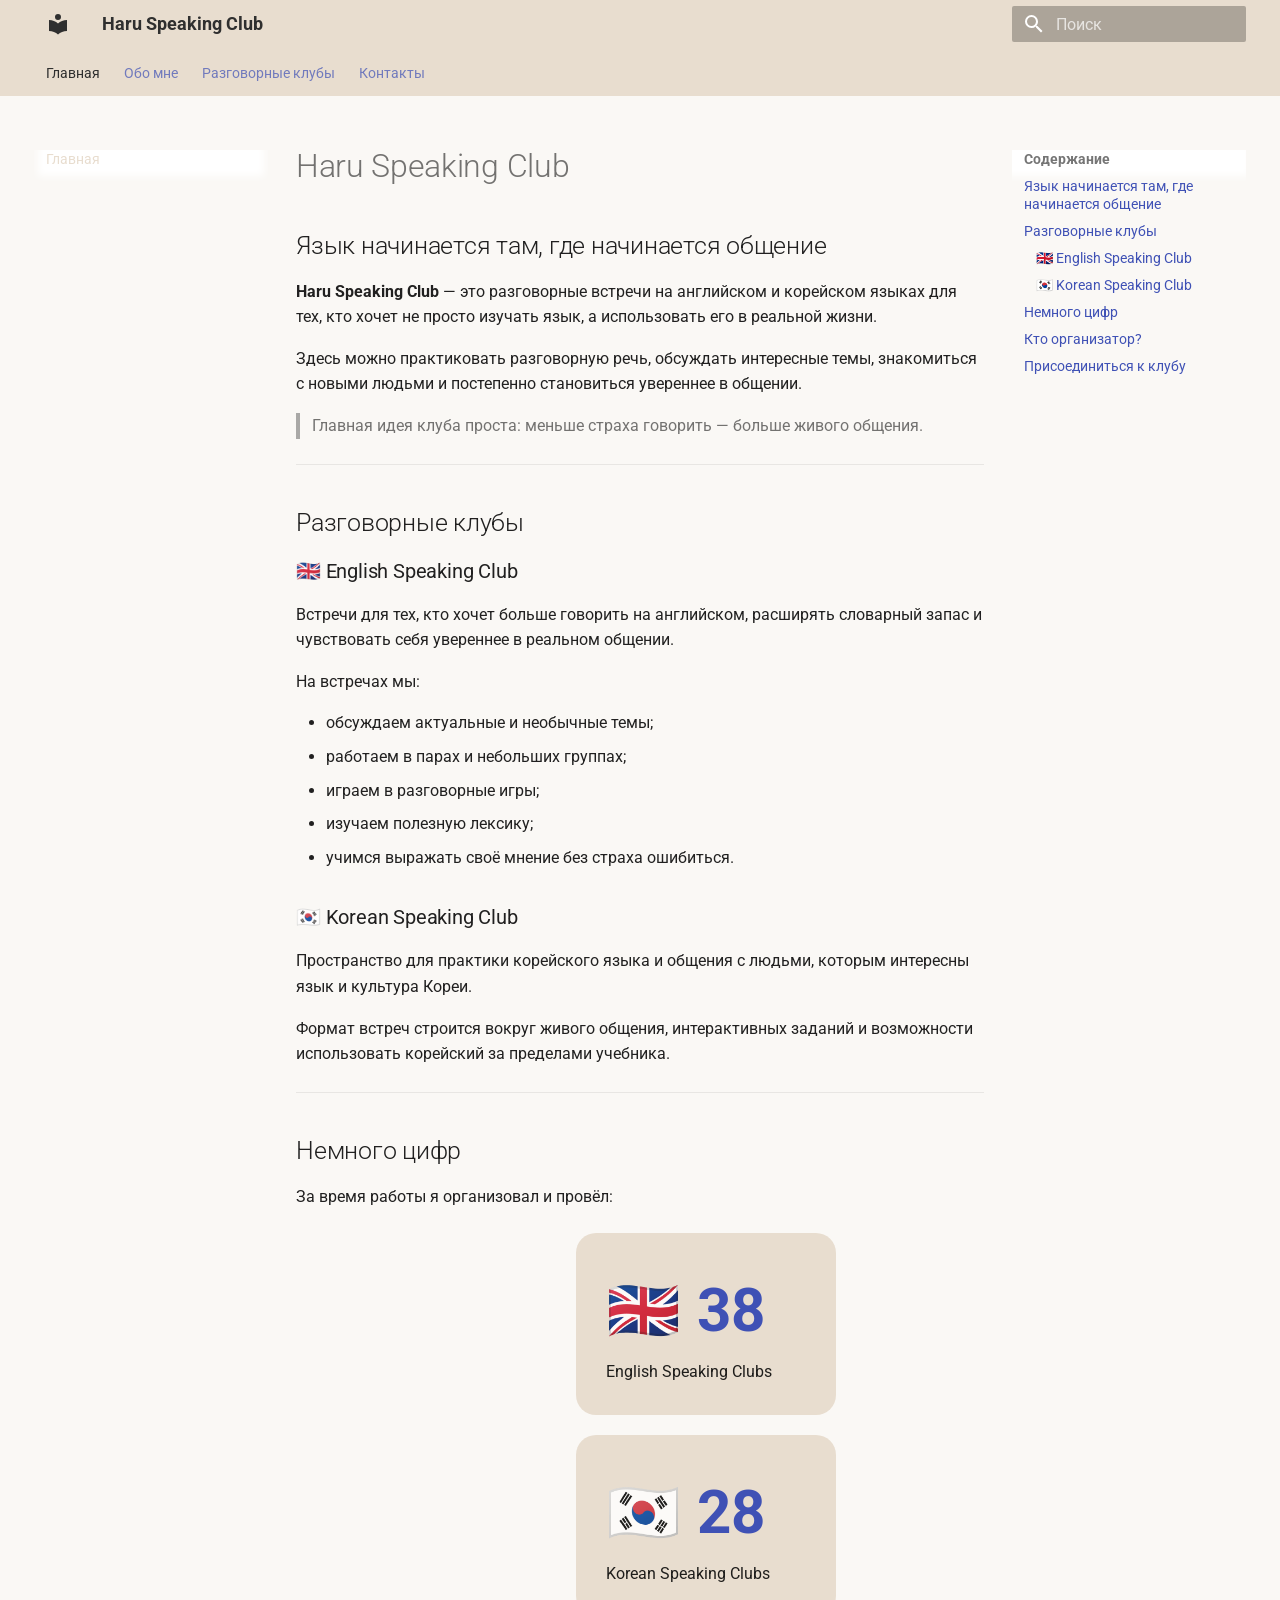
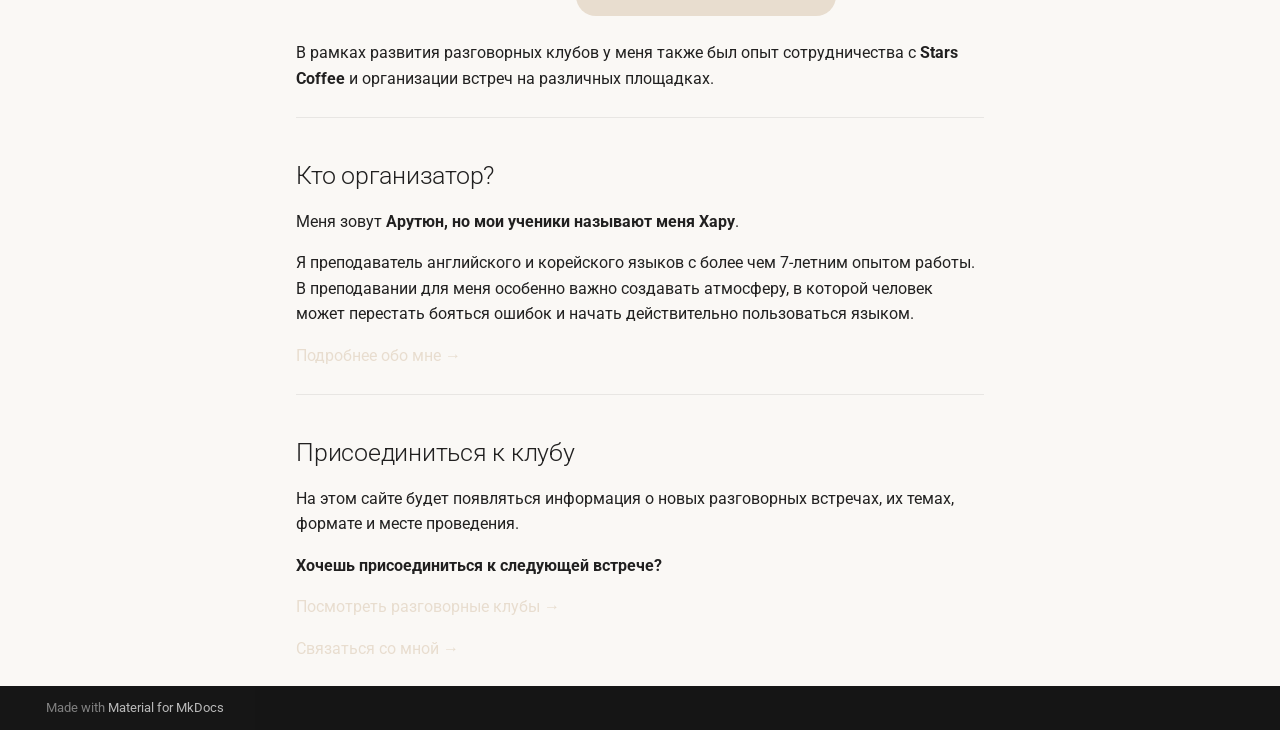
<file: index.html>
<!doctype html>
<html lang="ru" class="no-js">
  <head>
    
      <meta charset="utf-8">
      <meta name="viewport" content="width=device-width,initial-scale=1">
      
        <meta name="description" content="Разговорные клубы английского и корейского языков">
      
      
        <meta name="author" content="Arutyun Surudzhyan">
      
      
      
      
        <link rel="next" href="about/">
      
      
        
      
      
      <link rel="icon" href="assets/images/favicon.png">
      <meta name="generator" content="mkdocs-1.6.1, mkdocs-material-9.7.7">
    
    
      
        <title>Haru Speaking Club</title>
      
    
    
      <link rel="stylesheet" href="assets/stylesheets/main.ec1eaa64.min.css">
      
      


    
    
      
    
    
      
        
        
        <link rel="preconnect" href="https://fonts.gstatic.com" crossorigin>
        <link rel="stylesheet" href="https://fonts.googleapis.com/css?family=Roboto:300,300i,400,400i,700,700i%7CRoboto+Mono:400,400i,700,700i&display=fallback">
        <style>:root{--md-text-font:"Roboto";--md-code-font:"Roboto Mono"}</style>
      
    
    
      <link rel="stylesheet" href="stylesheets/extra.css">
    
    <script>__md_scope=new URL(".",location),__md_hash=e=>[...e].reduce(((e,_)=>(e<<5)-e+_.charCodeAt(0)),0),__md_get=(e,_=localStorage,t=__md_scope)=>JSON.parse(_.getItem(t.pathname+"."+e)),__md_set=(e,_,t=localStorage,a=__md_scope)=>{try{t.setItem(a.pathname+"."+e,JSON.stringify(_))}catch(e){}}</script>
    
      

    
    
  </head>
  
  
    <body dir="ltr">
  
    
    <input class="md-toggle" data-md-toggle="drawer" type="checkbox" id="__drawer" autocomplete="off">
    <input class="md-toggle" data-md-toggle="search" type="checkbox" id="__search" autocomplete="off">
    <label class="md-overlay" for="__drawer"></label>
    <div data-md-component="skip">
      
        
        <a href="#haru-speaking-club" class="md-skip">
          Перейти к содержанию
        </a>
      
    </div>
    <div data-md-component="announce">
      
    </div>
    
    
      

<header class="md-header" data-md-component="header">
  <nav class="md-header__inner md-grid" aria-label="Верхний колонтитул">
    <a href="." title="Haru Speaking Club" class="md-header__button md-logo" aria-label="Haru Speaking Club" data-md-component="logo">
      
  
  <svg xmlns="http://www.w3.org/2000/svg" viewBox="0 0 24 24"><path d="M12 8a3 3 0 0 0 3-3 3 3 0 0 0-3-3 3 3 0 0 0-3 3 3 3 0 0 0 3 3m0 3.54C9.64 9.35 6.5 8 3 8v11c3.5 0 6.64 1.35 9 3.54 2.36-2.19 5.5-3.54 9-3.54V8c-3.5 0-6.64 1.35-9 3.54"/></svg>

    </a>
    <label class="md-header__button md-icon" for="__drawer">
      
      <svg xmlns="http://www.w3.org/2000/svg" viewBox="0 0 24 24"><path d="M3 6h18v2H3zm0 5h18v2H3zm0 5h18v2H3z"/></svg>
    </label>
    <div class="md-header__title" data-md-component="header-title">
      <div class="md-header__ellipsis">
        <div class="md-header__topic">
          <span class="md-ellipsis">
            Haru Speaking Club
          </span>
        </div>
        <div class="md-header__topic" data-md-component="header-topic">
          <span class="md-ellipsis">
            
              Главная
            
          </span>
        </div>
      </div>
    </div>
    
    
      <script>var palette=__md_get("__palette");if(palette&&palette.color){if("(prefers-color-scheme)"===palette.color.media){var media=matchMedia("(prefers-color-scheme: light)"),input=document.querySelector(media.matches?"[data-md-color-media='(prefers-color-scheme: light)']":"[data-md-color-media='(prefers-color-scheme: dark)']");palette.color.media=input.getAttribute("data-md-color-media"),palette.color.scheme=input.getAttribute("data-md-color-scheme"),palette.color.primary=input.getAttribute("data-md-color-primary"),palette.color.accent=input.getAttribute("data-md-color-accent")}for(var[key,value]of Object.entries(palette.color))document.body.setAttribute("data-md-color-"+key,value)}</script>
    
    
    
      
      
        <label class="md-header__button md-icon" for="__search">
          
          <svg xmlns="http://www.w3.org/2000/svg" viewBox="0 0 24 24"><path d="M9.5 3A6.5 6.5 0 0 1 16 9.5c0 1.61-.59 3.09-1.56 4.23l.27.27h.79l5 5-1.5 1.5-5-5v-.79l-.27-.27A6.52 6.52 0 0 1 9.5 16 6.5 6.5 0 0 1 3 9.5 6.5 6.5 0 0 1 9.5 3m0 2C7 5 5 7 5 9.5S7 14 9.5 14 14 12 14 9.5 12 5 9.5 5"/></svg>
        </label>
        <div class="md-search" data-md-component="search" role="dialog">
  <label class="md-search__overlay" for="__search"></label>
  <div class="md-search__inner" role="search">
    <form class="md-search__form" name="search">
      <input type="text" class="md-search__input" name="query" aria-label="Поиск" placeholder="Поиск" autocapitalize="off" autocorrect="off" autocomplete="off" spellcheck="false" data-md-component="search-query" required>
      <label class="md-search__icon md-icon" for="__search">
        
        <svg xmlns="http://www.w3.org/2000/svg" viewBox="0 0 24 24"><path d="M9.5 3A6.5 6.5 0 0 1 16 9.5c0 1.61-.59 3.09-1.56 4.23l.27.27h.79l5 5-1.5 1.5-5-5v-.79l-.27-.27A6.52 6.52 0 0 1 9.5 16 6.5 6.5 0 0 1 3 9.5 6.5 6.5 0 0 1 9.5 3m0 2C7 5 5 7 5 9.5S7 14 9.5 14 14 12 14 9.5 12 5 9.5 5"/></svg>
        
        <svg xmlns="http://www.w3.org/2000/svg" viewBox="0 0 24 24"><path d="M20 11v2H8l5.5 5.5-1.42 1.42L4.16 12l7.92-7.92L13.5 5.5 8 11z"/></svg>
      </label>
      <nav class="md-search__options" aria-label="Поиск">
        
          <a href="javascript:void(0)" class="md-search__icon md-icon" title="Поделиться" aria-label="Поделиться" data-clipboard data-clipboard-text="" data-md-component="search-share" tabindex="-1">
            
            <svg xmlns="http://www.w3.org/2000/svg" viewBox="0 0 24 24"><path d="M18 16.08c-.76 0-1.44.3-1.96.77L8.91 12.7c.05-.23.09-.46.09-.7s-.04-.47-.09-.7l7.05-4.11c.54.5 1.25.81 2.04.81a3 3 0 0 0 3-3 3 3 0 0 0-3-3 3 3 0 0 0-3 3c0 .24.04.47.09.7L8.04 9.81C7.5 9.31 6.79 9 6 9a3 3 0 0 0-3 3 3 3 0 0 0 3 3c.79 0 1.5-.31 2.04-.81l7.12 4.15c-.05.21-.08.43-.08.66 0 1.61 1.31 2.91 2.92 2.91s2.92-1.3 2.92-2.91A2.92 2.92 0 0 0 18 16.08"/></svg>
          </a>
        
        <button type="reset" class="md-search__icon md-icon" title="Очистить" aria-label="Очистить" tabindex="-1">
          
          <svg xmlns="http://www.w3.org/2000/svg" viewBox="0 0 24 24"><path d="M19 6.41 17.59 5 12 10.59 6.41 5 5 6.41 10.59 12 5 17.59 6.41 19 12 13.41 17.59 19 19 17.59 13.41 12z"/></svg>
        </button>
      </nav>
      
    </form>
    <div class="md-search__output">
      <div class="md-search__scrollwrap" tabindex="0" data-md-scrollfix>
        <div class="md-search-result" data-md-component="search-result">
          <div class="md-search-result__meta">
            Инициализация поиска
          </div>
          <ol class="md-search-result__list" role="presentation"></ol>
        </div>
      </div>
    </div>
  </div>
</div>
      
    
    
  </nav>
  
</header>
    
    <div class="md-container" data-md-component="container">
      
      
        
          
            
<nav class="md-tabs" aria-label="Вкладки" data-md-component="tabs">
  <div class="md-grid">
    <ul class="md-tabs__list">
      
        
  
  
  
    
  
  
    <li class="md-tabs__item md-tabs__item--active">
      <a href="." class="md-tabs__link">
        
  
  
    
  
  Главная

      </a>
    </li>
  

      
        
  
  
  
  
    <li class="md-tabs__item">
      <a href="about/" class="md-tabs__link">
        
  
  
    
  
  Обо мне

      </a>
    </li>
  

      
        
  
  
  
  
    <li class="md-tabs__item">
      <a href="clubs/" class="md-tabs__link">
        
  
  
    
  
  Разговорные клубы

      </a>
    </li>
  

      
        
  
  
  
  
    <li class="md-tabs__item">
      <a href="contacts/" class="md-tabs__link">
        
  
  
    
  
  Контакты

      </a>
    </li>
  

      
    </ul>
  </div>
</nav>
          
        
      
      <main class="md-main" data-md-component="main">
        <div class="md-main__inner md-grid">
          
            
              
              <div class="md-sidebar md-sidebar--primary" data-md-component="sidebar" data-md-type="navigation" >
                <div class="md-sidebar__scrollwrap">
                  <div class="md-sidebar__inner">
                    


  


<nav class="md-nav md-nav--primary md-nav--lifted" aria-label="Навигация" data-md-level="0">
  <label class="md-nav__title" for="__drawer">
    <a href="." title="Haru Speaking Club" class="md-nav__button md-logo" aria-label="Haru Speaking Club" data-md-component="logo">
      
  
  <svg xmlns="http://www.w3.org/2000/svg" viewBox="0 0 24 24"><path d="M12 8a3 3 0 0 0 3-3 3 3 0 0 0-3-3 3 3 0 0 0-3 3 3 3 0 0 0 3 3m0 3.54C9.64 9.35 6.5 8 3 8v11c3.5 0 6.64 1.35 9 3.54 2.36-2.19 5.5-3.54 9-3.54V8c-3.5 0-6.64 1.35-9 3.54"/></svg>

    </a>
    Haru Speaking Club
  </label>
  
  <ul class="md-nav__list" data-md-scrollfix>
    
      
      
  
  
    
  
  
  
    <li class="md-nav__item md-nav__item--active">
      
      <input class="md-nav__toggle md-toggle" type="checkbox" id="__toc">
      
      
        
      
      
        <label class="md-nav__link md-nav__link--active" for="__toc">
          
  
  
  <span class="md-ellipsis">
    
  
    Главная
  

    
  </span>
  
  

          <span class="md-nav__icon md-icon"></span>
        </label>
      
      <a href="." class="md-nav__link md-nav__link--active">
        
  
  
  <span class="md-ellipsis">
    
  
    Главная
  

    
  </span>
  
  

      </a>
      
        

<nav class="md-nav md-nav--secondary" aria-label="Содержание">
  
  
  
    
  
  
    <label class="md-nav__title" for="__toc">
      <span class="md-nav__icon md-icon"></span>
      Содержание
    </label>
    <ul class="md-nav__list" data-md-component="toc" data-md-scrollfix>
      
        <li class="md-nav__item">
  <a href="#_1" class="md-nav__link">
    <span class="md-ellipsis">
      
        Язык начинается там, где начинается общение
      
    </span>
  </a>
  
</li>
      
        <li class="md-nav__item">
  <a href="#_2" class="md-nav__link">
    <span class="md-ellipsis">
      
        Разговорные клубы
      
    </span>
  </a>
  
    <nav class="md-nav" aria-label="Разговорные клубы">
      <ul class="md-nav__list">
        
          <li class="md-nav__item">
  <a href="#english-speaking-club" class="md-nav__link">
    <span class="md-ellipsis">
      
        🇬🇧 English Speaking Club
      
    </span>
  </a>
  
</li>
        
          <li class="md-nav__item">
  <a href="#korean-speaking-club" class="md-nav__link">
    <span class="md-ellipsis">
      
        🇰🇷 Korean Speaking Club
      
    </span>
  </a>
  
</li>
        
      </ul>
    </nav>
  
</li>
      
        <li class="md-nav__item">
  <a href="#_3" class="md-nav__link">
    <span class="md-ellipsis">
      
        Немного цифр
      
    </span>
  </a>
  
</li>
      
        <li class="md-nav__item">
  <a href="#_4" class="md-nav__link">
    <span class="md-ellipsis">
      
        Кто организатор?
      
    </span>
  </a>
  
</li>
      
        <li class="md-nav__item">
  <a href="#_5" class="md-nav__link">
    <span class="md-ellipsis">
      
        Присоединиться к клубу
      
    </span>
  </a>
  
</li>
      
    </ul>
  
</nav>
      
    </li>
  

    
      
      
  
  
  
  
    <li class="md-nav__item">
      <a href="about/" class="md-nav__link">
        
  
  
  <span class="md-ellipsis">
    
  
    Обо мне
  

    
  </span>
  
  

      </a>
    </li>
  

    
      
      
  
  
  
  
    <li class="md-nav__item">
      <a href="clubs/" class="md-nav__link">
        
  
  
  <span class="md-ellipsis">
    
  
    Разговорные клубы
  

    
  </span>
  
  

      </a>
    </li>
  

    
      
      
  
  
  
  
    <li class="md-nav__item">
      <a href="contacts/" class="md-nav__link">
        
  
  
  <span class="md-ellipsis">
    
  
    Контакты
  

    
  </span>
  
  

      </a>
    </li>
  

    
  </ul>
</nav>
                  </div>
                </div>
              </div>
            
            
              
              <div class="md-sidebar md-sidebar--secondary" data-md-component="sidebar" data-md-type="toc" >
                <div class="md-sidebar__scrollwrap">
                  <div class="md-sidebar__inner">
                    

<nav class="md-nav md-nav--secondary" aria-label="Содержание">
  
  
  
    
  
  
    <label class="md-nav__title" for="__toc">
      <span class="md-nav__icon md-icon"></span>
      Содержание
    </label>
    <ul class="md-nav__list" data-md-component="toc" data-md-scrollfix>
      
        <li class="md-nav__item">
  <a href="#_1" class="md-nav__link">
    <span class="md-ellipsis">
      
        Язык начинается там, где начинается общение
      
    </span>
  </a>
  
</li>
      
        <li class="md-nav__item">
  <a href="#_2" class="md-nav__link">
    <span class="md-ellipsis">
      
        Разговорные клубы
      
    </span>
  </a>
  
    <nav class="md-nav" aria-label="Разговорные клубы">
      <ul class="md-nav__list">
        
          <li class="md-nav__item">
  <a href="#english-speaking-club" class="md-nav__link">
    <span class="md-ellipsis">
      
        🇬🇧 English Speaking Club
      
    </span>
  </a>
  
</li>
        
          <li class="md-nav__item">
  <a href="#korean-speaking-club" class="md-nav__link">
    <span class="md-ellipsis">
      
        🇰🇷 Korean Speaking Club
      
    </span>
  </a>
  
</li>
        
      </ul>
    </nav>
  
</li>
      
        <li class="md-nav__item">
  <a href="#_3" class="md-nav__link">
    <span class="md-ellipsis">
      
        Немного цифр
      
    </span>
  </a>
  
</li>
      
        <li class="md-nav__item">
  <a href="#_4" class="md-nav__link">
    <span class="md-ellipsis">
      
        Кто организатор?
      
    </span>
  </a>
  
</li>
      
        <li class="md-nav__item">
  <a href="#_5" class="md-nav__link">
    <span class="md-ellipsis">
      
        Присоединиться к клубу
      
    </span>
  </a>
  
</li>
      
    </ul>
  
</nav>
                  </div>
                </div>
              </div>
            
          
          
            <div class="md-content" data-md-component="content">
              
              <article class="md-content__inner md-typeset">
                
                  



<h1 id="haru-speaking-club">Haru Speaking Club</h1>
<h2 id="_1">Язык начинается там, где начинается общение</h2>
<p><strong>Haru Speaking Club</strong> — это разговорные встречи на английском и корейском языках для тех, кто хочет не просто изучать язык, а использовать его в реальной жизни.</p>
<p>Здесь можно практиковать разговорную речь, обсуждать интересные темы, знакомиться с новыми людьми и постепенно становиться увереннее в общении.</p>
<blockquote>
<p>Главная идея клуба проста: меньше страха говорить — больше живого общения.</p>
</blockquote>
<hr />
<h2 id="_2">Разговорные клубы</h2>
<h3 id="english-speaking-club">🇬🇧 English Speaking Club</h3>
<p>Встречи для тех, кто хочет больше говорить на английском, расширять словарный запас и чувствовать себя увереннее в реальном общении.</p>
<p>На встречах мы:</p>
<ul>
<li>обсуждаем актуальные и необычные темы;</li>
<li>работаем в парах и небольших группах;</li>
<li>играем в разговорные игры;</li>
<li>изучаем полезную лексику;</li>
<li>учимся выражать своё мнение без страха ошибиться.</li>
</ul>
<h3 id="korean-speaking-club">🇰🇷 Korean Speaking Club</h3>
<p>Пространство для практики корейского языка и общения с людьми, которым интересны язык и культура Кореи.</p>
<p>Формат встреч строится вокруг живого общения, интерактивных заданий и возможности использовать корейский за пределами учебника.</p>
<hr />
<h2 id="_3">Немного цифр</h2>
<p>За время работы я организовал и провёл:<div class="haru-stats">
<br />
<div class="haru-stat">
   <span class="haru-flag">🇬🇧</span> <span class="haru-number">38</span>
English Speaking Clubs
  </div>
</p>
<div class="haru-stat">
<span class="haru-flag">🇰🇷</span> <span class="haru-number">28</span>

Korean Speaking Clubs
  </div>
</div>
<p>В рамках развития разговорных клубов у меня также был опыт сотрудничества с <strong>Stars Coffee</strong> и организации встреч на различных площадках.</p>
<hr />
<h2 id="_4">Кто организатор?</h2>
<p>Меня зовут <strong>Арутюн, но мои ученики называют меня Хару</strong>.</p>
<p>Я преподаватель английского и корейского языков с более чем 7-летним опытом работы. В преподавании для меня особенно важно создавать атмосферу, в которой человек может перестать бояться ошибок и начать действительно пользоваться языком.</p>
<p><a href="about/">Подробнее обо мне →</a></p>
<hr />
<h2 id="_5">Присоединиться к клубу</h2>
<p>На этом сайте будет появляться информация о новых разговорных встречах, их темах, формате и месте проведения.</p>
<p><strong>Хочешь присоединиться к следующей встрече?</strong></p>
<p><a href="clubs/">Посмотреть разговорные клубы →</a></p>
<p><a href="contacts/">Связаться со мной →</a></p>












                
              </article>
            </div>
          
          
<script>var target=document.getElementById(location.hash.slice(1));target&&target.name&&(target.checked=target.name.startsWith("__tabbed_"))</script>
        </div>
        
          <button type="button" class="md-top md-icon" data-md-component="top" hidden>
  
  <svg xmlns="http://www.w3.org/2000/svg" viewBox="0 0 24 24"><path d="M13 20h-2V8l-5.5 5.5-1.42-1.42L12 4.16l7.92 7.92-1.42 1.42L13 8z"/></svg>
  К началу
</button>
        
      </main>
      
        <footer class="md-footer">
  
  <div class="md-footer-meta md-typeset">
    <div class="md-footer-meta__inner md-grid">
      <div class="md-copyright">
  
  
    Made with
    <a href="https://squidfunk.github.io/mkdocs-material/" target="_blank" rel="noopener">
      Material for MkDocs
    </a>
  
</div>
      
    </div>
  </div>
</footer>
      
    </div>
    <div class="md-dialog" data-md-component="dialog">
      <div class="md-dialog__inner md-typeset"></div>
    </div>
    
    
    
      
      
      <script id="__config" type="application/json">{"annotate": null, "base": ".", "features": ["navigation.tabs", "navigation.sections", "navigation.top", "search.highlight", "search.share"], "search": "assets/javascripts/workers/search.2c215733.min.js", "tags": null, "translations": {"clipboard.copied": "\u0421\u043a\u043e\u043f\u0438\u0440\u043e\u0432\u0430\u043d\u043e \u0432 \u0431\u0443\u0444\u0435\u0440", "clipboard.copy": "\u041a\u043e\u043f\u0438\u0440\u043e\u0432\u0430\u0442\u044c \u0432 \u0431\u0443\u0444\u0435\u0440", "search.result.more.one": "\u0415\u0449\u0451 1 \u043d\u0430 \u044d\u0442\u043e\u0439 \u0441\u0442\u0440\u0430\u043d\u0438\u0446\u0435", "search.result.more.other": "\u0415\u0449\u0451 # \u043d\u0430 \u044d\u0442\u043e\u0439 \u0441\u0442\u0440\u0430\u043d\u0438\u0446\u0435", "search.result.none": "\u0421\u043e\u0432\u043f\u0430\u0434\u0435\u043d\u0438\u0439 \u043d\u0435 \u043d\u0430\u0439\u0434\u0435\u043d\u043e", "search.result.one": "\u041d\u0430\u0439\u0434\u0435\u043d\u043e 1 \u0441\u043e\u0432\u043f\u0430\u0434\u0435\u043d\u0438\u0435", "search.result.other": "\u041d\u0430\u0439\u0434\u0435\u043d\u043e \u0441\u043e\u0432\u043f\u0430\u0434\u0435\u043d\u0438\u0439: #", "search.result.placeholder": "\u041d\u0430\u0447\u043d\u0438\u0442\u0435 \u043f\u0435\u0447\u0430\u0442\u0430\u0442\u044c \u0434\u043b\u044f \u043f\u043e\u0438\u0441\u043a\u0430", "search.result.term.missing": "\u041e\u0442\u0441\u0443\u0442\u0441\u0442\u0432\u0443\u0435\u0442", "select.version": "\u0412\u044b\u0431\u0435\u0440\u0438\u0442\u0435 \u0432\u0435\u0440\u0441\u0438\u044e"}, "version": null}</script>
    
    
      <script src="assets/javascripts/bundle.d7400e89.min.js"></script>
      
    
  </body>
</html>
</file>
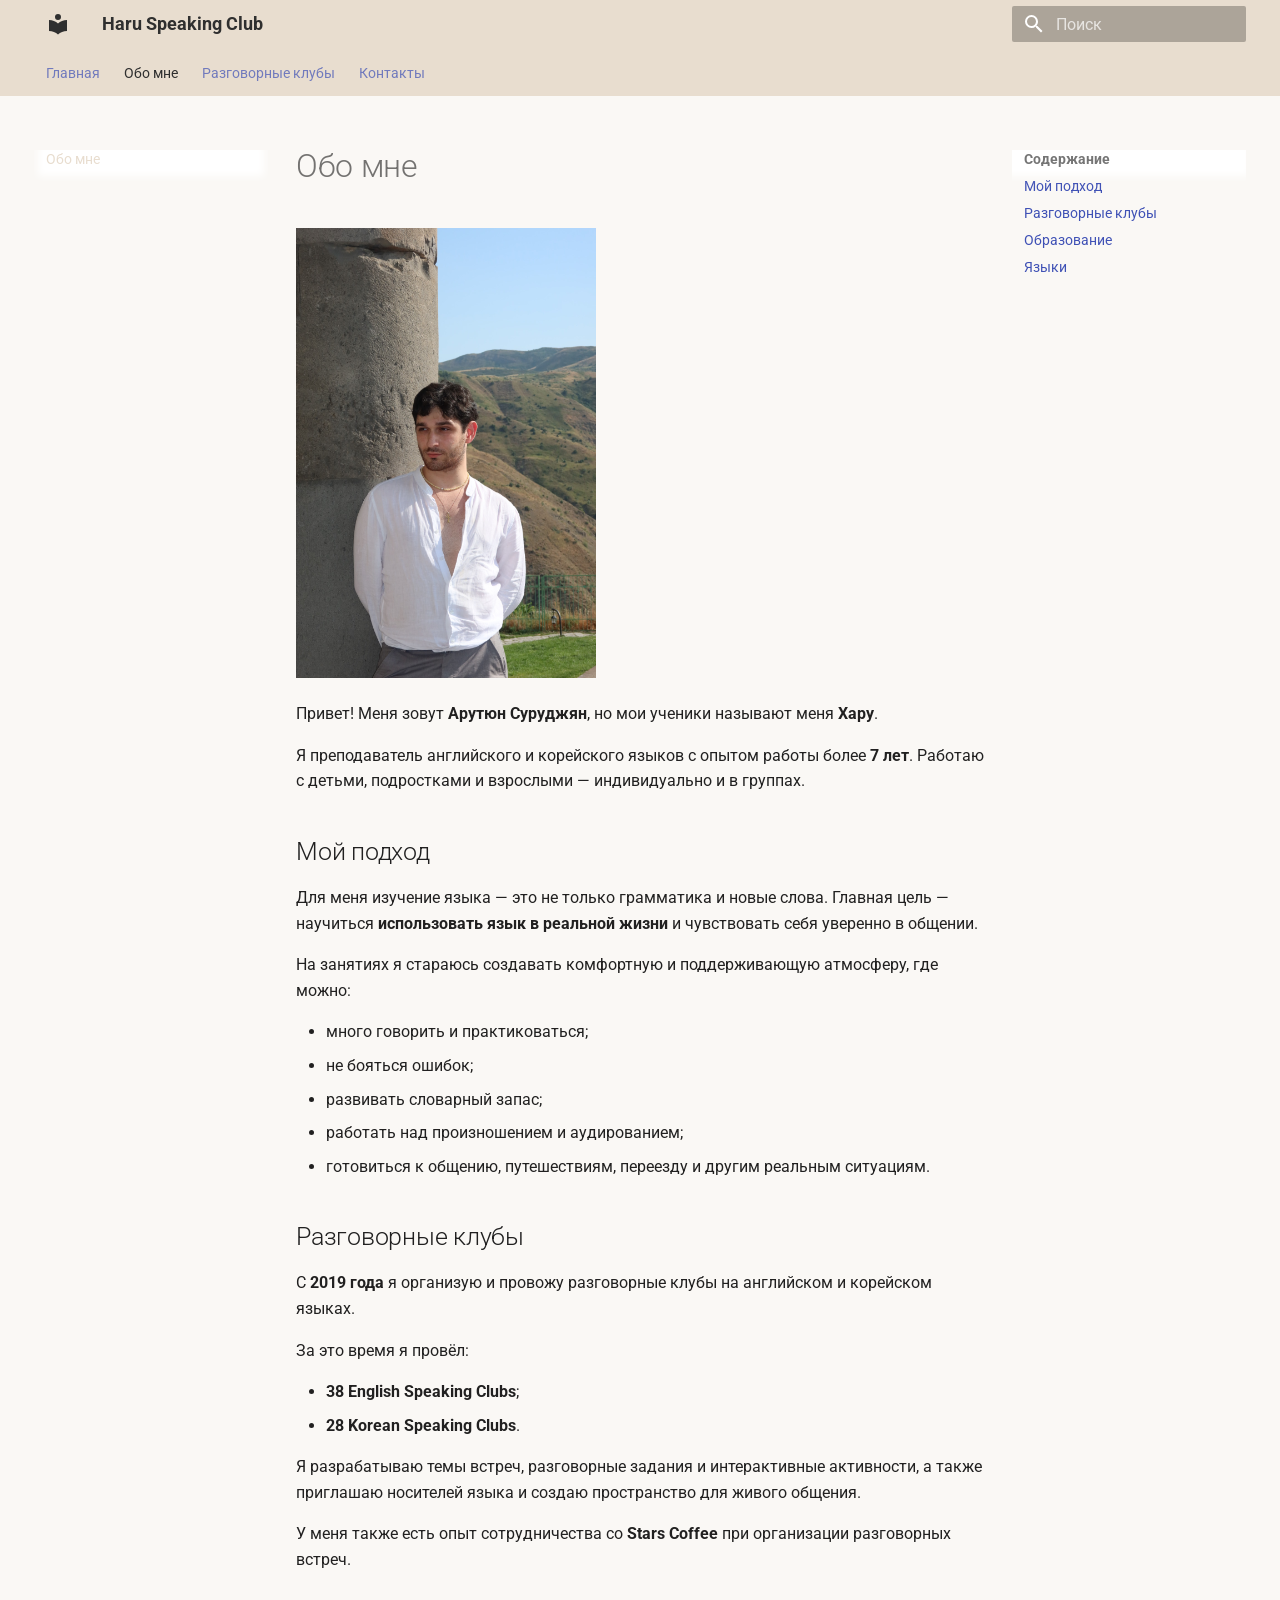
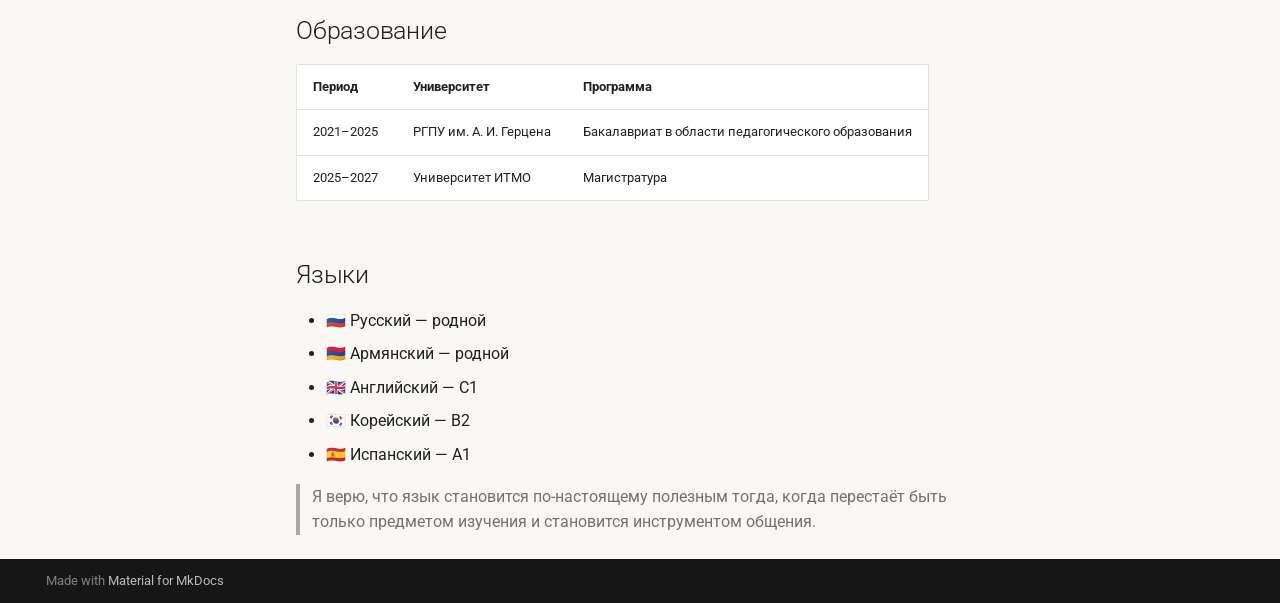
<file: about/index.html>
<!doctype html>
<html lang="ru" class="no-js">
  <head>
    
      <meta charset="utf-8">
      <meta name="viewport" content="width=device-width,initial-scale=1">
      
        <meta name="description" content="Разговорные клубы английского и корейского языков">
      
      
        <meta name="author" content="Arutyun Surudzhyan">
      
      
      
        <link rel="prev" href="..">
      
      
        <link rel="next" href="../clubs/">
      
      
        
      
      
      <link rel="icon" href="../assets/images/favicon.png">
      <meta name="generator" content="mkdocs-1.6.1, mkdocs-material-9.7.7">
    
    
      
        <title>Обо мне - Haru Speaking Club</title>
      
    
    
      <link rel="stylesheet" href="../assets/stylesheets/main.ec1eaa64.min.css">
      
      


    
    
      
    
    
      
        
        
        <link rel="preconnect" href="https://fonts.gstatic.com" crossorigin>
        <link rel="stylesheet" href="https://fonts.googleapis.com/css?family=Roboto:300,300i,400,400i,700,700i%7CRoboto+Mono:400,400i,700,700i&display=fallback">
        <style>:root{--md-text-font:"Roboto";--md-code-font:"Roboto Mono"}</style>
      
    
    
      <link rel="stylesheet" href="../stylesheets/extra.css">
    
    <script>__md_scope=new URL("..",location),__md_hash=e=>[...e].reduce(((e,_)=>(e<<5)-e+_.charCodeAt(0)),0),__md_get=(e,_=localStorage,t=__md_scope)=>JSON.parse(_.getItem(t.pathname+"."+e)),__md_set=(e,_,t=localStorage,a=__md_scope)=>{try{t.setItem(a.pathname+"."+e,JSON.stringify(_))}catch(e){}}</script>
    
      

    
    
  </head>
  
  
    <body dir="ltr">
  
    
    <input class="md-toggle" data-md-toggle="drawer" type="checkbox" id="__drawer" autocomplete="off">
    <input class="md-toggle" data-md-toggle="search" type="checkbox" id="__search" autocomplete="off">
    <label class="md-overlay" for="__drawer"></label>
    <div data-md-component="skip">
      
        
        <a href="#_1" class="md-skip">
          Перейти к содержанию
        </a>
      
    </div>
    <div data-md-component="announce">
      
    </div>
    
    
      

<header class="md-header" data-md-component="header">
  <nav class="md-header__inner md-grid" aria-label="Верхний колонтитул">
    <a href=".." title="Haru Speaking Club" class="md-header__button md-logo" aria-label="Haru Speaking Club" data-md-component="logo">
      
  
  <svg xmlns="http://www.w3.org/2000/svg" viewBox="0 0 24 24"><path d="M12 8a3 3 0 0 0 3-3 3 3 0 0 0-3-3 3 3 0 0 0-3 3 3 3 0 0 0 3 3m0 3.54C9.64 9.35 6.5 8 3 8v11c3.5 0 6.64 1.35 9 3.54 2.36-2.19 5.5-3.54 9-3.54V8c-3.5 0-6.64 1.35-9 3.54"/></svg>

    </a>
    <label class="md-header__button md-icon" for="__drawer">
      
      <svg xmlns="http://www.w3.org/2000/svg" viewBox="0 0 24 24"><path d="M3 6h18v2H3zm0 5h18v2H3zm0 5h18v2H3z"/></svg>
    </label>
    <div class="md-header__title" data-md-component="header-title">
      <div class="md-header__ellipsis">
        <div class="md-header__topic">
          <span class="md-ellipsis">
            Haru Speaking Club
          </span>
        </div>
        <div class="md-header__topic" data-md-component="header-topic">
          <span class="md-ellipsis">
            
              Обо мне
            
          </span>
        </div>
      </div>
    </div>
    
    
      <script>var palette=__md_get("__palette");if(palette&&palette.color){if("(prefers-color-scheme)"===palette.color.media){var media=matchMedia("(prefers-color-scheme: light)"),input=document.querySelector(media.matches?"[data-md-color-media='(prefers-color-scheme: light)']":"[data-md-color-media='(prefers-color-scheme: dark)']");palette.color.media=input.getAttribute("data-md-color-media"),palette.color.scheme=input.getAttribute("data-md-color-scheme"),palette.color.primary=input.getAttribute("data-md-color-primary"),palette.color.accent=input.getAttribute("data-md-color-accent")}for(var[key,value]of Object.entries(palette.color))document.body.setAttribute("data-md-color-"+key,value)}</script>
    
    
    
      
      
        <label class="md-header__button md-icon" for="__search">
          
          <svg xmlns="http://www.w3.org/2000/svg" viewBox="0 0 24 24"><path d="M9.5 3A6.5 6.5 0 0 1 16 9.5c0 1.61-.59 3.09-1.56 4.23l.27.27h.79l5 5-1.5 1.5-5-5v-.79l-.27-.27A6.52 6.52 0 0 1 9.5 16 6.5 6.5 0 0 1 3 9.5 6.5 6.5 0 0 1 9.5 3m0 2C7 5 5 7 5 9.5S7 14 9.5 14 14 12 14 9.5 12 5 9.5 5"/></svg>
        </label>
        <div class="md-search" data-md-component="search" role="dialog">
  <label class="md-search__overlay" for="__search"></label>
  <div class="md-search__inner" role="search">
    <form class="md-search__form" name="search">
      <input type="text" class="md-search__input" name="query" aria-label="Поиск" placeholder="Поиск" autocapitalize="off" autocorrect="off" autocomplete="off" spellcheck="false" data-md-component="search-query" required>
      <label class="md-search__icon md-icon" for="__search">
        
        <svg xmlns="http://www.w3.org/2000/svg" viewBox="0 0 24 24"><path d="M9.5 3A6.5 6.5 0 0 1 16 9.5c0 1.61-.59 3.09-1.56 4.23l.27.27h.79l5 5-1.5 1.5-5-5v-.79l-.27-.27A6.52 6.52 0 0 1 9.5 16 6.5 6.5 0 0 1 3 9.5 6.5 6.5 0 0 1 9.5 3m0 2C7 5 5 7 5 9.5S7 14 9.5 14 14 12 14 9.5 12 5 9.5 5"/></svg>
        
        <svg xmlns="http://www.w3.org/2000/svg" viewBox="0 0 24 24"><path d="M20 11v2H8l5.5 5.5-1.42 1.42L4.16 12l7.92-7.92L13.5 5.5 8 11z"/></svg>
      </label>
      <nav class="md-search__options" aria-label="Поиск">
        
          <a href="javascript:void(0)" class="md-search__icon md-icon" title="Поделиться" aria-label="Поделиться" data-clipboard data-clipboard-text="" data-md-component="search-share" tabindex="-1">
            
            <svg xmlns="http://www.w3.org/2000/svg" viewBox="0 0 24 24"><path d="M18 16.08c-.76 0-1.44.3-1.96.77L8.91 12.7c.05-.23.09-.46.09-.7s-.04-.47-.09-.7l7.05-4.11c.54.5 1.25.81 2.04.81a3 3 0 0 0 3-3 3 3 0 0 0-3-3 3 3 0 0 0-3 3c0 .24.04.47.09.7L8.04 9.81C7.5 9.31 6.79 9 6 9a3 3 0 0 0-3 3 3 3 0 0 0 3 3c.79 0 1.5-.31 2.04-.81l7.12 4.15c-.05.21-.08.43-.08.66 0 1.61 1.31 2.91 2.92 2.91s2.92-1.3 2.92-2.91A2.92 2.92 0 0 0 18 16.08"/></svg>
          </a>
        
        <button type="reset" class="md-search__icon md-icon" title="Очистить" aria-label="Очистить" tabindex="-1">
          
          <svg xmlns="http://www.w3.org/2000/svg" viewBox="0 0 24 24"><path d="M19 6.41 17.59 5 12 10.59 6.41 5 5 6.41 10.59 12 5 17.59 6.41 19 12 13.41 17.59 19 19 17.59 13.41 12z"/></svg>
        </button>
      </nav>
      
    </form>
    <div class="md-search__output">
      <div class="md-search__scrollwrap" tabindex="0" data-md-scrollfix>
        <div class="md-search-result" data-md-component="search-result">
          <div class="md-search-result__meta">
            Инициализация поиска
          </div>
          <ol class="md-search-result__list" role="presentation"></ol>
        </div>
      </div>
    </div>
  </div>
</div>
      
    
    
  </nav>
  
</header>
    
    <div class="md-container" data-md-component="container">
      
      
        
          
            
<nav class="md-tabs" aria-label="Вкладки" data-md-component="tabs">
  <div class="md-grid">
    <ul class="md-tabs__list">
      
        
  
  
  
  
    <li class="md-tabs__item">
      <a href=".." class="md-tabs__link">
        
  
  
    
  
  Главная

      </a>
    </li>
  

      
        
  
  
  
    
  
  
    <li class="md-tabs__item md-tabs__item--active">
      <a href="./" class="md-tabs__link">
        
  
  
    
  
  Обо мне

      </a>
    </li>
  

      
        
  
  
  
  
    <li class="md-tabs__item">
      <a href="../clubs/" class="md-tabs__link">
        
  
  
    
  
  Разговорные клубы

      </a>
    </li>
  

      
        
  
  
  
  
    <li class="md-tabs__item">
      <a href="../contacts/" class="md-tabs__link">
        
  
  
    
  
  Контакты

      </a>
    </li>
  

      
    </ul>
  </div>
</nav>
          
        
      
      <main class="md-main" data-md-component="main">
        <div class="md-main__inner md-grid">
          
            
              
              <div class="md-sidebar md-sidebar--primary" data-md-component="sidebar" data-md-type="navigation" >
                <div class="md-sidebar__scrollwrap">
                  <div class="md-sidebar__inner">
                    


  


<nav class="md-nav md-nav--primary md-nav--lifted" aria-label="Навигация" data-md-level="0">
  <label class="md-nav__title" for="__drawer">
    <a href=".." title="Haru Speaking Club" class="md-nav__button md-logo" aria-label="Haru Speaking Club" data-md-component="logo">
      
  
  <svg xmlns="http://www.w3.org/2000/svg" viewBox="0 0 24 24"><path d="M12 8a3 3 0 0 0 3-3 3 3 0 0 0-3-3 3 3 0 0 0-3 3 3 3 0 0 0 3 3m0 3.54C9.64 9.35 6.5 8 3 8v11c3.5 0 6.64 1.35 9 3.54 2.36-2.19 5.5-3.54 9-3.54V8c-3.5 0-6.64 1.35-9 3.54"/></svg>

    </a>
    Haru Speaking Club
  </label>
  
  <ul class="md-nav__list" data-md-scrollfix>
    
      
      
  
  
  
  
    <li class="md-nav__item">
      <a href=".." class="md-nav__link">
        
  
  
  <span class="md-ellipsis">
    
  
    Главная
  

    
  </span>
  
  

      </a>
    </li>
  

    
      
      
  
  
    
  
  
  
    <li class="md-nav__item md-nav__item--active">
      
      <input class="md-nav__toggle md-toggle" type="checkbox" id="__toc">
      
      
        
      
      
        <label class="md-nav__link md-nav__link--active" for="__toc">
          
  
  
  <span class="md-ellipsis">
    
  
    Обо мне
  

    
  </span>
  
  

          <span class="md-nav__icon md-icon"></span>
        </label>
      
      <a href="./" class="md-nav__link md-nav__link--active">
        
  
  
  <span class="md-ellipsis">
    
  
    Обо мне
  

    
  </span>
  
  

      </a>
      
        

<nav class="md-nav md-nav--secondary" aria-label="Содержание">
  
  
  
    
  
  
    <label class="md-nav__title" for="__toc">
      <span class="md-nav__icon md-icon"></span>
      Содержание
    </label>
    <ul class="md-nav__list" data-md-component="toc" data-md-scrollfix>
      
        <li class="md-nav__item">
  <a href="#_2" class="md-nav__link">
    <span class="md-ellipsis">
      
        Мой подход
      
    </span>
  </a>
  
</li>
      
        <li class="md-nav__item">
  <a href="#_3" class="md-nav__link">
    <span class="md-ellipsis">
      
        Разговорные клубы
      
    </span>
  </a>
  
</li>
      
        <li class="md-nav__item">
  <a href="#_4" class="md-nav__link">
    <span class="md-ellipsis">
      
        Образование
      
    </span>
  </a>
  
</li>
      
        <li class="md-nav__item">
  <a href="#_5" class="md-nav__link">
    <span class="md-ellipsis">
      
        Языки
      
    </span>
  </a>
  
</li>
      
    </ul>
  
</nav>
      
    </li>
  

    
      
      
  
  
  
  
    <li class="md-nav__item">
      <a href="../clubs/" class="md-nav__link">
        
  
  
  <span class="md-ellipsis">
    
  
    Разговорные клубы
  

    
  </span>
  
  

      </a>
    </li>
  

    
      
      
  
  
  
  
    <li class="md-nav__item">
      <a href="../contacts/" class="md-nav__link">
        
  
  
  <span class="md-ellipsis">
    
  
    Контакты
  

    
  </span>
  
  

      </a>
    </li>
  

    
  </ul>
</nav>
                  </div>
                </div>
              </div>
            
            
              
              <div class="md-sidebar md-sidebar--secondary" data-md-component="sidebar" data-md-type="toc" >
                <div class="md-sidebar__scrollwrap">
                  <div class="md-sidebar__inner">
                    

<nav class="md-nav md-nav--secondary" aria-label="Содержание">
  
  
  
    
  
  
    <label class="md-nav__title" for="__toc">
      <span class="md-nav__icon md-icon"></span>
      Содержание
    </label>
    <ul class="md-nav__list" data-md-component="toc" data-md-scrollfix>
      
        <li class="md-nav__item">
  <a href="#_2" class="md-nav__link">
    <span class="md-ellipsis">
      
        Мой подход
      
    </span>
  </a>
  
</li>
      
        <li class="md-nav__item">
  <a href="#_3" class="md-nav__link">
    <span class="md-ellipsis">
      
        Разговорные клубы
      
    </span>
  </a>
  
</li>
      
        <li class="md-nav__item">
  <a href="#_4" class="md-nav__link">
    <span class="md-ellipsis">
      
        Образование
      
    </span>
  </a>
  
</li>
      
        <li class="md-nav__item">
  <a href="#_5" class="md-nav__link">
    <span class="md-ellipsis">
      
        Языки
      
    </span>
  </a>
  
</li>
      
    </ul>
  
</nav>
                  </div>
                </div>
              </div>
            
          
          
            <div class="md-content" data-md-component="content">
              
              <article class="md-content__inner md-typeset">
                
                  



<h1 id="_1">Обо мне</h1>
<p><img src="../images/IMG_1567.JPG" alt="Арутюн — организатор Haru Speaking Club" width="300"></p>
<p>Привет! Меня зовут <strong>Арутюн Суруджян</strong>, но мои ученики называют меня <strong>Хару</strong>.</p>
<p>Я преподаватель английского и корейского языков с опытом работы более <strong>7 лет</strong>. Работаю с детьми, подростками и взрослыми — индивидуально и в группах.</p>
<h2 id="_2">Мой подход</h2>
<p>Для меня изучение языка — это не только грамматика и новые слова. Главная цель — научиться <strong>использовать язык в реальной жизни</strong> и чувствовать себя уверенно в общении.</p>
<p>На занятиях я стараюсь создавать комфортную и поддерживающую атмосферу, где можно:</p>
<ul>
<li>много говорить и практиковаться;</li>
<li>не бояться ошибок;</li>
<li>развивать словарный запас;</li>
<li>работать над произношением и аудированием;</li>
<li>готовиться к общению, путешествиям, переезду и другим реальным ситуациям.</li>
</ul>
<h2 id="_3">Разговорные клубы</h2>
<p>С <strong>2019 года</strong> я организую и провожу разговорные клубы на английском и корейском языках.</p>
<p>За это время я провёл:</p>
<ul>
<li><strong>38 English Speaking Clubs</strong>;</li>
<li><strong>28 Korean Speaking Clubs</strong>.</li>
</ul>
<p>Я разрабатываю темы встреч, разговорные задания и интерактивные активности, а также приглашаю носителей языка и создаю пространство для живого общения.</p>
<p>У меня также есть опыт сотрудничества со <strong>Stars Coffee</strong> при организации разговорных встреч.</p>
<h2 id="_4">Образование</h2>
<table>
<thead>
<tr>
<th>Период</th>
<th>Университет</th>
<th>Программа</th>
</tr>
</thead>
<tbody>
<tr>
<td>2021–2025</td>
<td>РГПУ им. А. И. Герцена</td>
<td>Бакалавриат в области педагогического образования</td>
</tr>
<tr>
<td>2025–2027</td>
<td>Университет ИТМО</td>
<td>Магистратура</td>
</tr>
</tbody>
</table>
<h2 id="_5">Языки</h2>
<ul>
<li>🇷🇺 Русский — родной</li>
<li>🇦🇲 Армянский — родной</li>
<li>🇬🇧 Английский — C1</li>
<li>🇰🇷 Корейский — B2</li>
<li>🇪🇸 Испанский — A1</li>
</ul>
<blockquote>
<p>Я верю, что язык становится по-настоящему полезным тогда, когда перестаёт быть только предметом изучения и становится инструментом общения.</p>
</blockquote>












                
              </article>
            </div>
          
          
<script>var target=document.getElementById(location.hash.slice(1));target&&target.name&&(target.checked=target.name.startsWith("__tabbed_"))</script>
        </div>
        
          <button type="button" class="md-top md-icon" data-md-component="top" hidden>
  
  <svg xmlns="http://www.w3.org/2000/svg" viewBox="0 0 24 24"><path d="M13 20h-2V8l-5.5 5.5-1.42-1.42L12 4.16l7.92 7.92-1.42 1.42L13 8z"/></svg>
  К началу
</button>
        
      </main>
      
        <footer class="md-footer">
  
  <div class="md-footer-meta md-typeset">
    <div class="md-footer-meta__inner md-grid">
      <div class="md-copyright">
  
  
    Made with
    <a href="https://squidfunk.github.io/mkdocs-material/" target="_blank" rel="noopener">
      Material for MkDocs
    </a>
  
</div>
      
    </div>
  </div>
</footer>
      
    </div>
    <div class="md-dialog" data-md-component="dialog">
      <div class="md-dialog__inner md-typeset"></div>
    </div>
    
    
    
      
      
      <script id="__config" type="application/json">{"annotate": null, "base": "..", "features": ["navigation.tabs", "navigation.sections", "navigation.top", "search.highlight", "search.share"], "search": "../assets/javascripts/workers/search.2c215733.min.js", "tags": null, "translations": {"clipboard.copied": "\u0421\u043a\u043e\u043f\u0438\u0440\u043e\u0432\u0430\u043d\u043e \u0432 \u0431\u0443\u0444\u0435\u0440", "clipboard.copy": "\u041a\u043e\u043f\u0438\u0440\u043e\u0432\u0430\u0442\u044c \u0432 \u0431\u0443\u0444\u0435\u0440", "search.result.more.one": "\u0415\u0449\u0451 1 \u043d\u0430 \u044d\u0442\u043e\u0439 \u0441\u0442\u0440\u0430\u043d\u0438\u0446\u0435", "search.result.more.other": "\u0415\u0449\u0451 # \u043d\u0430 \u044d\u0442\u043e\u0439 \u0441\u0442\u0440\u0430\u043d\u0438\u0446\u0435", "search.result.none": "\u0421\u043e\u0432\u043f\u0430\u0434\u0435\u043d\u0438\u0439 \u043d\u0435 \u043d\u0430\u0439\u0434\u0435\u043d\u043e", "search.result.one": "\u041d\u0430\u0439\u0434\u0435\u043d\u043e 1 \u0441\u043e\u0432\u043f\u0430\u0434\u0435\u043d\u0438\u0435", "search.result.other": "\u041d\u0430\u0439\u0434\u0435\u043d\u043e \u0441\u043e\u0432\u043f\u0430\u0434\u0435\u043d\u0438\u0439: #", "search.result.placeholder": "\u041d\u0430\u0447\u043d\u0438\u0442\u0435 \u043f\u0435\u0447\u0430\u0442\u0430\u0442\u044c \u0434\u043b\u044f \u043f\u043e\u0438\u0441\u043a\u0430", "search.result.term.missing": "\u041e\u0442\u0441\u0443\u0442\u0441\u0442\u0432\u0443\u0435\u0442", "select.version": "\u0412\u044b\u0431\u0435\u0440\u0438\u0442\u0435 \u0432\u0435\u0440\u0441\u0438\u044e"}, "version": null}</script>
    
    
      <script src="../assets/javascripts/bundle.d7400e89.min.js"></script>
      
    
  </body>
</html>
</file>
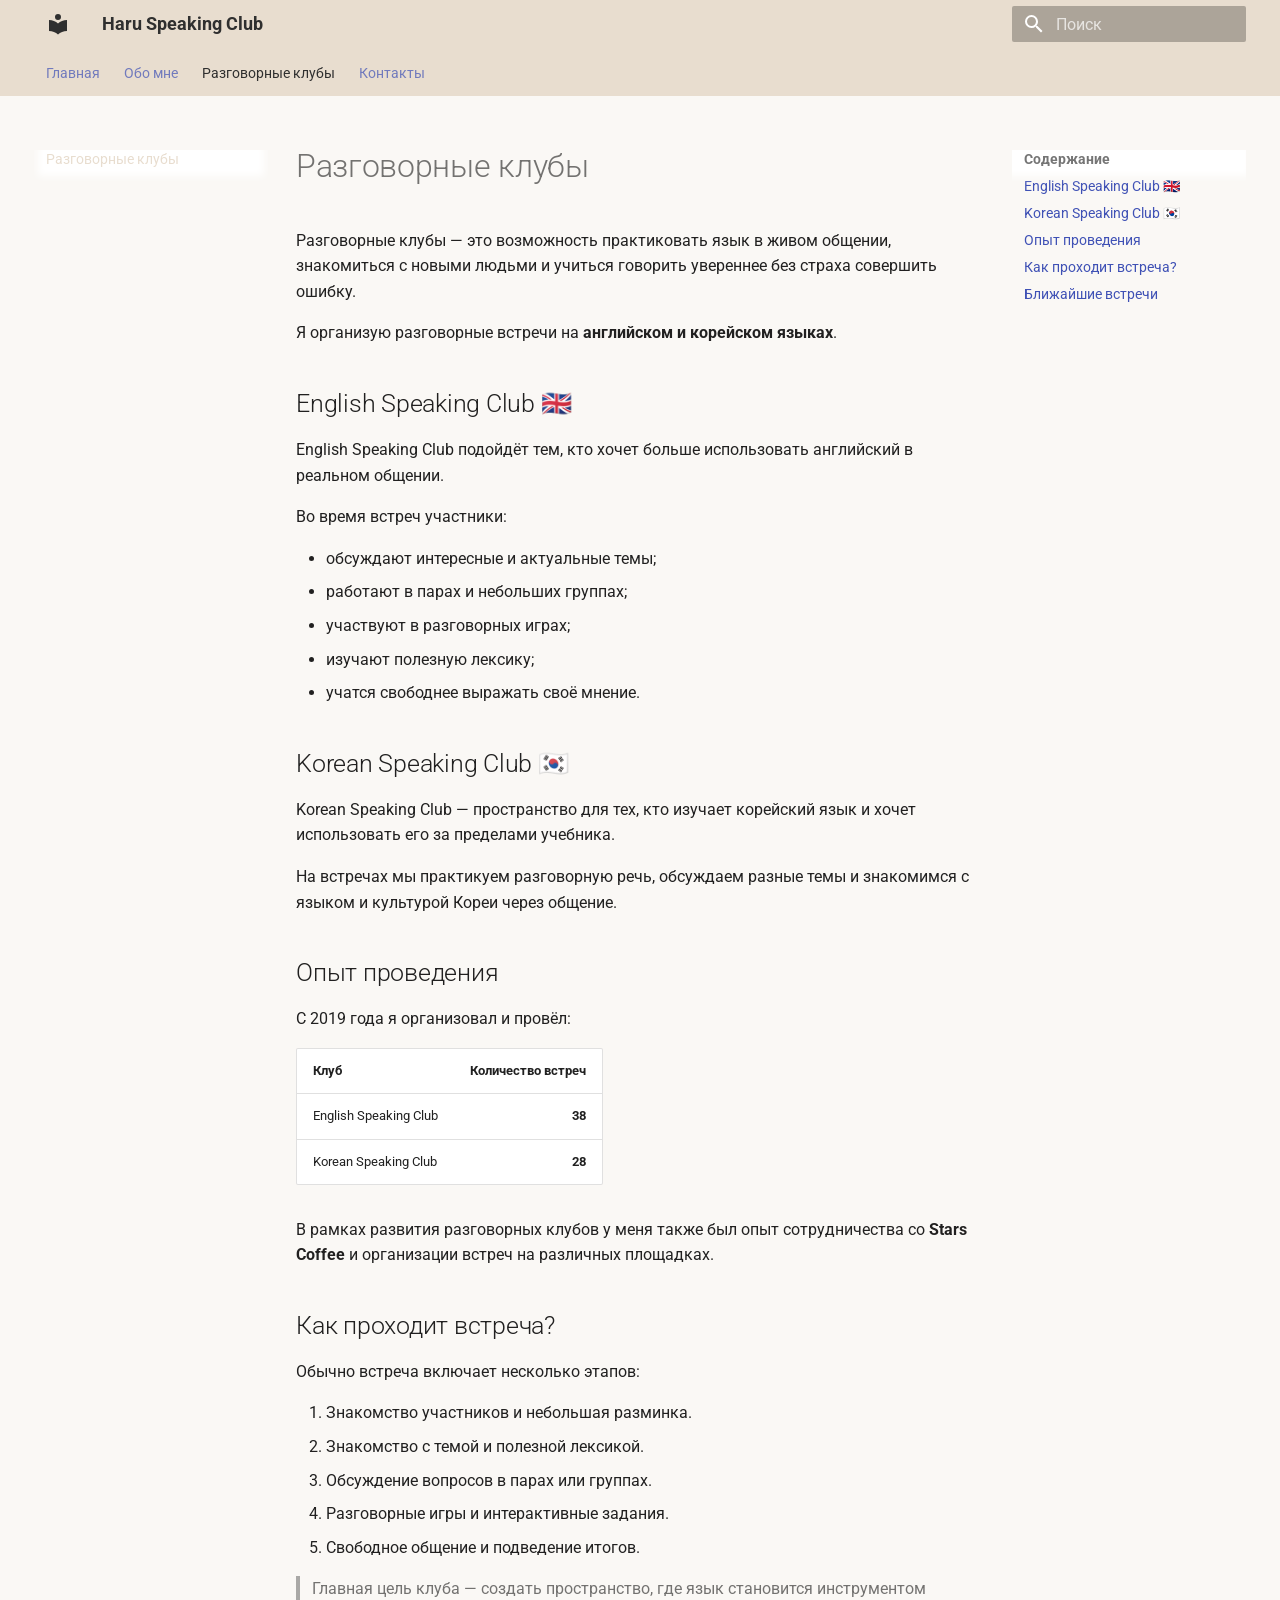
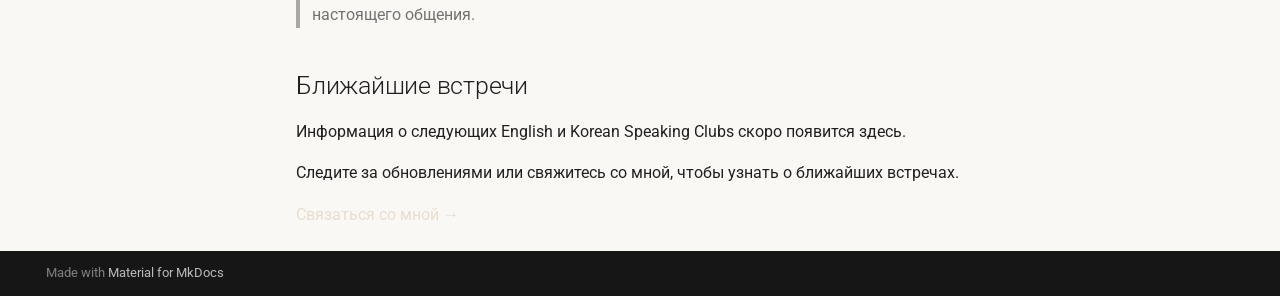
<file: clubs/index.html>
<!doctype html>
<html lang="ru" class="no-js">
  <head>
    
      <meta charset="utf-8">
      <meta name="viewport" content="width=device-width,initial-scale=1">
      
        <meta name="description" content="Разговорные клубы английского и корейского языков">
      
      
        <meta name="author" content="Arutyun Surudzhyan">
      
      
      
        <link rel="prev" href="../about/">
      
      
        <link rel="next" href="../contacts/">
      
      
        
      
      
      <link rel="icon" href="../assets/images/favicon.png">
      <meta name="generator" content="mkdocs-1.6.1, mkdocs-material-9.7.7">
    
    
      
        <title>Разговорные клубы - Haru Speaking Club</title>
      
    
    
      <link rel="stylesheet" href="../assets/stylesheets/main.ec1eaa64.min.css">
      
      


    
    
      
    
    
      
        
        
        <link rel="preconnect" href="https://fonts.gstatic.com" crossorigin>
        <link rel="stylesheet" href="https://fonts.googleapis.com/css?family=Roboto:300,300i,400,400i,700,700i%7CRoboto+Mono:400,400i,700,700i&display=fallback">
        <style>:root{--md-text-font:"Roboto";--md-code-font:"Roboto Mono"}</style>
      
    
    
      <link rel="stylesheet" href="../stylesheets/extra.css">
    
    <script>__md_scope=new URL("..",location),__md_hash=e=>[...e].reduce(((e,_)=>(e<<5)-e+_.charCodeAt(0)),0),__md_get=(e,_=localStorage,t=__md_scope)=>JSON.parse(_.getItem(t.pathname+"."+e)),__md_set=(e,_,t=localStorage,a=__md_scope)=>{try{t.setItem(a.pathname+"."+e,JSON.stringify(_))}catch(e){}}</script>
    
      

    
    
  </head>
  
  
    <body dir="ltr">
  
    
    <input class="md-toggle" data-md-toggle="drawer" type="checkbox" id="__drawer" autocomplete="off">
    <input class="md-toggle" data-md-toggle="search" type="checkbox" id="__search" autocomplete="off">
    <label class="md-overlay" for="__drawer"></label>
    <div data-md-component="skip">
      
        
        <a href="#_1" class="md-skip">
          Перейти к содержанию
        </a>
      
    </div>
    <div data-md-component="announce">
      
    </div>
    
    
      

<header class="md-header" data-md-component="header">
  <nav class="md-header__inner md-grid" aria-label="Верхний колонтитул">
    <a href=".." title="Haru Speaking Club" class="md-header__button md-logo" aria-label="Haru Speaking Club" data-md-component="logo">
      
  
  <svg xmlns="http://www.w3.org/2000/svg" viewBox="0 0 24 24"><path d="M12 8a3 3 0 0 0 3-3 3 3 0 0 0-3-3 3 3 0 0 0-3 3 3 3 0 0 0 3 3m0 3.54C9.64 9.35 6.5 8 3 8v11c3.5 0 6.64 1.35 9 3.54 2.36-2.19 5.5-3.54 9-3.54V8c-3.5 0-6.64 1.35-9 3.54"/></svg>

    </a>
    <label class="md-header__button md-icon" for="__drawer">
      
      <svg xmlns="http://www.w3.org/2000/svg" viewBox="0 0 24 24"><path d="M3 6h18v2H3zm0 5h18v2H3zm0 5h18v2H3z"/></svg>
    </label>
    <div class="md-header__title" data-md-component="header-title">
      <div class="md-header__ellipsis">
        <div class="md-header__topic">
          <span class="md-ellipsis">
            Haru Speaking Club
          </span>
        </div>
        <div class="md-header__topic" data-md-component="header-topic">
          <span class="md-ellipsis">
            
              Разговорные клубы
            
          </span>
        </div>
      </div>
    </div>
    
    
      <script>var palette=__md_get("__palette");if(palette&&palette.color){if("(prefers-color-scheme)"===palette.color.media){var media=matchMedia("(prefers-color-scheme: light)"),input=document.querySelector(media.matches?"[data-md-color-media='(prefers-color-scheme: light)']":"[data-md-color-media='(prefers-color-scheme: dark)']");palette.color.media=input.getAttribute("data-md-color-media"),palette.color.scheme=input.getAttribute("data-md-color-scheme"),palette.color.primary=input.getAttribute("data-md-color-primary"),palette.color.accent=input.getAttribute("data-md-color-accent")}for(var[key,value]of Object.entries(palette.color))document.body.setAttribute("data-md-color-"+key,value)}</script>
    
    
    
      
      
        <label class="md-header__button md-icon" for="__search">
          
          <svg xmlns="http://www.w3.org/2000/svg" viewBox="0 0 24 24"><path d="M9.5 3A6.5 6.5 0 0 1 16 9.5c0 1.61-.59 3.09-1.56 4.23l.27.27h.79l5 5-1.5 1.5-5-5v-.79l-.27-.27A6.52 6.52 0 0 1 9.5 16 6.5 6.5 0 0 1 3 9.5 6.5 6.5 0 0 1 9.5 3m0 2C7 5 5 7 5 9.5S7 14 9.5 14 14 12 14 9.5 12 5 9.5 5"/></svg>
        </label>
        <div class="md-search" data-md-component="search" role="dialog">
  <label class="md-search__overlay" for="__search"></label>
  <div class="md-search__inner" role="search">
    <form class="md-search__form" name="search">
      <input type="text" class="md-search__input" name="query" aria-label="Поиск" placeholder="Поиск" autocapitalize="off" autocorrect="off" autocomplete="off" spellcheck="false" data-md-component="search-query" required>
      <label class="md-search__icon md-icon" for="__search">
        
        <svg xmlns="http://www.w3.org/2000/svg" viewBox="0 0 24 24"><path d="M9.5 3A6.5 6.5 0 0 1 16 9.5c0 1.61-.59 3.09-1.56 4.23l.27.27h.79l5 5-1.5 1.5-5-5v-.79l-.27-.27A6.52 6.52 0 0 1 9.5 16 6.5 6.5 0 0 1 3 9.5 6.5 6.5 0 0 1 9.5 3m0 2C7 5 5 7 5 9.5S7 14 9.5 14 14 12 14 9.5 12 5 9.5 5"/></svg>
        
        <svg xmlns="http://www.w3.org/2000/svg" viewBox="0 0 24 24"><path d="M20 11v2H8l5.5 5.5-1.42 1.42L4.16 12l7.92-7.92L13.5 5.5 8 11z"/></svg>
      </label>
      <nav class="md-search__options" aria-label="Поиск">
        
          <a href="javascript:void(0)" class="md-search__icon md-icon" title="Поделиться" aria-label="Поделиться" data-clipboard data-clipboard-text="" data-md-component="search-share" tabindex="-1">
            
            <svg xmlns="http://www.w3.org/2000/svg" viewBox="0 0 24 24"><path d="M18 16.08c-.76 0-1.44.3-1.96.77L8.91 12.7c.05-.23.09-.46.09-.7s-.04-.47-.09-.7l7.05-4.11c.54.5 1.25.81 2.04.81a3 3 0 0 0 3-3 3 3 0 0 0-3-3 3 3 0 0 0-3 3c0 .24.04.47.09.7L8.04 9.81C7.5 9.31 6.79 9 6 9a3 3 0 0 0-3 3 3 3 0 0 0 3 3c.79 0 1.5-.31 2.04-.81l7.12 4.15c-.05.21-.08.43-.08.66 0 1.61 1.31 2.91 2.92 2.91s2.92-1.3 2.92-2.91A2.92 2.92 0 0 0 18 16.08"/></svg>
          </a>
        
        <button type="reset" class="md-search__icon md-icon" title="Очистить" aria-label="Очистить" tabindex="-1">
          
          <svg xmlns="http://www.w3.org/2000/svg" viewBox="0 0 24 24"><path d="M19 6.41 17.59 5 12 10.59 6.41 5 5 6.41 10.59 12 5 17.59 6.41 19 12 13.41 17.59 19 19 17.59 13.41 12z"/></svg>
        </button>
      </nav>
      
    </form>
    <div class="md-search__output">
      <div class="md-search__scrollwrap" tabindex="0" data-md-scrollfix>
        <div class="md-search-result" data-md-component="search-result">
          <div class="md-search-result__meta">
            Инициализация поиска
          </div>
          <ol class="md-search-result__list" role="presentation"></ol>
        </div>
      </div>
    </div>
  </div>
</div>
      
    
    
  </nav>
  
</header>
    
    <div class="md-container" data-md-component="container">
      
      
        
          
            
<nav class="md-tabs" aria-label="Вкладки" data-md-component="tabs">
  <div class="md-grid">
    <ul class="md-tabs__list">
      
        
  
  
  
  
    <li class="md-tabs__item">
      <a href=".." class="md-tabs__link">
        
  
  
    
  
  Главная

      </a>
    </li>
  

      
        
  
  
  
  
    <li class="md-tabs__item">
      <a href="../about/" class="md-tabs__link">
        
  
  
    
  
  Обо мне

      </a>
    </li>
  

      
        
  
  
  
    
  
  
    <li class="md-tabs__item md-tabs__item--active">
      <a href="./" class="md-tabs__link">
        
  
  
    
  
  Разговорные клубы

      </a>
    </li>
  

      
        
  
  
  
  
    <li class="md-tabs__item">
      <a href="../contacts/" class="md-tabs__link">
        
  
  
    
  
  Контакты

      </a>
    </li>
  

      
    </ul>
  </div>
</nav>
          
        
      
      <main class="md-main" data-md-component="main">
        <div class="md-main__inner md-grid">
          
            
              
              <div class="md-sidebar md-sidebar--primary" data-md-component="sidebar" data-md-type="navigation" >
                <div class="md-sidebar__scrollwrap">
                  <div class="md-sidebar__inner">
                    


  


<nav class="md-nav md-nav--primary md-nav--lifted" aria-label="Навигация" data-md-level="0">
  <label class="md-nav__title" for="__drawer">
    <a href=".." title="Haru Speaking Club" class="md-nav__button md-logo" aria-label="Haru Speaking Club" data-md-component="logo">
      
  
  <svg xmlns="http://www.w3.org/2000/svg" viewBox="0 0 24 24"><path d="M12 8a3 3 0 0 0 3-3 3 3 0 0 0-3-3 3 3 0 0 0-3 3 3 3 0 0 0 3 3m0 3.54C9.64 9.35 6.5 8 3 8v11c3.5 0 6.64 1.35 9 3.54 2.36-2.19 5.5-3.54 9-3.54V8c-3.5 0-6.64 1.35-9 3.54"/></svg>

    </a>
    Haru Speaking Club
  </label>
  
  <ul class="md-nav__list" data-md-scrollfix>
    
      
      
  
  
  
  
    <li class="md-nav__item">
      <a href=".." class="md-nav__link">
        
  
  
  <span class="md-ellipsis">
    
  
    Главная
  

    
  </span>
  
  

      </a>
    </li>
  

    
      
      
  
  
  
  
    <li class="md-nav__item">
      <a href="../about/" class="md-nav__link">
        
  
  
  <span class="md-ellipsis">
    
  
    Обо мне
  

    
  </span>
  
  

      </a>
    </li>
  

    
      
      
  
  
    
  
  
  
    <li class="md-nav__item md-nav__item--active">
      
      <input class="md-nav__toggle md-toggle" type="checkbox" id="__toc">
      
      
        
      
      
        <label class="md-nav__link md-nav__link--active" for="__toc">
          
  
  
  <span class="md-ellipsis">
    
  
    Разговорные клубы
  

    
  </span>
  
  

          <span class="md-nav__icon md-icon"></span>
        </label>
      
      <a href="./" class="md-nav__link md-nav__link--active">
        
  
  
  <span class="md-ellipsis">
    
  
    Разговорные клубы
  

    
  </span>
  
  

      </a>
      
        

<nav class="md-nav md-nav--secondary" aria-label="Содержание">
  
  
  
    
  
  
    <label class="md-nav__title" for="__toc">
      <span class="md-nav__icon md-icon"></span>
      Содержание
    </label>
    <ul class="md-nav__list" data-md-component="toc" data-md-scrollfix>
      
        <li class="md-nav__item">
  <a href="#english-speaking-club" class="md-nav__link">
    <span class="md-ellipsis">
      
        English Speaking Club 🇬🇧
      
    </span>
  </a>
  
</li>
      
        <li class="md-nav__item">
  <a href="#korean-speaking-club" class="md-nav__link">
    <span class="md-ellipsis">
      
        Korean Speaking Club 🇰🇷
      
    </span>
  </a>
  
</li>
      
        <li class="md-nav__item">
  <a href="#_2" class="md-nav__link">
    <span class="md-ellipsis">
      
        Опыт проведения
      
    </span>
  </a>
  
</li>
      
        <li class="md-nav__item">
  <a href="#_3" class="md-nav__link">
    <span class="md-ellipsis">
      
        Как проходит встреча?
      
    </span>
  </a>
  
</li>
      
        <li class="md-nav__item">
  <a href="#_4" class="md-nav__link">
    <span class="md-ellipsis">
      
        Ближайшие встречи
      
    </span>
  </a>
  
</li>
      
    </ul>
  
</nav>
      
    </li>
  

    
      
      
  
  
  
  
    <li class="md-nav__item">
      <a href="../contacts/" class="md-nav__link">
        
  
  
  <span class="md-ellipsis">
    
  
    Контакты
  

    
  </span>
  
  

      </a>
    </li>
  

    
  </ul>
</nav>
                  </div>
                </div>
              </div>
            
            
              
              <div class="md-sidebar md-sidebar--secondary" data-md-component="sidebar" data-md-type="toc" >
                <div class="md-sidebar__scrollwrap">
                  <div class="md-sidebar__inner">
                    

<nav class="md-nav md-nav--secondary" aria-label="Содержание">
  
  
  
    
  
  
    <label class="md-nav__title" for="__toc">
      <span class="md-nav__icon md-icon"></span>
      Содержание
    </label>
    <ul class="md-nav__list" data-md-component="toc" data-md-scrollfix>
      
        <li class="md-nav__item">
  <a href="#english-speaking-club" class="md-nav__link">
    <span class="md-ellipsis">
      
        English Speaking Club 🇬🇧
      
    </span>
  </a>
  
</li>
      
        <li class="md-nav__item">
  <a href="#korean-speaking-club" class="md-nav__link">
    <span class="md-ellipsis">
      
        Korean Speaking Club 🇰🇷
      
    </span>
  </a>
  
</li>
      
        <li class="md-nav__item">
  <a href="#_2" class="md-nav__link">
    <span class="md-ellipsis">
      
        Опыт проведения
      
    </span>
  </a>
  
</li>
      
        <li class="md-nav__item">
  <a href="#_3" class="md-nav__link">
    <span class="md-ellipsis">
      
        Как проходит встреча?
      
    </span>
  </a>
  
</li>
      
        <li class="md-nav__item">
  <a href="#_4" class="md-nav__link">
    <span class="md-ellipsis">
      
        Ближайшие встречи
      
    </span>
  </a>
  
</li>
      
    </ul>
  
</nav>
                  </div>
                </div>
              </div>
            
          
          
            <div class="md-content" data-md-component="content">
              
              <article class="md-content__inner md-typeset">
                
                  



<h1 id="_1">Разговорные клубы</h1>
<p>Разговорные клубы — это возможность практиковать язык в живом общении, знакомиться с новыми людьми и учиться говорить увереннее без страха совершить ошибку.</p>
<p>Я организую разговорные встречи на <strong>английском и корейском языках</strong>.</p>
<h2 id="english-speaking-club">English Speaking Club 🇬🇧</h2>
<p>English Speaking Club подойдёт тем, кто хочет больше использовать английский в реальном общении.</p>
<p>Во время встреч участники:</p>
<ul>
<li>обсуждают интересные и актуальные темы;</li>
<li>работают в парах и небольших группах;</li>
<li>участвуют в разговорных играх;</li>
<li>изучают полезную лексику;</li>
<li>учатся свободнее выражать своё мнение.</li>
</ul>
<h2 id="korean-speaking-club">Korean Speaking Club 🇰🇷</h2>
<p>Korean Speaking Club — пространство для тех, кто изучает корейский язык и хочет использовать его за пределами учебника.</p>
<p>На встречах мы практикуем разговорную речь, обсуждаем разные темы и знакомимся с языком и культурой Кореи через общение.</p>
<h2 id="_2">Опыт проведения</h2>
<p>С 2019 года я организовал и провёл:</p>
<table>
<thead>
<tr>
<th>Клуб</th>
<th style="text-align: right;">Количество встреч</th>
</tr>
</thead>
<tbody>
<tr>
<td>English Speaking Club</td>
<td style="text-align: right;"><strong>38</strong></td>
</tr>
<tr>
<td>Korean Speaking Club</td>
<td style="text-align: right;"><strong>28</strong></td>
</tr>
</tbody>
</table>
<p>В рамках развития разговорных клубов у меня также был опыт сотрудничества со <strong>Stars Coffee</strong> и организации встреч на различных площадках.</p>
<h2 id="_3">Как проходит встреча?</h2>
<p>Обычно встреча включает несколько этапов:</p>
<ol>
<li>Знакомство участников и небольшая разминка.</li>
<li>Знакомство с темой и полезной лексикой.</li>
<li>Обсуждение вопросов в парах или группах.</li>
<li>Разговорные игры и интерактивные задания.</li>
<li>Свободное общение и подведение итогов.</li>
</ol>
<blockquote>
<p>Главная цель клуба — создать пространство, где язык становится инструментом настоящего общения.</p>
</blockquote>
<h2 id="_4">Ближайшие встречи</h2>
<p>Информация о следующих English и Korean Speaking Clubs скоро появится здесь.</p>
<p>Следите за обновлениями или свяжитесь со мной, чтобы узнать о ближайших встречах.</p>
<p><a href="../contacts/">Связаться со мной →</a></p>












                
              </article>
            </div>
          
          
<script>var target=document.getElementById(location.hash.slice(1));target&&target.name&&(target.checked=target.name.startsWith("__tabbed_"))</script>
        </div>
        
          <button type="button" class="md-top md-icon" data-md-component="top" hidden>
  
  <svg xmlns="http://www.w3.org/2000/svg" viewBox="0 0 24 24"><path d="M13 20h-2V8l-5.5 5.5-1.42-1.42L12 4.16l7.92 7.92-1.42 1.42L13 8z"/></svg>
  К началу
</button>
        
      </main>
      
        <footer class="md-footer">
  
  <div class="md-footer-meta md-typeset">
    <div class="md-footer-meta__inner md-grid">
      <div class="md-copyright">
  
  
    Made with
    <a href="https://squidfunk.github.io/mkdocs-material/" target="_blank" rel="noopener">
      Material for MkDocs
    </a>
  
</div>
      
    </div>
  </div>
</footer>
      
    </div>
    <div class="md-dialog" data-md-component="dialog">
      <div class="md-dialog__inner md-typeset"></div>
    </div>
    
    
    
      
      
      <script id="__config" type="application/json">{"annotate": null, "base": "..", "features": ["navigation.tabs", "navigation.sections", "navigation.top", "search.highlight", "search.share"], "search": "../assets/javascripts/workers/search.2c215733.min.js", "tags": null, "translations": {"clipboard.copied": "\u0421\u043a\u043e\u043f\u0438\u0440\u043e\u0432\u0430\u043d\u043e \u0432 \u0431\u0443\u0444\u0435\u0440", "clipboard.copy": "\u041a\u043e\u043f\u0438\u0440\u043e\u0432\u0430\u0442\u044c \u0432 \u0431\u0443\u0444\u0435\u0440", "search.result.more.one": "\u0415\u0449\u0451 1 \u043d\u0430 \u044d\u0442\u043e\u0439 \u0441\u0442\u0440\u0430\u043d\u0438\u0446\u0435", "search.result.more.other": "\u0415\u0449\u0451 # \u043d\u0430 \u044d\u0442\u043e\u0439 \u0441\u0442\u0440\u0430\u043d\u0438\u0446\u0435", "search.result.none": "\u0421\u043e\u0432\u043f\u0430\u0434\u0435\u043d\u0438\u0439 \u043d\u0435 \u043d\u0430\u0439\u0434\u0435\u043d\u043e", "search.result.one": "\u041d\u0430\u0439\u0434\u0435\u043d\u043e 1 \u0441\u043e\u0432\u043f\u0430\u0434\u0435\u043d\u0438\u0435", "search.result.other": "\u041d\u0430\u0439\u0434\u0435\u043d\u043e \u0441\u043e\u0432\u043f\u0430\u0434\u0435\u043d\u0438\u0439: #", "search.result.placeholder": "\u041d\u0430\u0447\u043d\u0438\u0442\u0435 \u043f\u0435\u0447\u0430\u0442\u0430\u0442\u044c \u0434\u043b\u044f \u043f\u043e\u0438\u0441\u043a\u0430", "search.result.term.missing": "\u041e\u0442\u0441\u0443\u0442\u0441\u0442\u0432\u0443\u0435\u0442", "select.version": "\u0412\u044b\u0431\u0435\u0440\u0438\u0442\u0435 \u0432\u0435\u0440\u0441\u0438\u044e"}, "version": null}</script>
    
    
      <script src="../assets/javascripts/bundle.d7400e89.min.js"></script>
      
    
  </body>
</html>
</file>
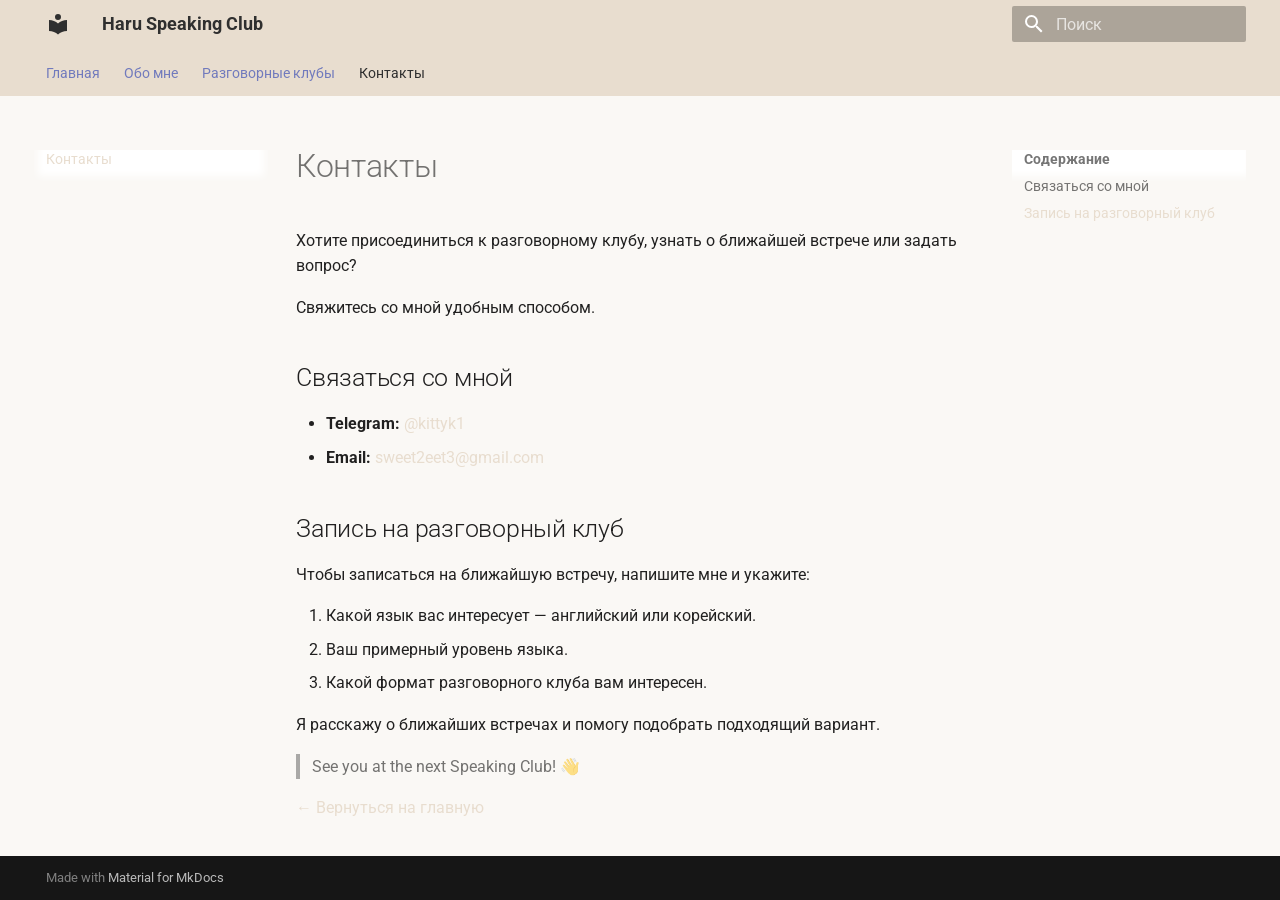
<file: contacts/index.html>
<!doctype html>
<html lang="ru" class="no-js">
  <head>
    
      <meta charset="utf-8">
      <meta name="viewport" content="width=device-width,initial-scale=1">
      
        <meta name="description" content="Разговорные клубы английского и корейского языков">
      
      
        <meta name="author" content="Arutyun Surudzhyan">
      
      
      
        <link rel="prev" href="../clubs/">
      
      
      
        
      
      
      <link rel="icon" href="../assets/images/favicon.png">
      <meta name="generator" content="mkdocs-1.6.1, mkdocs-material-9.7.7">
    
    
      
        <title>Контакты - Haru Speaking Club</title>
      
    
    
      <link rel="stylesheet" href="../assets/stylesheets/main.ec1eaa64.min.css">
      
      


    
    
      
    
    
      
        
        
        <link rel="preconnect" href="https://fonts.gstatic.com" crossorigin>
        <link rel="stylesheet" href="https://fonts.googleapis.com/css?family=Roboto:300,300i,400,400i,700,700i%7CRoboto+Mono:400,400i,700,700i&display=fallback">
        <style>:root{--md-text-font:"Roboto";--md-code-font:"Roboto Mono"}</style>
      
    
    
      <link rel="stylesheet" href="../stylesheets/extra.css">
    
    <script>__md_scope=new URL("..",location),__md_hash=e=>[...e].reduce(((e,_)=>(e<<5)-e+_.charCodeAt(0)),0),__md_get=(e,_=localStorage,t=__md_scope)=>JSON.parse(_.getItem(t.pathname+"."+e)),__md_set=(e,_,t=localStorage,a=__md_scope)=>{try{t.setItem(a.pathname+"."+e,JSON.stringify(_))}catch(e){}}</script>
    
      

    
    
  </head>
  
  
    <body dir="ltr">
  
    
    <input class="md-toggle" data-md-toggle="drawer" type="checkbox" id="__drawer" autocomplete="off">
    <input class="md-toggle" data-md-toggle="search" type="checkbox" id="__search" autocomplete="off">
    <label class="md-overlay" for="__drawer"></label>
    <div data-md-component="skip">
      
        
        <a href="#_1" class="md-skip">
          Перейти к содержанию
        </a>
      
    </div>
    <div data-md-component="announce">
      
    </div>
    
    
      

<header class="md-header" data-md-component="header">
  <nav class="md-header__inner md-grid" aria-label="Верхний колонтитул">
    <a href=".." title="Haru Speaking Club" class="md-header__button md-logo" aria-label="Haru Speaking Club" data-md-component="logo">
      
  
  <svg xmlns="http://www.w3.org/2000/svg" viewBox="0 0 24 24"><path d="M12 8a3 3 0 0 0 3-3 3 3 0 0 0-3-3 3 3 0 0 0-3 3 3 3 0 0 0 3 3m0 3.54C9.64 9.35 6.5 8 3 8v11c3.5 0 6.64 1.35 9 3.54 2.36-2.19 5.5-3.54 9-3.54V8c-3.5 0-6.64 1.35-9 3.54"/></svg>

    </a>
    <label class="md-header__button md-icon" for="__drawer">
      
      <svg xmlns="http://www.w3.org/2000/svg" viewBox="0 0 24 24"><path d="M3 6h18v2H3zm0 5h18v2H3zm0 5h18v2H3z"/></svg>
    </label>
    <div class="md-header__title" data-md-component="header-title">
      <div class="md-header__ellipsis">
        <div class="md-header__topic">
          <span class="md-ellipsis">
            Haru Speaking Club
          </span>
        </div>
        <div class="md-header__topic" data-md-component="header-topic">
          <span class="md-ellipsis">
            
              Контакты
            
          </span>
        </div>
      </div>
    </div>
    
    
      <script>var palette=__md_get("__palette");if(palette&&palette.color){if("(prefers-color-scheme)"===palette.color.media){var media=matchMedia("(prefers-color-scheme: light)"),input=document.querySelector(media.matches?"[data-md-color-media='(prefers-color-scheme: light)']":"[data-md-color-media='(prefers-color-scheme: dark)']");palette.color.media=input.getAttribute("data-md-color-media"),palette.color.scheme=input.getAttribute("data-md-color-scheme"),palette.color.primary=input.getAttribute("data-md-color-primary"),palette.color.accent=input.getAttribute("data-md-color-accent")}for(var[key,value]of Object.entries(palette.color))document.body.setAttribute("data-md-color-"+key,value)}</script>
    
    
    
      
      
        <label class="md-header__button md-icon" for="__search">
          
          <svg xmlns="http://www.w3.org/2000/svg" viewBox="0 0 24 24"><path d="M9.5 3A6.5 6.5 0 0 1 16 9.5c0 1.61-.59 3.09-1.56 4.23l.27.27h.79l5 5-1.5 1.5-5-5v-.79l-.27-.27A6.52 6.52 0 0 1 9.5 16 6.5 6.5 0 0 1 3 9.5 6.5 6.5 0 0 1 9.5 3m0 2C7 5 5 7 5 9.5S7 14 9.5 14 14 12 14 9.5 12 5 9.5 5"/></svg>
        </label>
        <div class="md-search" data-md-component="search" role="dialog">
  <label class="md-search__overlay" for="__search"></label>
  <div class="md-search__inner" role="search">
    <form class="md-search__form" name="search">
      <input type="text" class="md-search__input" name="query" aria-label="Поиск" placeholder="Поиск" autocapitalize="off" autocorrect="off" autocomplete="off" spellcheck="false" data-md-component="search-query" required>
      <label class="md-search__icon md-icon" for="__search">
        
        <svg xmlns="http://www.w3.org/2000/svg" viewBox="0 0 24 24"><path d="M9.5 3A6.5 6.5 0 0 1 16 9.5c0 1.61-.59 3.09-1.56 4.23l.27.27h.79l5 5-1.5 1.5-5-5v-.79l-.27-.27A6.52 6.52 0 0 1 9.5 16 6.5 6.5 0 0 1 3 9.5 6.5 6.5 0 0 1 9.5 3m0 2C7 5 5 7 5 9.5S7 14 9.5 14 14 12 14 9.5 12 5 9.5 5"/></svg>
        
        <svg xmlns="http://www.w3.org/2000/svg" viewBox="0 0 24 24"><path d="M20 11v2H8l5.5 5.5-1.42 1.42L4.16 12l7.92-7.92L13.5 5.5 8 11z"/></svg>
      </label>
      <nav class="md-search__options" aria-label="Поиск">
        
          <a href="javascript:void(0)" class="md-search__icon md-icon" title="Поделиться" aria-label="Поделиться" data-clipboard data-clipboard-text="" data-md-component="search-share" tabindex="-1">
            
            <svg xmlns="http://www.w3.org/2000/svg" viewBox="0 0 24 24"><path d="M18 16.08c-.76 0-1.44.3-1.96.77L8.91 12.7c.05-.23.09-.46.09-.7s-.04-.47-.09-.7l7.05-4.11c.54.5 1.25.81 2.04.81a3 3 0 0 0 3-3 3 3 0 0 0-3-3 3 3 0 0 0-3 3c0 .24.04.47.09.7L8.04 9.81C7.5 9.31 6.79 9 6 9a3 3 0 0 0-3 3 3 3 0 0 0 3 3c.79 0 1.5-.31 2.04-.81l7.12 4.15c-.05.21-.08.43-.08.66 0 1.61 1.31 2.91 2.92 2.91s2.92-1.3 2.92-2.91A2.92 2.92 0 0 0 18 16.08"/></svg>
          </a>
        
        <button type="reset" class="md-search__icon md-icon" title="Очистить" aria-label="Очистить" tabindex="-1">
          
          <svg xmlns="http://www.w3.org/2000/svg" viewBox="0 0 24 24"><path d="M19 6.41 17.59 5 12 10.59 6.41 5 5 6.41 10.59 12 5 17.59 6.41 19 12 13.41 17.59 19 19 17.59 13.41 12z"/></svg>
        </button>
      </nav>
      
    </form>
    <div class="md-search__output">
      <div class="md-search__scrollwrap" tabindex="0" data-md-scrollfix>
        <div class="md-search-result" data-md-component="search-result">
          <div class="md-search-result__meta">
            Инициализация поиска
          </div>
          <ol class="md-search-result__list" role="presentation"></ol>
        </div>
      </div>
    </div>
  </div>
</div>
      
    
    
  </nav>
  
</header>
    
    <div class="md-container" data-md-component="container">
      
      
        
          
            
<nav class="md-tabs" aria-label="Вкладки" data-md-component="tabs">
  <div class="md-grid">
    <ul class="md-tabs__list">
      
        
  
  
  
  
    <li class="md-tabs__item">
      <a href=".." class="md-tabs__link">
        
  
  
    
  
  Главная

      </a>
    </li>
  

      
        
  
  
  
  
    <li class="md-tabs__item">
      <a href="../about/" class="md-tabs__link">
        
  
  
    
  
  Обо мне

      </a>
    </li>
  

      
        
  
  
  
  
    <li class="md-tabs__item">
      <a href="../clubs/" class="md-tabs__link">
        
  
  
    
  
  Разговорные клубы

      </a>
    </li>
  

      
        
  
  
  
    
  
  
    <li class="md-tabs__item md-tabs__item--active">
      <a href="./" class="md-tabs__link">
        
  
  
    
  
  Контакты

      </a>
    </li>
  

      
    </ul>
  </div>
</nav>
          
        
      
      <main class="md-main" data-md-component="main">
        <div class="md-main__inner md-grid">
          
            
              
              <div class="md-sidebar md-sidebar--primary" data-md-component="sidebar" data-md-type="navigation" >
                <div class="md-sidebar__scrollwrap">
                  <div class="md-sidebar__inner">
                    


  


<nav class="md-nav md-nav--primary md-nav--lifted" aria-label="Навигация" data-md-level="0">
  <label class="md-nav__title" for="__drawer">
    <a href=".." title="Haru Speaking Club" class="md-nav__button md-logo" aria-label="Haru Speaking Club" data-md-component="logo">
      
  
  <svg xmlns="http://www.w3.org/2000/svg" viewBox="0 0 24 24"><path d="M12 8a3 3 0 0 0 3-3 3 3 0 0 0-3-3 3 3 0 0 0-3 3 3 3 0 0 0 3 3m0 3.54C9.64 9.35 6.5 8 3 8v11c3.5 0 6.64 1.35 9 3.54 2.36-2.19 5.5-3.54 9-3.54V8c-3.5 0-6.64 1.35-9 3.54"/></svg>

    </a>
    Haru Speaking Club
  </label>
  
  <ul class="md-nav__list" data-md-scrollfix>
    
      
      
  
  
  
  
    <li class="md-nav__item">
      <a href=".." class="md-nav__link">
        
  
  
  <span class="md-ellipsis">
    
  
    Главная
  

    
  </span>
  
  

      </a>
    </li>
  

    
      
      
  
  
  
  
    <li class="md-nav__item">
      <a href="../about/" class="md-nav__link">
        
  
  
  <span class="md-ellipsis">
    
  
    Обо мне
  

    
  </span>
  
  

      </a>
    </li>
  

    
      
      
  
  
  
  
    <li class="md-nav__item">
      <a href="../clubs/" class="md-nav__link">
        
  
  
  <span class="md-ellipsis">
    
  
    Разговорные клубы
  

    
  </span>
  
  

      </a>
    </li>
  

    
      
      
  
  
    
  
  
  
    <li class="md-nav__item md-nav__item--active">
      
      <input class="md-nav__toggle md-toggle" type="checkbox" id="__toc">
      
      
        
      
      
        <label class="md-nav__link md-nav__link--active" for="__toc">
          
  
  
  <span class="md-ellipsis">
    
  
    Контакты
  

    
  </span>
  
  

          <span class="md-nav__icon md-icon"></span>
        </label>
      
      <a href="./" class="md-nav__link md-nav__link--active">
        
  
  
  <span class="md-ellipsis">
    
  
    Контакты
  

    
  </span>
  
  

      </a>
      
        

<nav class="md-nav md-nav--secondary" aria-label="Содержание">
  
  
  
    
  
  
    <label class="md-nav__title" for="__toc">
      <span class="md-nav__icon md-icon"></span>
      Содержание
    </label>
    <ul class="md-nav__list" data-md-component="toc" data-md-scrollfix>
      
        <li class="md-nav__item">
  <a href="#_2" class="md-nav__link">
    <span class="md-ellipsis">
      
        Связаться со мной
      
    </span>
  </a>
  
</li>
      
        <li class="md-nav__item">
  <a href="#_3" class="md-nav__link">
    <span class="md-ellipsis">
      
        Запись на разговорный клуб
      
    </span>
  </a>
  
</li>
      
    </ul>
  
</nav>
      
    </li>
  

    
  </ul>
</nav>
                  </div>
                </div>
              </div>
            
            
              
              <div class="md-sidebar md-sidebar--secondary" data-md-component="sidebar" data-md-type="toc" >
                <div class="md-sidebar__scrollwrap">
                  <div class="md-sidebar__inner">
                    

<nav class="md-nav md-nav--secondary" aria-label="Содержание">
  
  
  
    
  
  
    <label class="md-nav__title" for="__toc">
      <span class="md-nav__icon md-icon"></span>
      Содержание
    </label>
    <ul class="md-nav__list" data-md-component="toc" data-md-scrollfix>
      
        <li class="md-nav__item">
  <a href="#_2" class="md-nav__link">
    <span class="md-ellipsis">
      
        Связаться со мной
      
    </span>
  </a>
  
</li>
      
        <li class="md-nav__item">
  <a href="#_3" class="md-nav__link">
    <span class="md-ellipsis">
      
        Запись на разговорный клуб
      
    </span>
  </a>
  
</li>
      
    </ul>
  
</nav>
                  </div>
                </div>
              </div>
            
          
          
            <div class="md-content" data-md-component="content">
              
              <article class="md-content__inner md-typeset">
                
                  



<h1 id="_1">Контакты</h1>
<p>Хотите присоединиться к разговорному клубу, узнать о ближайшей встрече или задать вопрос?</p>
<p>Свяжитесь со мной удобным способом.</p>
<h2 id="_2">Связаться со мной</h2>
<ul>
<li><strong>Telegram:</strong> <a href="https://t.me/kittyk1">@kittyk1</a></li>
<li><strong>Email:</strong> <a href="mailto:sweet2eet3@gmail.com">sweet2eet3@gmail.com</a></li>
</ul>
<h2 id="_3">Запись на разговорный клуб</h2>
<p>Чтобы записаться на ближайшую встречу, напишите мне и укажите:</p>
<ol>
<li>Какой язык вас интересует — английский или корейский.</li>
<li>Ваш примерный уровень языка.</li>
<li>Какой формат разговорного клуба вам интересен.</li>
</ol>
<p>Я расскажу о ближайших встречах и помогу подобрать подходящий вариант.</p>
<blockquote>
<p>See you at the next Speaking Club! 👋</p>
</blockquote>
<p><a href="../">← Вернуться на главную</a></p>












                
              </article>
            </div>
          
          
<script>var target=document.getElementById(location.hash.slice(1));target&&target.name&&(target.checked=target.name.startsWith("__tabbed_"))</script>
        </div>
        
          <button type="button" class="md-top md-icon" data-md-component="top" hidden>
  
  <svg xmlns="http://www.w3.org/2000/svg" viewBox="0 0 24 24"><path d="M13 20h-2V8l-5.5 5.5-1.42-1.42L12 4.16l7.92 7.92-1.42 1.42L13 8z"/></svg>
  К началу
</button>
        
      </main>
      
        <footer class="md-footer">
  
  <div class="md-footer-meta md-typeset">
    <div class="md-footer-meta__inner md-grid">
      <div class="md-copyright">
  
  
    Made with
    <a href="https://squidfunk.github.io/mkdocs-material/" target="_blank" rel="noopener">
      Material for MkDocs
    </a>
  
</div>
      
    </div>
  </div>
</footer>
      
    </div>
    <div class="md-dialog" data-md-component="dialog">
      <div class="md-dialog__inner md-typeset"></div>
    </div>
    
    
    
      
      
      <script id="__config" type="application/json">{"annotate": null, "base": "..", "features": ["navigation.tabs", "navigation.sections", "navigation.top", "search.highlight", "search.share"], "search": "../assets/javascripts/workers/search.2c215733.min.js", "tags": null, "translations": {"clipboard.copied": "\u0421\u043a\u043e\u043f\u0438\u0440\u043e\u0432\u0430\u043d\u043e \u0432 \u0431\u0443\u0444\u0435\u0440", "clipboard.copy": "\u041a\u043e\u043f\u0438\u0440\u043e\u0432\u0430\u0442\u044c \u0432 \u0431\u0443\u0444\u0435\u0440", "search.result.more.one": "\u0415\u0449\u0451 1 \u043d\u0430 \u044d\u0442\u043e\u0439 \u0441\u0442\u0440\u0430\u043d\u0438\u0446\u0435", "search.result.more.other": "\u0415\u0449\u0451 # \u043d\u0430 \u044d\u0442\u043e\u0439 \u0441\u0442\u0440\u0430\u043d\u0438\u0446\u0435", "search.result.none": "\u0421\u043e\u0432\u043f\u0430\u0434\u0435\u043d\u0438\u0439 \u043d\u0435 \u043d\u0430\u0439\u0434\u0435\u043d\u043e", "search.result.one": "\u041d\u0430\u0439\u0434\u0435\u043d\u043e 1 \u0441\u043e\u0432\u043f\u0430\u0434\u0435\u043d\u0438\u0435", "search.result.other": "\u041d\u0430\u0439\u0434\u0435\u043d\u043e \u0441\u043e\u0432\u043f\u0430\u0434\u0435\u043d\u0438\u0439: #", "search.result.placeholder": "\u041d\u0430\u0447\u043d\u0438\u0442\u0435 \u043f\u0435\u0447\u0430\u0442\u0430\u0442\u044c \u0434\u043b\u044f \u043f\u043e\u0438\u0441\u043a\u0430", "search.result.term.missing": "\u041e\u0442\u0441\u0443\u0442\u0441\u0442\u0432\u0443\u0435\u0442", "select.version": "\u0412\u044b\u0431\u0435\u0440\u0438\u0442\u0435 \u0432\u0435\u0440\u0441\u0438\u044e"}, "version": null}</script>
    
    
      <script src="../assets/javascripts/bundle.d7400e89.min.js"></script>
      
    
  </body>
</html>
</file>
<file: stylesheets/extra.css>
:root {
  --haru-beige: #E8DDCF;
  --haru-indigo: #3F51B5;
  --haru-background: #FAF8F5;

  --md-primary-fg-color: #E8DDCF;
  --md-primary-fg-color--light: #F2EAE1;
  --md-primary-fg-color--dark: #D5C5B3;

  --md-accent-fg-color: #3F51B5;
}

body {
  background-color: #FAF8F5;
}

.md-header {
  background-color: #E8DDCF;
  color: #2F2F2F;
}

.md-tabs {
  background-color: #E8DDCF;
  color: #2F2F2F;
}

a {
  color: #3F51B5;
}
/* Карточки разговорных клубов */

.haru-grid {
  display: grid;
  grid-template-columns: repeat(2, 1fr);
  gap: 20px;
  margin: 24px 0;
}

.haru-card {
  background: #E8DDCF;
  padding: 28px;
  border-radius: 20px;
}

.haru-card h3 {
  margin-top: 0;
  color: #3F51B5;
}

/* Большие цифры */

.haru-stats {
  display: grid;
  grid-template-columns: repeat(2, 1fr);
  gap: 20px;
  margin: 24px 0;
}

.haru-stat {
  background: #E8DDCF;
  border-radius: 20px;
  padding: 30px;
  text-align: center;
}

.haru-number {
  display: block;
  font-size: 3rem;
  font-weight: 700;
  color: #3F51B5;
}

@media (max-width: 700px) {
  .haru-grid,
  .haru-stats {
    grid-template-columns: 1fr;
  }
}

.haru-stats {
  justify-content: start;
  grid-template-columns: repeat(2, 260px);
}

.haru-stat {
  text-align: left;
}

.haru-number {
  display: inline-block;
  vertical-align: middle;
}

.haru-flag {
  font-size: 3rem;
  vertical-align: middle;
  margin-right: 12px;
}
</file>
<file: assets/stylesheets/main.ec1eaa64.min.css>
@charset "UTF-8";html{-webkit-text-size-adjust:none;-moz-text-size-adjust:none;text-size-adjust:none;box-sizing:border-box}*,:after,:before{box-sizing:inherit}@media (prefers-reduced-motion){*,:after,:before{transition:none!important}}body{margin:0}a,button,input,label{-webkit-tap-highlight-color:transparent}a{color:inherit;text-decoration:none}hr{border:0;box-sizing:initial;display:block;height:.05rem;overflow:visible;padding:0}small{font-size:80%}sub,sup{line-height:1em}img{border-style:none}table{border-collapse:initial;border-spacing:0}td,th{font-weight:400;vertical-align:top}button{background:#0000;border:0;font-family:inherit;font-size:inherit;margin:0;padding:0}input{border:0;outline:none}:root{--md-primary-fg-color:#4051b5;--md-primary-fg-color--light:#5d6cc0;--md-primary-fg-color--dark:#303fa1;--md-primary-bg-color:#fff;--md-primary-bg-color--light:#ffffffb3;--md-accent-fg-color:#526cfe;--md-accent-fg-color--transparent:#526cfe1a;--md-accent-bg-color:#fff;--md-accent-bg-color--light:#ffffffb3}[data-md-color-scheme=default]{color-scheme:light}[data-md-color-scheme=default] img[src$="#gh-dark-mode-only"],[data-md-color-scheme=default] img[src$="#only-dark"]{display:none}:root,[data-md-color-scheme=default]{--md-hue:225deg;--md-default-fg-color:#000000de;--md-default-fg-color--light:#0000008a;--md-default-fg-color--lighter:#00000052;--md-default-fg-color--lightest:#00000012;--md-default-bg-color:#fff;--md-default-bg-color--light:#ffffffb3;--md-default-bg-color--lighter:#ffffff4d;--md-default-bg-color--lightest:#ffffff1f;--md-code-fg-color:#36464e;--md-code-bg-color:#f5f5f5;--md-code-bg-color--light:#f5f5f5b3;--md-code-bg-color--lighter:#f5f5f54d;--md-code-hl-color:#4287ff;--md-code-hl-color--light:#4287ff1a;--md-code-hl-number-color:#d52a2a;--md-code-hl-special-color:#db1457;--md-code-hl-function-color:#a846b9;--md-code-hl-constant-color:#6e59d9;--md-code-hl-keyword-color:#3f6ec6;--md-code-hl-string-color:#1c7d4d;--md-code-hl-name-color:var(--md-code-fg-color);--md-code-hl-operator-color:var(--md-default-fg-color--light);--md-code-hl-punctuation-color:var(--md-default-fg-color--light);--md-code-hl-comment-color:var(--md-default-fg-color--light);--md-code-hl-generic-color:var(--md-default-fg-color--light);--md-code-hl-variable-color:var(--md-default-fg-color--light);--md-typeset-color:var(--md-default-fg-color);--md-typeset-a-color:var(--md-primary-fg-color);--md-typeset-del-color:#f5503d26;--md-typeset-ins-color:#0bd57026;--md-typeset-kbd-color:#fafafa;--md-typeset-kbd-accent-color:#fff;--md-typeset-kbd-border-color:#b8b8b8;--md-typeset-mark-color:#ffff0080;--md-typeset-table-color:#0000001f;--md-typeset-table-color--light:rgba(0,0,0,.035);--md-admonition-fg-color:var(--md-default-fg-color);--md-admonition-bg-color:var(--md-default-bg-color);--md-warning-fg-color:#000000de;--md-warning-bg-color:#ff9;--md-footer-fg-color:#fff;--md-footer-fg-color--light:#ffffffb3;--md-footer-fg-color--lighter:#ffffff73;--md-footer-bg-color:#000000de;--md-footer-bg-color--dark:#00000052;--md-shadow-z1:0 0.2rem 0.5rem #0000000d,0 0 0.05rem #0000001a;--md-shadow-z2:0 0.2rem 0.5rem #0000001a,0 0 0.05rem #00000040;--md-shadow-z3:0 0.2rem 0.5rem #0003,0 0 0.05rem #00000059}.md-icon svg{fill:currentcolor;display:block;height:1.2rem;width:1.2rem}body{-webkit-font-smoothing:antialiased;-moz-osx-font-smoothing:grayscale;--md-text-font-family:var(--md-text-font,_),-apple-system,BlinkMacSystemFont,Helvetica,Arial,sans-serif;--md-code-font-family:var(--md-code-font,_),SFMono-Regular,Consolas,Menlo,monospace}aside,body,input{font-feature-settings:"kern","liga";color:var(--md-typeset-color);font-family:var(--md-text-font-family)}code,kbd,pre{font-feature-settings:"kern";font-family:var(--md-code-font-family)}:root{--md-typeset-table-sort-icon:url('data:image/svg+xml;charset=utf-8,<svg xmlns="http://www.w3.org/2000/svg" viewBox="0 0 24 24"><path d="m18 21-4-4h3V7h-3l4-4 4 4h-3v10h3M2 19v-2h10v2M2 13v-2h7v2M2 7V5h4v2z"/></svg>');--md-typeset-table-sort-icon--asc:url('data:image/svg+xml;charset=utf-8,<svg xmlns="http://www.w3.org/2000/svg" viewBox="0 0 24 24"><path d="M19 17h3l-4 4-4-4h3V3h2M2 17h10v2H2M6 5v2H2V5m0 6h7v2H2z"/></svg>');--md-typeset-table-sort-icon--desc:url('data:image/svg+xml;charset=utf-8,<svg xmlns="http://www.w3.org/2000/svg" viewBox="0 0 24 24"><path d="M19 7h3l-4-4-4 4h3v14h2M2 17h10v2H2M6 5v2H2V5m0 6h7v2H2z"/></svg>')}.md-typeset{-webkit-print-color-adjust:exact;color-adjust:exact;font-size:.8rem;line-height:1.6;overflow-wrap:break-word}@media print{.md-typeset{font-size:.68rem}}.md-typeset blockquote,.md-typeset dl,.md-typeset figure,.md-typeset ol,.md-typeset pre,.md-typeset ul{margin-bottom:1em;margin-top:1em}.md-typeset h1{color:var(--md-default-fg-color--light);font-size:2em;line-height:1.3;margin:0 0 1.25em}.md-typeset h1,.md-typeset h2{font-weight:300;letter-spacing:-.01em}.md-typeset h2{font-size:1.5625em;line-height:1.4;margin:1.6em 0 .64em}.md-typeset h3{font-size:1.25em;font-weight:400;letter-spacing:-.01em;line-height:1.5;margin:1.6em 0 .8em}.md-typeset h2+h3{margin-top:.8em}.md-typeset h4{font-weight:700;letter-spacing:-.01em;margin:1em 0}.md-typeset h5,.md-typeset h6{color:var(--md-default-fg-color--light);font-size:.8em;font-weight:700;letter-spacing:-.01em;margin:1.25em 0}.md-typeset h5{text-transform:uppercase}.md-typeset h5 code{text-transform:none}.md-typeset hr{border-bottom:.05rem solid var(--md-default-fg-color--lightest);display:flow-root;margin:1.5em 0}.md-typeset a{color:var(--md-typeset-a-color);word-break:break-word}.md-typeset a,.md-typeset a:before{transition:color 125ms}.md-typeset a:focus,.md-typeset a:hover{color:var(--md-accent-fg-color)}.md-typeset a:focus code,.md-typeset a:hover code{background-color:var(--md-accent-fg-color--transparent);color:var(--md-accent-fg-color)}.md-typeset a code{color:var(--md-typeset-a-color)}.md-typeset a.focus-visible{outline-color:var(--md-accent-fg-color);outline-offset:.2rem}.md-typeset code,.md-typeset kbd,.md-typeset pre{color:var(--md-code-fg-color);direction:ltr;font-variant-ligatures:none;transition:background-color 125ms}@media print{.md-typeset code,.md-typeset kbd,.md-typeset pre{white-space:pre-wrap}}.md-typeset code{background-color:var(--md-code-bg-color);border-radius:.1rem;-webkit-box-decoration-break:clone;box-decoration-break:clone;font-size:.85em;padding:0 .2941176471em;transition:color 125ms,background-color 125ms;word-break:break-word}.md-typeset code:not(.focus-visible){-webkit-tap-highlight-color:transparent;outline:none}.md-typeset pre{display:flow-root;line-height:1.4;position:relative}.md-typeset pre>code{-webkit-box-decoration-break:slice;box-decoration-break:slice;box-shadow:none;display:block;margin:0;outline-color:var(--md-accent-fg-color);overflow:auto;padding:.7720588235em 1.1764705882em;scrollbar-color:var(--md-default-fg-color--lighter) #0000;scrollbar-width:thin;touch-action:auto;word-break:normal}.md-typeset pre>code:hover{scrollbar-color:var(--md-accent-fg-color) #0000}.md-typeset pre>code::-webkit-scrollbar{height:.2rem;width:.2rem}.md-typeset pre>code::-webkit-scrollbar-thumb{background-color:var(--md-default-fg-color--lighter)}.md-typeset pre>code::-webkit-scrollbar-thumb:hover{background-color:var(--md-accent-fg-color)}.md-typeset kbd{background-color:var(--md-typeset-kbd-color);border-radius:.1rem;box-shadow:0 .1rem 0 .05rem var(--md-typeset-kbd-border-color),0 .1rem 0 var(--md-typeset-kbd-border-color),0 -.1rem .2rem var(--md-typeset-kbd-accent-color) inset;color:var(--md-default-fg-color);display:inline-block;font-size:.75em;padding:0 .6666666667em;vertical-align:text-top;word-break:break-word}.md-typeset mark{background-color:var(--md-typeset-mark-color);-webkit-box-decoration-break:clone;box-decoration-break:clone;color:inherit;word-break:break-word}.md-typeset abbr{cursor:help;text-decoration:none}.md-typeset [data-preview],.md-typeset abbr{border-bottom:.05rem dotted var(--md-default-fg-color--light)}.md-typeset small{opacity:.75}[dir=ltr] .md-typeset sub,[dir=ltr] .md-typeset sup{margin-left:.078125em}[dir=rtl] .md-typeset sub,[dir=rtl] .md-typeset sup{margin-right:.078125em}[dir=ltr] .md-typeset blockquote{padding-left:.6rem}[dir=rtl] .md-typeset blockquote{padding-right:.6rem}[dir=ltr] .md-typeset blockquote{border-left:.2rem solid var(--md-default-fg-color--lighter)}[dir=rtl] .md-typeset blockquote{border-right:.2rem solid var(--md-default-fg-color--lighter)}.md-typeset blockquote{color:var(--md-default-fg-color--light);margin-left:0;margin-right:0}.md-typeset ul{list-style-type:disc}.md-typeset ul[type]{list-style-type:revert-layer}[dir=ltr] .md-typeset ol,[dir=ltr] .md-typeset ul{margin-left:.625em}[dir=rtl] .md-typeset ol,[dir=rtl] .md-typeset ul{margin-right:.625em}.md-typeset ol,.md-typeset ul{padding:0}.md-typeset ol:not([hidden]),.md-typeset ul:not([hidden]){display:flow-root}.md-typeset ol ol,.md-typeset ul ol{list-style-type:lower-alpha}.md-typeset ol ol ol,.md-typeset ul ol ol{list-style-type:lower-roman}.md-typeset ol ol ol ol,.md-typeset ul ol ol ol{list-style-type:upper-alpha}.md-typeset ol ol ol ol ol,.md-typeset ul ol ol ol ol{list-style-type:upper-roman}.md-typeset ol[type],.md-typeset ul[type]{list-style-type:revert-layer}[dir=ltr] .md-typeset ol li,[dir=ltr] .md-typeset ul li{margin-left:1.25em}[dir=rtl] .md-typeset ol li,[dir=rtl] .md-typeset ul li{margin-right:1.25em}.md-typeset ol li,.md-typeset ul li{margin-bottom:.5em}.md-typeset ol li blockquote,.md-typeset ol li p,.md-typeset ul li blockquote,.md-typeset ul li p{margin:.5em 0}.md-typeset ol li:last-child,.md-typeset ul li:last-child{margin-bottom:0}[dir=ltr] .md-typeset ol li ol,[dir=ltr] .md-typeset ol li ul,[dir=ltr] .md-typeset ul li ol,[dir=ltr] .md-typeset ul li ul{margin-left:.625em}[dir=rtl] .md-typeset ol li ol,[dir=rtl] .md-typeset ol li ul,[dir=rtl] .md-typeset ul li ol,[dir=rtl] .md-typeset ul li ul{margin-right:.625em}.md-typeset ol li ol,.md-typeset ol li ul,.md-typeset ul li ol,.md-typeset ul li ul{margin-bottom:.5em;margin-top:.5em}[dir=ltr] .md-typeset dd{margin-left:1.875em}[dir=rtl] .md-typeset dd{margin-right:1.875em}.md-typeset dd{margin-bottom:1.5em;margin-top:1em}.md-typeset img,.md-typeset svg,.md-typeset video{height:auto;max-width:100%}.md-typeset img[align=left]{margin:1em 1em 1em 0}.md-typeset img[align=right]{margin:1em 0 1em 1em}.md-typeset img[align]:only-child{margin-top:0}.md-typeset figure{display:flow-root;margin:1em auto;max-width:100%;text-align:center;width:fit-content}.md-typeset figure img{display:block;margin:0 auto}.md-typeset figcaption{font-style:italic;margin:1em auto;max-width:24rem}.md-typeset iframe{max-width:100%}.md-typeset table:not([class]){background-color:var(--md-default-bg-color);border:.05rem solid var(--md-typeset-table-color);border-radius:.1rem;display:inline-block;font-size:.64rem;max-width:100%;overflow:auto;touch-action:auto}@media print{.md-typeset table:not([class]){display:table}}.md-typeset table:not([class])+*{margin-top:1.5em}.md-typeset table:not([class]) td>:first-child,.md-typeset table:not([class]) th>:first-child{margin-top:0}.md-typeset table:not([class]) td>:last-child,.md-typeset table:not([class]) th>:last-child{margin-bottom:0}.md-typeset table:not([class]) td:not([align]),.md-typeset table:not([class]) th:not([align]){text-align:left}[dir=rtl] .md-typeset table:not([class]) td:not([align]),[dir=rtl] .md-typeset table:not([class]) th:not([align]){text-align:right}.md-typeset table:not([class]) th{font-weight:700;min-width:5rem;padding:.9375em 1.25em;vertical-align:top}.md-typeset table:not([class]) td{border-top:.05rem solid var(--md-typeset-table-color);padding:.9375em 1.25em;vertical-align:top}.md-typeset table:not([class]) tbody tr{transition:background-color 125ms}.md-typeset table:not([class]) tbody tr:hover{background-color:var(--md-typeset-table-color--light);box-shadow:0 .05rem 0 var(--md-default-bg-color) inset}.md-typeset table:not([class]) a{word-break:normal}.md-typeset table th[role=columnheader]{cursor:pointer}[dir=ltr] .md-typeset table th[role=columnheader]:after{margin-left:.5em}[dir=rtl] .md-typeset table th[role=columnheader]:after{margin-right:.5em}.md-typeset table th[role=columnheader]:after{content:"";display:inline-block;height:1.2em;-webkit-mask-image:var(--md-typeset-table-sort-icon);mask-image:var(--md-typeset-table-sort-icon);-webkit-mask-repeat:no-repeat;mask-repeat:no-repeat;-webkit-mask-size:contain;mask-size:contain;transition:background-color 125ms;vertical-align:text-bottom;width:1.2em}.md-typeset table th[role=columnheader]:hover:after{background-color:var(--md-default-fg-color--lighter)}.md-typeset table th[role=columnheader][aria-sort=ascending]:after{background-color:var(--md-default-fg-color--light);-webkit-mask-image:var(--md-typeset-table-sort-icon--asc);mask-image:var(--md-typeset-table-sort-icon--asc)}.md-typeset table th[role=columnheader][aria-sort=descending]:after{background-color:var(--md-default-fg-color--light);-webkit-mask-image:var(--md-typeset-table-sort-icon--desc);mask-image:var(--md-typeset-table-sort-icon--desc)}.md-typeset__scrollwrap{margin:1em -.8rem;overflow-x:auto;touch-action:auto}.md-typeset__table{display:inline-block;margin-bottom:.5em;padding:0 .8rem}@media print{.md-typeset__table{display:block}}html .md-typeset__table table{display:table;margin:0;overflow:hidden;width:100%}@media screen and (max-width:44.984375em){.md-content__inner>pre{margin:1em -.8rem}.md-content__inner>pre code{border-radius:0}}.md-typeset .md-author{border-radius:100%;display:block;flex-shrink:0;height:1.6rem;overflow:hidden;position:relative;transition:color 125ms,transform 125ms;width:1.6rem}.md-typeset .md-author img{display:block}.md-typeset .md-author--more{background:var(--md-default-fg-color--lightest);color:var(--md-default-fg-color--lighter);font-size:.6rem;font-weight:700;line-height:1.6rem;text-align:center}.md-typeset .md-author--long{height:2.4rem;width:2.4rem}.md-typeset a.md-author{transform:scale(1)}.md-typeset a.md-author img{border-radius:100%;filter:grayscale(100%) opacity(75%);transition:filter 125ms}.md-typeset a.md-author:focus,.md-typeset a.md-author:hover{transform:scale(1.1);z-index:1}.md-typeset a.md-author:focus img,.md-typeset a.md-author:hover img{filter:grayscale(0)}.md-banner{background-color:var(--md-footer-bg-color);color:var(--md-footer-fg-color);overflow:auto}@media print{.md-banner{display:none}}.md-banner--warning{background-color:var(--md-warning-bg-color);color:var(--md-warning-fg-color)}.md-banner__inner{font-size:.7rem;margin:.6rem auto;padding:0 .8rem}[dir=ltr] .md-banner__button{float:right}[dir=rtl] .md-banner__button{float:left}.md-banner__button{color:inherit;cursor:pointer;transition:opacity .25s}.no-js .md-banner__button{display:none}.md-banner__button:hover{opacity:.7}html{font-size:125%;height:100%;overflow-x:hidden}@media screen and (min-width:100em){html{font-size:137.5%}}@media screen and (min-width:125em){html{font-size:150%}}body{background-color:var(--md-default-bg-color);display:flex;flex-direction:column;font-size:.5rem;min-height:100%;position:relative;width:100%}@media print{body{display:block}}@media screen and (max-width:59.984375em){body[data-md-scrolllock]{position:fixed}}.md-grid{margin-left:auto;margin-right:auto;max-width:61rem}.md-container{display:flex;flex-direction:column;flex-grow:1}@media print{.md-container{display:block}}.md-main{flex-grow:1}.md-main__inner{display:flex;height:100%;margin-top:1.5rem}.md-ellipsis{overflow:hidden;text-overflow:ellipsis}.md-toggle{display:none}.md-option{height:0;opacity:0;position:absolute;width:0}.md-option:checked+label:not([hidden]){display:block}.md-option.focus-visible+label{outline-color:var(--md-accent-fg-color);outline-style:auto}.md-skip{background-color:var(--md-default-fg-color);border-radius:.1rem;color:var(--md-default-bg-color);font-size:.64rem;margin:.5rem;opacity:0;outline-color:var(--md-accent-fg-color);padding:.3rem .5rem;position:fixed;transform:translateY(.4rem);z-index:-1}.md-skip:focus{opacity:1;transform:translateY(0);transition:transform .25s cubic-bezier(.4,0,.2,1),opacity 175ms 75ms;z-index:10}@page{margin:25mm}:root{--md-clipboard-icon:url('data:image/svg+xml;charset=utf-8,<svg xmlns="http://www.w3.org/2000/svg" viewBox="0 0 24 24"><path d="M19 21H8V7h11m0-2H8a2 2 0 0 0-2 2v14a2 2 0 0 0 2 2h11a2 2 0 0 0 2-2V7a2 2 0 0 0-2-2m-3-4H4a2 2 0 0 0-2 2v14h2V3h12z"/></svg>')}.md-clipboard{border-radius:.1rem;color:var(--md-default-fg-color--lightest);cursor:pointer;height:1.5em;outline-color:var(--md-accent-fg-color);outline-offset:.1rem;transition:color .25s;width:1.5em;z-index:1}@media print{.md-clipboard{display:none}}.md-clipboard:not(.focus-visible){-webkit-tap-highlight-color:transparent;outline:none}:hover>.md-clipboard{color:var(--md-default-fg-color--light)}.md-clipboard:focus,.md-clipboard:hover{color:var(--md-accent-fg-color)}.md-clipboard:after{background-color:currentcolor;content:"";display:block;height:1.125em;margin:0 auto;-webkit-mask-image:var(--md-clipboard-icon);mask-image:var(--md-clipboard-icon);-webkit-mask-position:center;mask-position:center;-webkit-mask-repeat:no-repeat;mask-repeat:no-repeat;-webkit-mask-size:contain;mask-size:contain;width:1.125em}.md-clipboard--inline{cursor:pointer}.md-clipboard--inline code{transition:color .25s,background-color .25s}.md-clipboard--inline:focus code,.md-clipboard--inline:hover code{background-color:var(--md-accent-fg-color--transparent);color:var(--md-accent-fg-color)}:root{--md-code-select-icon:url('data:image/svg+xml;charset=utf-8,<svg xmlns="http://www.w3.org/2000/svg" viewBox="0 0 24 24"><path d="M19 19h-4v2h4c1.1 0 2-.9 2-2v-4h-2m0-12h-4v2h4v4h2V5c0-1.1-.9-2-2-2M5 5h4V3H5c-1.1 0-2 .9-2 2v4h2m0 6H3v4c0 1.1.9 2 2 2h4v-2H5zm2-4h2v2H7zm4 0h2v2h-2zm4 0h2v2h-2zM7 7h2v2H7zm4 0h2v2h-2zm4 0h2v2h-2zm-8 8h2v2H7zm4 0h2v2h-2zm4 0h2v2h-2z"/></svg>');--md-code-copy-icon:url('data:image/svg+xml;charset=utf-8,<svg xmlns="http://www.w3.org/2000/svg" viewBox="0 0 24 24"><path d="M19 21H8V7h11m0-2H8a2 2 0 0 0-2 2v14a2 2 0 0 0 2 2h11a2 2 0 0 0 2-2V7a2 2 0 0 0-2-2m-3-4H4a2 2 0 0 0-2 2v14h2V3h12z"/></svg>')}.md-typeset .md-code__content{display:grid}.md-code__nav{background-color:var(--md-code-bg-color--lighter);border-radius:.1rem;display:flex;gap:.2rem;padding:.2rem;position:absolute;right:.25em;top:.25em;transition:background-color .25s;z-index:1}:hover>.md-code__nav{background-color:var(--md-code-bg-color--light)}.md-code__button{color:var(--md-default-fg-color--lightest);cursor:pointer;display:block;height:1.5em;outline-color:var(--md-accent-fg-color);outline-offset:.1rem;transition:color .25s;width:1.5em}:hover>*>.md-code__button{color:var(--md-default-fg-color--light)}.md-code__button.focus-visible,.md-code__button:hover{color:var(--md-accent-fg-color)}.md-code__button--active{color:var(--md-default-fg-color)!important}.md-code__button:after{background-color:currentcolor;content:"";display:block;height:1.125em;margin:0 auto;-webkit-mask-position:center;mask-position:center;-webkit-mask-repeat:no-repeat;mask-repeat:no-repeat;-webkit-mask-size:contain;mask-size:contain;width:1.125em}.md-code__button[data-md-type=select]:after{-webkit-mask-image:var(--md-code-select-icon);mask-image:var(--md-code-select-icon)}.md-code__button[data-md-type=copy]:after{-webkit-mask-image:var(--md-code-copy-icon);mask-image:var(--md-code-copy-icon)}@keyframes consent{0%{opacity:0;transform:translateY(100%)}to{opacity:1;transform:translateY(0)}}@keyframes overlay{0%{opacity:0}to{opacity:1}}.md-consent__overlay{animation:overlay .25s both;-webkit-backdrop-filter:blur(.1rem);backdrop-filter:blur(.1rem);background-color:#0000008a;height:100%;opacity:1;position:fixed;top:0;width:100%;z-index:5}.md-consent__inner{animation:consent .5s cubic-bezier(.1,.7,.1,1) both;background-color:var(--md-default-bg-color);border:0;border-radius:.1rem;bottom:0;box-shadow:0 0 .2rem #0000001a,0 .2rem .4rem #0003;max-height:100%;overflow:auto;padding:0;position:fixed;width:100%;z-index:5}.md-consent__form{padding:.8rem}.md-consent__settings{display:none;margin:1em 0}input:checked+.md-consent__settings{display:block}.md-consent__controls{margin-bottom:.8rem}.md-typeset .md-consent__controls .md-button{display:inline}@media screen and (max-width:44.984375em){.md-typeset .md-consent__controls .md-button{display:block;margin-top:.4rem;text-align:center;width:100%}}.md-consent label{cursor:pointer}.md-content{flex-grow:1;min-width:0}.md-content__inner{margin:0 .8rem 1.2rem;padding-top:.6rem}@media screen and (min-width:76.25em){[dir=ltr] .md-sidebar--primary:not([hidden])~.md-content>.md-content__inner{margin-left:1.2rem}[dir=ltr] .md-sidebar--secondary:not([hidden])~.md-content>.md-content__inner,[dir=rtl] .md-sidebar--primary:not([hidden])~.md-content>.md-content__inner{margin-right:1.2rem}[dir=rtl] .md-sidebar--secondary:not([hidden])~.md-content>.md-content__inner{margin-left:1.2rem}}.md-content__inner:before{content:"";display:block;height:.4rem}.md-content__inner>:last-child{margin-bottom:0}[dir=ltr] .md-content__button{float:right}[dir=rtl] .md-content__button{float:left}[dir=ltr] .md-content__button{margin-left:.4rem}[dir=rtl] .md-content__button{margin-right:.4rem}.md-content__button{margin:.4rem 0;padding:0}@media print{.md-content__button{display:none}}.md-typeset .md-content__button{color:var(--md-default-fg-color--lighter)}.md-content__button svg{display:inline;vertical-align:top}[dir=rtl] .md-content__button svg{transform:scaleX(-1)}[dir=ltr] .md-dialog{right:.8rem}[dir=rtl] .md-dialog{left:.8rem}.md-dialog{background-color:var(--md-default-fg-color);border-radius:.1rem;bottom:.8rem;box-shadow:var(--md-shadow-z3);min-width:11.1rem;opacity:0;padding:.4rem .6rem;pointer-events:none;position:fixed;transform:translateY(100%);transition:transform 0ms .4s,opacity .4s;z-index:4}@media print{.md-dialog{display:none}}.md-dialog--active{opacity:1;pointer-events:auto;transform:translateY(0);transition:transform .4s cubic-bezier(.075,.85,.175,1),opacity .4s}.md-dialog__inner{color:var(--md-default-bg-color);font-size:.7rem}.md-feedback{margin:2em 0 1em;text-align:center}.md-feedback fieldset{border:none;margin:0;padding:0}.md-feedback__title{font-weight:700;margin:1em auto}.md-feedback__inner{position:relative}.md-feedback__list{display:flex;flex-wrap:wrap;place-content:baseline center;position:relative}.md-feedback__list:hover .md-icon:not(:disabled){color:var(--md-default-fg-color--lighter)}:disabled .md-feedback__list{min-height:1.8rem}.md-feedback__icon{color:var(--md-default-fg-color--light);cursor:pointer;flex-shrink:0;margin:0 .1rem;transition:color 125ms}.md-feedback__icon:not(:disabled).md-icon:hover{color:var(--md-accent-fg-color)}.md-feedback__icon:disabled{color:var(--md-default-fg-color--lightest);pointer-events:none}.md-feedback__note{opacity:0;position:relative;transform:translateY(.4rem);transition:transform .4s cubic-bezier(.1,.7,.1,1),opacity .15s}.md-feedback__note>*{margin:0 auto;max-width:16rem}:disabled .md-feedback__note{opacity:1;transform:translateY(0)}@media print{.md-feedback{display:none}}.md-footer{background-color:var(--md-footer-bg-color);color:var(--md-footer-fg-color)}@media print{.md-footer{display:none}}.md-footer__inner{justify-content:space-between;overflow:auto;padding:.2rem}.md-footer__inner:not([hidden]){display:flex}.md-footer__link{align-items:end;display:flex;flex-grow:0.01;margin-bottom:.4rem;margin-top:1rem;max-width:100%;outline-color:var(--md-accent-fg-color);overflow:hidden;transition:opacity .25s}.md-footer__link:focus,.md-footer__link:hover{opacity:.7}[dir=rtl] .md-footer__link svg{transform:scaleX(-1)}@media screen and (max-width:44.984375em){.md-footer__link--prev{flex-shrink:0}.md-footer__link--prev .md-footer__title{display:none}}[dir=ltr] .md-footer__link--next{margin-left:auto}[dir=rtl] .md-footer__link--next{margin-right:auto}.md-footer__link--next{text-align:right}[dir=rtl] .md-footer__link--next{text-align:left}.md-footer__title{flex-grow:1;font-size:.9rem;margin-bottom:.7rem;max-width:calc(100% - 2.4rem);padding:0 1rem;white-space:nowrap}.md-footer__button{margin:.2rem;padding:.4rem}.md-footer__direction{font-size:.64rem;opacity:.7}.md-footer-meta{background-color:var(--md-footer-bg-color--dark)}.md-footer-meta__inner{display:flex;flex-wrap:wrap;justify-content:space-between;padding:.2rem}html .md-footer-meta.md-typeset a{color:var(--md-footer-fg-color--light)}html .md-footer-meta.md-typeset a:focus,html .md-footer-meta.md-typeset a:hover{color:var(--md-footer-fg-color)}.md-copyright{color:var(--md-footer-fg-color--lighter);font-size:.64rem;margin:auto .6rem;padding:.4rem 0;width:100%}@media screen and (min-width:45em){.md-copyright{width:auto}}.md-copyright__highlight{color:var(--md-footer-fg-color--light)}.md-social{display:inline-flex;gap:.2rem;margin:0 .4rem;padding:.2rem 0 .6rem}@media screen and (min-width:45em){.md-social{padding:.6rem 0}}.md-social__link{display:inline-block;height:1.6rem;text-align:center;width:1.6rem}.md-social__link:before{line-height:1.9}.md-social__link svg{fill:currentcolor;max-height:.8rem;vertical-align:-25%}.md-typeset .md-button{border:.1rem solid;border-radius:.1rem;color:var(--md-primary-fg-color);cursor:pointer;display:inline-block;font-weight:700;padding:.625em 2em;transition:color 125ms,background-color 125ms,border-color 125ms}.md-typeset .md-button--primary{background-color:var(--md-primary-fg-color);border-color:var(--md-primary-fg-color);color:var(--md-primary-bg-color)}.md-typeset .md-button:focus,.md-typeset .md-button:hover{background-color:var(--md-accent-fg-color);border-color:var(--md-accent-fg-color);color:var(--md-accent-bg-color)}[dir=ltr] .md-typeset .md-input{border-top-left-radius:.1rem}[dir=ltr] .md-typeset .md-input,[dir=rtl] .md-typeset .md-input{border-top-right-radius:.1rem}[dir=rtl] .md-typeset .md-input{border-top-left-radius:.1rem}.md-typeset .md-input{border-bottom:.1rem solid var(--md-default-fg-color--lighter);box-shadow:var(--md-shadow-z1);font-size:.8rem;height:1.8rem;padding:0 .6rem;transition:border .25s,box-shadow .25s}.md-typeset .md-input:focus,.md-typeset .md-input:hover{border-bottom-color:var(--md-accent-fg-color);box-shadow:var(--md-shadow-z2)}.md-typeset .md-input--stretch{width:100%}.md-header{background-color:var(--md-primary-fg-color);box-shadow:0 0 .2rem #0000,0 .2rem .4rem #0000;color:var(--md-primary-bg-color);display:block;left:0;position:sticky;right:0;top:0;z-index:4}@media print{.md-header{display:none}}.md-header[hidden]{transform:translateY(-100%);transition:transform .25s cubic-bezier(.8,0,.6,1),box-shadow .25s}.md-header--shadow{box-shadow:0 0 .2rem #0000001a,0 .2rem .4rem #0003;transition:transform .25s cubic-bezier(.1,.7,.1,1),box-shadow .25s}.md-header__inner{align-items:center;display:flex;padding:0 .2rem}.md-header__button{color:currentcolor;cursor:pointer;margin:.2rem;outline-color:var(--md-accent-fg-color);padding:.4rem;position:relative;transition:opacity .25s;vertical-align:middle;z-index:1}.md-header__button:hover{opacity:.7}.md-header__button:not([hidden]){display:inline-block}.md-header__button:not(.focus-visible){-webkit-tap-highlight-color:transparent;outline:none}.md-header__button.md-logo{margin:.2rem;padding:.4rem}@media screen and (max-width:76.234375em){.md-header__button.md-logo{display:none}}.md-header__button.md-logo img,.md-header__button.md-logo svg{fill:currentcolor;display:block;height:1.2rem;width:auto}@media screen and (min-width:60em){.md-header__button[for=__search]{display:none}}.no-js .md-header__button[for=__search]{display:none}[dir=rtl] .md-header__button[for=__search] svg{transform:scaleX(-1)}@media screen and (min-width:76.25em){.md-header__button[for=__drawer]{display:none}}.md-header__topic{display:flex;max-width:100%;position:absolute;transition:transform .4s cubic-bezier(.1,.7,.1,1),opacity .15s;white-space:nowrap}.md-header__topic+.md-header__topic{opacity:0;pointer-events:none;transform:translateX(1.25rem);transition:transform .4s cubic-bezier(1,.7,.1,.1),opacity .15s;z-index:-1}[dir=rtl] .md-header__topic+.md-header__topic{transform:translateX(-1.25rem)}.md-header__topic:first-child{font-weight:700}[dir=ltr] .md-header__title{margin-left:1rem;margin-right:.4rem}[dir=rtl] .md-header__title{margin-left:.4rem;margin-right:1rem}.md-header__title{flex-grow:1;font-size:.9rem;height:2.4rem;line-height:2.4rem}.md-header__title--active .md-header__topic{opacity:0;pointer-events:none;transform:translateX(-1.25rem);transition:transform .4s cubic-bezier(1,.7,.1,.1),opacity .15s;z-index:-1}[dir=rtl] .md-header__title--active .md-header__topic{transform:translateX(1.25rem)}.md-header__title--active .md-header__topic+.md-header__topic{opacity:1;pointer-events:auto;transform:translateX(0);transition:transform .4s cubic-bezier(.1,.7,.1,1),opacity .15s;z-index:0}.md-header__title>.md-header__ellipsis{height:100%;position:relative;width:100%}.md-header__option{display:flex;flex-shrink:0;max-width:100%;transition:max-width 0ms .25s,opacity .25s .25s;white-space:nowrap}[data-md-toggle=search]:checked~.md-header .md-header__option{max-width:0;opacity:0;transition:max-width 0ms,opacity 0ms}.md-header__option>input{bottom:0}.md-header__source{display:none}@media screen and (min-width:60em){[dir=ltr] .md-header__source{margin-left:1rem}[dir=rtl] .md-header__source{margin-right:1rem}.md-header__source{display:block;max-width:11.7rem;width:11.7rem}}@media screen and (min-width:76.25em){[dir=ltr] .md-header__source{margin-left:1.4rem}[dir=rtl] .md-header__source{margin-right:1.4rem}}.md-meta{color:var(--md-default-fg-color--light);font-size:.7rem;line-height:1.3}.md-meta__list{display:inline-flex;flex-wrap:wrap;list-style:none;margin:0;padding:0}.md-meta__item:not(:last-child):after{content:"·";margin-left:.2rem;margin-right:.2rem}.md-meta__link{color:var(--md-typeset-a-color)}.md-meta__link:focus,.md-meta__link:hover{color:var(--md-accent-fg-color)}.md-draft{background-color:#ff1744;border-radius:.125em;color:#fff;display:inline-block;font-weight:700;padding-left:.5714285714em;padding-right:.5714285714em}:root{--md-nav-icon--prev:url('data:image/svg+xml;charset=utf-8,<svg xmlns="http://www.w3.org/2000/svg" viewBox="0 0 24 24"><path d="M20 11v2H8l5.5 5.5-1.42 1.42L4.16 12l7.92-7.92L13.5 5.5 8 11z"/></svg>');--md-nav-icon--next:url('data:image/svg+xml;charset=utf-8,<svg xmlns="http://www.w3.org/2000/svg" viewBox="0 0 24 24"><path d="M8.59 16.58 13.17 12 8.59 7.41 10 6l6 6-6 6z"/></svg>');--md-toc-icon:url('data:image/svg+xml;charset=utf-8,<svg xmlns="http://www.w3.org/2000/svg" viewBox="0 0 24 24"><path d="M3 9h14V7H3zm0 4h14v-2H3zm0 4h14v-2H3zm16 0h2v-2h-2zm0-10v2h2V7zm0 6h2v-2h-2z"/></svg>')}.md-nav{font-size:.7rem;line-height:1.3}.md-nav__title{color:var(--md-default-fg-color--light);display:block;font-weight:700;overflow:hidden;padding:0 .6rem;text-overflow:ellipsis}.md-nav__title .md-nav__button{display:none}.md-nav__title .md-nav__button img{height:100%;width:auto}.md-nav__title .md-nav__button.md-logo img,.md-nav__title .md-nav__button.md-logo svg{fill:currentcolor;display:block;height:2.4rem;max-width:100%;object-fit:contain;width:auto}.md-nav__list{list-style:none;margin:0;padding:0}.md-nav__link{align-items:flex-start;display:flex;gap:.4rem;margin-top:.625em;scroll-snap-align:start;transition:color 125ms}.md-nav__link--passed,.md-nav__link--passed code{color:var(--md-default-fg-color--light)}.md-nav__item .md-nav__link--active,.md-nav__item .md-nav__link--active code{color:var(--md-typeset-a-color)}.md-nav__link .md-ellipsis{position:relative}.md-nav__link .md-ellipsis code{word-break:normal}[dir=ltr] .md-nav__link .md-icon:last-child{margin-left:auto}[dir=rtl] .md-nav__link .md-icon:last-child{margin-right:auto}.md-nav__link .md-typeset{font-size:.7rem;line-height:1.3}.md-nav__link svg{fill:currentcolor;flex-shrink:0;height:1.3em;position:relative}.md-nav__link[for]:focus,.md-nav__link[for]:hover,.md-nav__link[href]:focus,.md-nav__link[href]:hover{color:var(--md-accent-fg-color);cursor:pointer}.md-nav__link[for]:focus code,.md-nav__link[for]:hover code,.md-nav__link[href]:focus code,.md-nav__link[href]:hover code{background-color:var(--md-accent-fg-color--transparent);color:var(--md-accent-fg-color)}.md-nav__link.focus-visible{outline-color:var(--md-accent-fg-color);outline-offset:.2rem}.md-nav--primary .md-nav__link[for=__toc]{display:none}.md-nav--primary .md-nav__link[for=__toc] .md-icon:after{background-color:currentcolor;display:block;height:100%;-webkit-mask-image:var(--md-toc-icon);mask-image:var(--md-toc-icon);width:100%}.md-nav--primary .md-nav__link[for=__toc]~.md-nav{display:none}.md-nav__container>.md-nav__link{margin-top:0}.md-nav__container>.md-nav__link:first-child{flex-grow:1;min-width:0}.md-nav__icon{flex-shrink:0}.md-nav__source{display:none}@media screen and (max-width:76.234375em){.md-nav--primary,.md-nav--primary .md-nav{background-color:var(--md-default-bg-color);display:flex;flex-direction:column;height:100%;left:0;position:absolute;right:0;top:0;z-index:1}.md-nav--primary .md-nav__item,.md-nav--primary .md-nav__title{font-size:.8rem;line-height:1.5}.md-nav--primary .md-nav__title{background-color:var(--md-default-fg-color--lightest);color:var(--md-default-fg-color--light);cursor:pointer;height:5.6rem;line-height:2.4rem;padding:3rem .8rem .2rem;position:relative;white-space:nowrap}[dir=ltr] .md-nav--primary .md-nav__title .md-nav__icon{left:.4rem}[dir=rtl] .md-nav--primary .md-nav__title .md-nav__icon{right:.4rem}.md-nav--primary .md-nav__title .md-nav__icon{display:block;height:1.2rem;margin:.2rem;position:absolute;top:.4rem;width:1.2rem}.md-nav--primary .md-nav__title .md-nav__icon:after{background-color:currentcolor;content:"";display:block;height:100%;-webkit-mask-image:var(--md-nav-icon--prev);mask-image:var(--md-nav-icon--prev);-webkit-mask-position:center;mask-position:center;-webkit-mask-repeat:no-repeat;mask-repeat:no-repeat;-webkit-mask-size:contain;mask-size:contain;width:100%}.md-nav--primary .md-nav__title~.md-nav__list{background-color:var(--md-default-bg-color);box-shadow:0 .05rem 0 var(--md-default-fg-color--lightest) inset;overflow-y:auto;scroll-snap-type:y mandatory;touch-action:pan-y}.md-nav--primary .md-nav__title~.md-nav__list>:first-child{border-top:0}.md-nav--primary .md-nav__title[for=__drawer]{background-color:var(--md-primary-fg-color);color:var(--md-primary-bg-color);font-weight:700}.md-nav--primary .md-nav__title .md-logo{display:block;left:.2rem;margin:.2rem;padding:.4rem;position:absolute;right:.2rem;top:.2rem}.md-nav--primary .md-nav__list{flex:1}.md-nav--primary .md-nav__item{border-top:.05rem solid var(--md-default-fg-color--lightest)}.md-nav--primary .md-nav__item--active>.md-nav__link{color:var(--md-typeset-a-color)}.md-nav--primary .md-nav__item--active>.md-nav__link:focus,.md-nav--primary .md-nav__item--active>.md-nav__link:hover{color:var(--md-accent-fg-color)}.md-nav--primary .md-nav__link{margin-top:0;padding:.6rem .8rem}.md-nav--primary .md-nav__link svg{margin-top:.1em}.md-nav--primary .md-nav__link>.md-nav__link{padding:0}[dir=ltr] .md-nav--primary .md-nav__link .md-nav__icon{margin-right:-.2rem}[dir=rtl] .md-nav--primary .md-nav__link .md-nav__icon{margin-left:-.2rem}.md-nav--primary .md-nav__link .md-nav__icon{font-size:1.2rem;height:1.2rem;width:1.2rem}.md-nav--primary .md-nav__link .md-nav__icon:after{background-color:currentcolor;content:"";display:block;height:100%;-webkit-mask-image:var(--md-nav-icon--next);mask-image:var(--md-nav-icon--next);-webkit-mask-position:center;mask-position:center;-webkit-mask-repeat:no-repeat;mask-repeat:no-repeat;-webkit-mask-size:contain;mask-size:contain;width:100%}[dir=rtl] .md-nav--primary .md-nav__icon:after{transform:scale(-1)}.md-nav--primary .md-nav--secondary .md-nav{background-color:initial;position:static}[dir=ltr] .md-nav--primary .md-nav--secondary .md-nav .md-nav__link{padding-left:1.4rem}[dir=rtl] .md-nav--primary .md-nav--secondary .md-nav .md-nav__link{padding-right:1.4rem}[dir=ltr] .md-nav--primary .md-nav--secondary .md-nav .md-nav .md-nav__link{padding-left:2rem}[dir=rtl] .md-nav--primary .md-nav--secondary .md-nav .md-nav .md-nav__link{padding-right:2rem}[dir=ltr] .md-nav--primary .md-nav--secondary .md-nav .md-nav .md-nav .md-nav__link{padding-left:2.6rem}[dir=rtl] .md-nav--primary .md-nav--secondary .md-nav .md-nav .md-nav .md-nav__link{padding-right:2.6rem}[dir=ltr] .md-nav--primary .md-nav--secondary .md-nav .md-nav .md-nav .md-nav .md-nav__link{padding-left:3.2rem}[dir=rtl] .md-nav--primary .md-nav--secondary .md-nav .md-nav .md-nav .md-nav .md-nav__link{padding-right:3.2rem}.md-nav--secondary{background-color:initial}.md-nav__toggle~.md-nav{display:flex;opacity:0;transform:translateX(100%);transition:transform .25s cubic-bezier(.8,0,.6,1),opacity 125ms 50ms}[dir=rtl] .md-nav__toggle~.md-nav{transform:translateX(-100%)}.md-nav__toggle:checked~.md-nav{opacity:1;transform:translateX(0);transition:transform .25s cubic-bezier(.4,0,.2,1),opacity 125ms 125ms}.md-nav__toggle:checked~.md-nav>.md-nav__list{backface-visibility:hidden}}@media screen and (max-width:59.984375em){.md-nav--primary .md-nav__link[for=__toc]{display:flex}.md-nav--primary .md-nav__link[for=__toc] .md-icon:after{content:""}.md-nav--primary .md-nav__link[for=__toc]+.md-nav__link{display:none}.md-nav--primary .md-nav__link[for=__toc]~.md-nav{display:flex}.md-nav__source{background-color:var(--md-primary-fg-color--dark);color:var(--md-primary-bg-color);display:block;padding:0 .2rem}}@media screen and (min-width:60em) and (max-width:76.234375em){.md-nav--integrated .md-nav__link[for=__toc]{display:flex}.md-nav--integrated .md-nav__link[for=__toc] .md-icon:after{content:""}.md-nav--integrated .md-nav__link[for=__toc]+.md-nav__link{display:none}.md-nav--integrated .md-nav__link[for=__toc]~.md-nav{display:flex}}@media screen and (min-width:60em){.md-nav{margin-bottom:-.4rem}.md-nav--secondary .md-nav__title{background:var(--md-default-bg-color);box-shadow:0 0 .4rem .4rem var(--md-default-bg-color);position:sticky;top:0;z-index:1}.md-nav--secondary .md-nav__title[for=__toc]{scroll-snap-align:start}.md-nav--secondary .md-nav__title .md-nav__icon{display:none}[dir=ltr] .md-nav--secondary .md-nav__list{padding-left:.6rem}[dir=rtl] .md-nav--secondary .md-nav__list{padding-right:.6rem}.md-nav--secondary .md-nav__list{padding-bottom:.4rem}[dir=ltr] .md-nav--secondary .md-nav__item>.md-nav__link{margin-right:.4rem}[dir=rtl] .md-nav--secondary .md-nav__item>.md-nav__link{margin-left:.4rem}}@media screen and (min-width:76.25em){.md-nav{margin-bottom:-.4rem;transition:max-height .25s cubic-bezier(.86,0,.07,1)}.md-nav--primary .md-nav__title{background:var(--md-default-bg-color);box-shadow:0 0 .4rem .4rem var(--md-default-bg-color);position:sticky;top:0;z-index:1}.md-nav--primary .md-nav__title[for=__drawer]{scroll-snap-align:start}.md-nav--primary .md-nav__title .md-nav__icon{display:none}[dir=ltr] .md-nav--primary .md-nav__list{padding-left:.6rem}[dir=rtl] .md-nav--primary .md-nav__list{padding-right:.6rem}.md-nav--primary .md-nav__list{padding-bottom:.4rem}[dir=ltr] .md-nav--primary .md-nav__item>.md-nav__link{margin-right:.4rem}[dir=rtl] .md-nav--primary .md-nav__item>.md-nav__link{margin-left:.4rem}.md-nav__toggle~.md-nav{display:grid;grid-template-rows:minmax(.4rem,0fr);opacity:0;transition:grid-template-rows .25s cubic-bezier(.86,0,.07,1),opacity .25s,visibility 0ms .25s;visibility:collapse}.md-nav__toggle~.md-nav>.md-nav__list{overflow:hidden}.md-nav__toggle.md-toggle--indeterminate~.md-nav,.md-nav__toggle:checked~.md-nav{grid-template-rows:minmax(.4rem,1fr);opacity:1;transition:grid-template-rows .25s cubic-bezier(.86,0,.07,1),opacity .15s .1s,visibility 0ms;visibility:visible}.md-nav__toggle.md-toggle--indeterminate~.md-nav{transition:none}.md-nav__item--nested>.md-nav>.md-nav__title{display:none}.md-nav__item--section{display:block;margin:1.25em 0}.md-nav__item--section:last-child{margin-bottom:0}.md-nav__item--section>.md-nav__link{font-weight:700}.md-nav__item--section>.md-nav__link[for]{color:var(--md-default-fg-color--light)}.md-nav__item--section>.md-nav__link:not(.md-nav__container){pointer-events:none}.md-nav__item--section>.md-nav__link .md-icon,.md-nav__item--section>.md-nav__link>[for]{display:none}[dir=ltr] .md-nav__item--section>.md-nav{margin-left:-.6rem}[dir=rtl] .md-nav__item--section>.md-nav{margin-right:-.6rem}.md-nav__item--section>.md-nav{display:block;opacity:1;visibility:visible}.md-nav__item--section>.md-nav>.md-nav__list>.md-nav__item{padding:0}.md-nav__icon{border-radius:100%;height:.9rem;transition:background-color .25s;width:.9rem}.md-nav__icon:hover{background-color:var(--md-accent-fg-color--transparent)}.md-nav__icon:after{background-color:currentcolor;border-radius:100%;content:"";display:inline-block;height:100%;-webkit-mask-image:var(--md-nav-icon--next);mask-image:var(--md-nav-icon--next);-webkit-mask-position:center;mask-position:center;-webkit-mask-repeat:no-repeat;mask-repeat:no-repeat;-webkit-mask-size:contain;mask-size:contain;transition:transform .25s;vertical-align:-.1rem;width:100%}[dir=rtl] .md-nav__icon:after{transform:rotate(180deg)}.md-nav__item--nested .md-nav__toggle:checked~.md-nav__link .md-nav__icon:after,.md-nav__item--nested .md-toggle--indeterminate~.md-nav__link .md-nav__icon:after{transform:rotate(90deg)}.md-nav--lifted>.md-nav__list>.md-nav__item,.md-nav--lifted>.md-nav__title{display:none}.md-nav--lifted>.md-nav__list>.md-nav__item--active{display:block}.md-nav--lifted>.md-nav__list>.md-nav__item--active>.md-nav__link{background:var(--md-default-bg-color);box-shadow:0 0 .4rem .4rem var(--md-default-bg-color);margin-top:0;position:sticky;top:0;z-index:1}.md-nav--lifted>.md-nav__list>.md-nav__item--active>.md-nav__link:not(.md-nav__container){pointer-events:none}.md-nav--lifted>.md-nav__list>.md-nav__item--active.md-nav__item--section{margin:0}[dir=ltr] .md-nav--lifted>.md-nav__list>.md-nav__item>.md-nav:not(.md-nav--secondary){margin-left:-.6rem}[dir=rtl] .md-nav--lifted>.md-nav__list>.md-nav__item>.md-nav:not(.md-nav--secondary){margin-right:-.6rem}.md-nav--lifted>.md-nav__list>.md-nav__item>[for]{color:var(--md-default-fg-color--light)}.md-nav--lifted .md-nav[data-md-level="1"]{grid-template-rows:minmax(.4rem,1fr);opacity:1;visibility:visible}[dir=ltr] .md-nav--integrated>.md-nav__list>.md-nav__item--active .md-nav--secondary{border-left:.05rem solid var(--md-primary-fg-color)}[dir=rtl] .md-nav--integrated>.md-nav__list>.md-nav__item--active .md-nav--secondary{border-right:.05rem solid var(--md-primary-fg-color)}.md-nav--integrated>.md-nav__list>.md-nav__item--active .md-nav--secondary{display:block;margin-bottom:1.25em;opacity:1;visibility:visible}.md-nav--integrated>.md-nav__list>.md-nav__item--active .md-nav--secondary>.md-nav__list{overflow:visible;padding-bottom:0}.md-nav--integrated>.md-nav__list>.md-nav__item--active .md-nav--secondary>.md-nav__title{display:none}}.md-pagination{font-size:.8rem;font-weight:700;gap:.4rem}.md-pagination,.md-pagination>*{align-items:center;display:flex;justify-content:center}.md-pagination>*{border-radius:.2rem;height:1.8rem;min-width:1.8rem;text-align:center}.md-pagination__current{background-color:var(--md-default-fg-color--lightest);color:var(--md-default-fg-color--light)}.md-pagination__link{transition:color 125ms,background-color 125ms}.md-pagination__link:focus,.md-pagination__link:hover{background-color:var(--md-accent-fg-color--transparent);color:var(--md-accent-fg-color)}.md-pagination__link:focus svg,.md-pagination__link:hover svg{color:var(--md-accent-fg-color)}.md-pagination__link.focus-visible{outline-color:var(--md-accent-fg-color);outline-offset:.2rem}.md-pagination__link svg{fill:currentcolor;color:var(--md-default-fg-color--lighter);display:block;max-height:100%;width:1.2rem}:root{--md-path-icon:url('data:image/svg+xml;charset=utf-8,<svg xmlns="http://www.w3.org/2000/svg" viewBox="0 0 24 24"><path d="M8.59 16.58 13.17 12 8.59 7.41 10 6l6 6-6 6z"/></svg>')}.md-path{font-size:.7rem;margin:0 .8rem;overflow:auto;padding-top:1.2rem}.md-path:not([hidden]){display:block}@media screen and (min-width:76.25em){.md-path{margin:0 1.2rem}}.md-path__list{align-items:center;display:flex;gap:.2rem;list-style:none;margin:0;padding:0}.md-path__item:not(:first-child){display:inline-flex;gap:.2rem;white-space:nowrap}.md-path__item:not(:first-child):before{background-color:var(--md-default-fg-color--lighter);content:"";display:inline;height:.8rem;-webkit-mask-image:var(--md-path-icon);mask-image:var(--md-path-icon);width:.8rem}.md-path__link{align-items:center;color:var(--md-default-fg-color--light);display:flex}.md-path__link:focus,.md-path__link:hover{color:var(--md-accent-fg-color)}:root{--md-post-pin-icon:url('data:image/svg+xml;charset=utf-8,<svg xmlns="http://www.w3.org/2000/svg" viewBox="0 0 24 24"><path d="M16 12V4h1V2H7v2h1v8l-2 2v2h5.2v6h1.6v-6H18v-2z"/></svg>')}.md-post__back{border-bottom:.05rem solid var(--md-default-fg-color--lightest);margin-bottom:1.2rem;padding-bottom:1.2rem}@media screen and (max-width:76.234375em){.md-post__back{display:none}}[dir=rtl] .md-post__back svg{transform:scaleX(-1)}.md-post__authors{display:flex;flex-direction:column;gap:.6rem;margin:0 .6rem 1.2rem}.md-post .md-post__meta a{transition:color 125ms}.md-post .md-post__meta a:focus,.md-post .md-post__meta a:hover{color:var(--md-accent-fg-color)}.md-post__title{color:var(--md-default-fg-color--light);font-weight:700}.md-post--excerpt{margin-bottom:3.2rem}.md-post--excerpt .md-post__header{align-items:center;display:flex;gap:.6rem;min-height:1.6rem}.md-post--excerpt .md-post__authors{align-items:center;display:inline-flex;flex-direction:row;gap:.2rem;margin:0;min-height:2.4rem}[dir=ltr] .md-post--excerpt .md-post__meta .md-meta__list{margin-right:.4rem}[dir=rtl] .md-post--excerpt .md-post__meta .md-meta__list{margin-left:.4rem}.md-post--excerpt .md-post__content>:first-child{--md-scroll-margin:6rem;margin-top:0}.md-post>.md-nav--secondary{margin:1em 0}.md-pin{background:var(--md-default-fg-color--lightest);border-radius:1rem;margin-top:-.05rem;padding:.2rem}.md-pin:after{background-color:currentcolor;content:"";display:block;height:.6rem;margin:0 auto;-webkit-mask-image:var(--md-post-pin-icon);mask-image:var(--md-post-pin-icon);-webkit-mask-position:center;mask-position:center;-webkit-mask-repeat:no-repeat;mask-repeat:no-repeat;-webkit-mask-size:contain;mask-size:contain;width:.6rem}.md-profile{align-items:center;display:flex;font-size:.7rem;gap:.6rem;line-height:1.4;width:100%}.md-profile__description{flex-grow:1}.md-content--post{display:flex}@media screen and (max-width:76.234375em){.md-content--post{flex-flow:column-reverse}}.md-content--post>.md-content__inner{flex-grow:1;min-width:0}@media screen and (min-width:76.25em){[dir=ltr] .md-content--post>.md-content__inner{margin-left:1.2rem}[dir=rtl] .md-content--post>.md-content__inner{margin-right:1.2rem}}@media screen and (max-width:76.234375em){.md-sidebar.md-sidebar--post{padding:0;position:static;width:100%}.md-sidebar.md-sidebar--post .md-sidebar__scrollwrap{overflow:visible}.md-sidebar.md-sidebar--post .md-sidebar__inner{padding:0}.md-sidebar.md-sidebar--post .md-post__meta{margin-left:.6rem;margin-right:.6rem}.md-sidebar.md-sidebar--post .md-nav__item{border:none;display:inline}.md-sidebar.md-sidebar--post .md-nav__list{display:inline-flex;flex-wrap:wrap;gap:.6rem;padding-bottom:.6rem;padding-top:.6rem}.md-sidebar.md-sidebar--post .md-nav__link{padding:0}.md-sidebar.md-sidebar--post .md-nav{height:auto;margin-bottom:0;position:static}}:root{--md-progress-value:0;--md-progress-delay:400ms}.md-progress{background:var(--md-primary-bg-color);height:.075rem;opacity:min(clamp(0,var(--md-progress-value),1),clamp(0,100 - var(--md-progress-value),1));position:fixed;top:0;transform:scaleX(calc(var(--md-progress-value)*1%));transform-origin:left;transition:transform .5s cubic-bezier(.19,1,.22,1),opacity .25s var(--md-progress-delay);width:100%;z-index:4}:root{--md-search-result-icon:url('data:image/svg+xml;charset=utf-8,<svg xmlns="http://www.w3.org/2000/svg" viewBox="0 0 24 24"><path d="M14 2H6a2 2 0 0 0-2 2v16a2 2 0 0 0 2 2h7c-.41-.25-.8-.56-1.14-.9-.33-.33-.61-.7-.86-1.1H6V4h7v5h5v1.18c.71.16 1.39.43 2 .82V8zm6.31 16.9c1.33-2.11.69-4.9-1.4-6.22-2.11-1.33-4.91-.68-6.22 1.4-1.34 2.11-.69 4.89 1.4 6.22 1.46.93 3.32.93 4.79.02L22 23.39 23.39 22zm-3.81.1a2.5 2.5 0 0 1-2.5-2.5 2.5 2.5 0 0 1 2.5-2.5 2.5 2.5 0 0 1 2.5 2.5 2.5 2.5 0 0 1-2.5 2.5"/></svg>')}.md-search{position:relative}@media screen and (min-width:60em){.md-search{padding:.2rem 0}}.no-js .md-search{display:none}.md-search__overlay{opacity:0;z-index:1}@media screen and (max-width:59.984375em){[dir=ltr] .md-search__overlay{left:-2.2rem}[dir=rtl] .md-search__overlay{right:-2.2rem}.md-search__overlay{background-color:var(--md-default-bg-color);border-radius:1rem;height:2rem;overflow:hidden;pointer-events:none;position:absolute;top:-1rem;transform-origin:center;transition:transform .3s .1s,opacity .2s .2s;width:2rem}[data-md-toggle=search]:checked~.md-header .md-search__overlay{opacity:1;transition:transform .4s,opacity .1s}}@media screen and (min-width:60em){[dir=ltr] .md-search__overlay{left:0}[dir=rtl] .md-search__overlay{right:0}.md-search__overlay{background-color:#0000008a;cursor:pointer;height:0;position:fixed;top:0;transition:width 0ms .25s,height 0ms .25s,opacity .25s;width:0}[data-md-toggle=search]:checked~.md-header .md-search__overlay{height:200vh;opacity:1;transition:width 0ms,height 0ms,opacity .25s;width:100%}}@media screen and (max-width:29.984375em){[data-md-toggle=search]:checked~.md-header .md-search__overlay{transform:scale(45)}}@media screen and (min-width:30em) and (max-width:44.984375em){[data-md-toggle=search]:checked~.md-header .md-search__overlay{transform:scale(60)}}@media screen and (min-width:45em) and (max-width:59.984375em){[data-md-toggle=search]:checked~.md-header .md-search__overlay{transform:scale(75)}}.md-search__inner{backface-visibility:hidden}@media screen and (max-width:59.984375em){[dir=ltr] .md-search__inner{left:0}[dir=rtl] .md-search__inner{right:0}.md-search__inner{height:0;opacity:0;overflow:hidden;position:fixed;top:0;transform:translateX(5%);transition:width 0ms .3s,height 0ms .3s,transform .15s cubic-bezier(.4,0,.2,1) .15s,opacity .15s .15s;width:0;z-index:2}[dir=rtl] .md-search__inner{transform:translateX(-5%)}[data-md-toggle=search]:checked~.md-header .md-search__inner{height:100%;opacity:1;transform:translateX(0);transition:width 0ms 0ms,height 0ms 0ms,transform .15s cubic-bezier(.1,.7,.1,1) .15s,opacity .15s .15s;width:100%}}@media screen and (min-width:60em){[dir=ltr] .md-search__inner{float:right}[dir=rtl] .md-search__inner{float:left}.md-search__inner{padding:.1rem 0;position:relative;transition:width .25s cubic-bezier(.1,.7,.1,1);width:11.7rem}}@media screen and (min-width:60em) and (max-width:76.234375em){[data-md-toggle=search]:checked~.md-header .md-search__inner{width:23.4rem}}@media screen and (min-width:76.25em){[data-md-toggle=search]:checked~.md-header .md-search__inner{width:34.4rem}}.md-search__form{background-color:var(--md-default-bg-color);box-shadow:0 0 .6rem #0000;height:2.4rem;position:relative;transition:color .25s,background-color .25s;z-index:2}@media screen and (min-width:60em){.md-search__form{background-color:#00000042;border-radius:.1rem;height:1.8rem}.md-search__form:hover{background-color:#ffffff1f}}[data-md-toggle=search]:checked~.md-header .md-search__form{background-color:var(--md-default-bg-color);border-radius:.1rem .1rem 0 0;box-shadow:0 0 .6rem #00000012;color:var(--md-default-fg-color)}[dir=ltr] .md-search__input{padding-left:3.6rem;padding-right:2.2rem}[dir=rtl] .md-search__input{padding-left:2.2rem;padding-right:3.6rem}.md-search__input{background:#0000;font-size:.9rem;height:100%;position:relative;text-overflow:ellipsis;width:100%;z-index:2}.md-search__input::placeholder{transition:color .25s}.md-search__input::placeholder,.md-search__input~.md-search__icon{color:var(--md-default-fg-color--light)}.md-search__input::-ms-clear{display:none}@media screen and (max-width:59.984375em){.md-search__input{font-size:.9rem;height:2.4rem;width:100%}}@media screen and (min-width:60em){[dir=ltr] .md-search__input{padding-left:2.2rem}[dir=rtl] .md-search__input{padding-right:2.2rem}.md-search__input{color:inherit;font-size:.8rem}.md-search__input::placeholder{color:var(--md-primary-bg-color--light)}.md-search__input+.md-search__icon{color:var(--md-primary-bg-color)}[data-md-toggle=search]:checked~.md-header .md-search__input{text-overflow:clip}[data-md-toggle=search]:checked~.md-header .md-search__input+.md-search__icon{color:var(--md-default-fg-color--light)}[data-md-toggle=search]:checked~.md-header .md-search__input::placeholder{color:#0000}}.md-search__icon{cursor:pointer;display:inline-block;height:1.2rem;transition:color .25s,opacity .25s;width:1.2rem}.md-search__icon:hover{opacity:.7}[dir=ltr] .md-search__icon[for=__search]{left:.5rem}[dir=rtl] .md-search__icon[for=__search]{right:.5rem}.md-search__icon[for=__search]{position:absolute;top:.3rem;z-index:2}[dir=rtl] .md-search__icon[for=__search] svg{transform:scaleX(-1)}@media screen and (max-width:59.984375em){[dir=ltr] .md-search__icon[for=__search]{left:.8rem}[dir=rtl] .md-search__icon[for=__search]{right:.8rem}.md-search__icon[for=__search]{top:.6rem}.md-search__icon[for=__search] svg:first-child{display:none}}@media screen and (min-width:60em){.md-search__icon[for=__search]{pointer-events:none}.md-search__icon[for=__search] svg:last-child{display:none}}[dir=ltr] .md-search__options{right:.5rem}[dir=rtl] .md-search__options{left:.5rem}.md-search__options{pointer-events:none;position:absolute;top:.3rem;z-index:2}@media screen and (max-width:59.984375em){[dir=ltr] .md-search__options{right:.8rem}[dir=rtl] .md-search__options{left:.8rem}.md-search__options{top:.6rem}}[dir=ltr] .md-search__options>.md-icon{margin-left:.2rem}[dir=rtl] .md-search__options>.md-icon{margin-right:.2rem}.md-search__options>.md-icon{color:var(--md-default-fg-color--light);opacity:0;transform:scale(.75);transition:transform .15s cubic-bezier(.1,.7,.1,1),opacity .15s}.md-search__options>.md-icon:not(.focus-visible){-webkit-tap-highlight-color:transparent;outline:none}[data-md-toggle=search]:checked~.md-header .md-search__input:valid~.md-search__options>.md-icon{opacity:1;pointer-events:auto;transform:scale(1)}[data-md-toggle=search]:checked~.md-header .md-search__input:valid~.md-search__options>.md-icon:hover{opacity:.7}[dir=ltr] .md-search__suggest{padding-left:3.6rem;padding-right:2.2rem}[dir=rtl] .md-search__suggest{padding-left:2.2rem;padding-right:3.6rem}.md-search__suggest{align-items:center;color:var(--md-default-fg-color--lighter);display:flex;font-size:.9rem;height:100%;opacity:0;position:absolute;top:0;transition:opacity 50ms;white-space:pre;width:100%}@media screen and (min-width:60em){[dir=ltr] .md-search__suggest{padding-left:2.2rem}[dir=rtl] .md-search__suggest{padding-right:2.2rem}.md-search__suggest{font-size:.8rem}}[data-md-toggle=search]:checked~.md-header .md-search__suggest{opacity:1;transition:opacity .3s .1s}[dir=ltr] .md-search__output{border-bottom-left-radius:.1rem}[dir=ltr] .md-search__output,[dir=rtl] .md-search__output{border-bottom-right-radius:.1rem}[dir=rtl] .md-search__output{border-bottom-left-radius:.1rem}.md-search__output{overflow:hidden;position:absolute;width:100%;z-index:1}@media screen and (max-width:59.984375em){.md-search__output{bottom:0;top:2.4rem}}@media screen and (min-width:60em){.md-search__output{opacity:0;top:1.9rem;transition:opacity .4s}[data-md-toggle=search]:checked~.md-header .md-search__output{box-shadow:var(--md-shadow-z3);opacity:1}}.md-search__scrollwrap{backface-visibility:hidden;background-color:var(--md-default-bg-color);height:100%;overflow-y:auto;touch-action:pan-y}@media (-webkit-max-device-pixel-ratio:1),(max-resolution:1dppx){.md-search__scrollwrap{transform:translateZ(0)}}@media screen and (min-width:60em) and (max-width:76.234375em){.md-search__scrollwrap{width:23.4rem}}@media screen and (min-width:76.25em){.md-search__scrollwrap{width:34.4rem}}@media screen and (min-width:60em){.md-search__scrollwrap{max-height:0;scrollbar-color:var(--md-default-fg-color--lighter) #0000;scrollbar-width:thin}[data-md-toggle=search]:checked~.md-header .md-search__scrollwrap{max-height:75vh}.md-search__scrollwrap:hover{scrollbar-color:var(--md-accent-fg-color) #0000}.md-search__scrollwrap::-webkit-scrollbar{height:.2rem;width:.2rem}.md-search__scrollwrap::-webkit-scrollbar-thumb{background-color:var(--md-default-fg-color--lighter)}.md-search__scrollwrap::-webkit-scrollbar-thumb:hover{background-color:var(--md-accent-fg-color)}}.md-search-result{color:var(--md-default-fg-color);word-break:break-word}.md-search-result__meta{background-color:var(--md-default-fg-color--lightest);color:var(--md-default-fg-color--light);font-size:.64rem;line-height:1.8rem;padding:0 .8rem;scroll-snap-align:start}@media screen and (min-width:60em){[dir=ltr] .md-search-result__meta{padding-left:2.2rem}[dir=rtl] .md-search-result__meta{padding-right:2.2rem}}.md-search-result__list{list-style:none;margin:0;padding:0;-webkit-user-select:none;user-select:none}.md-search-result__item{box-shadow:0 -.05rem var(--md-default-fg-color--lightest)}.md-search-result__item:first-child{box-shadow:none}.md-search-result__link{display:block;outline:none;scroll-snap-align:start;transition:background-color .25s}.md-search-result__link:focus,.md-search-result__link:hover{background-color:var(--md-accent-fg-color--transparent)}.md-search-result__link:last-child p:last-child{margin-bottom:.6rem}.md-search-result__more>summary{cursor:pointer;display:block;outline:none;position:sticky;scroll-snap-align:start;top:0;z-index:1}.md-search-result__more>summary::marker{display:none}.md-search-result__more>summary::-webkit-details-marker{display:none}.md-search-result__more>summary>div{color:var(--md-typeset-a-color);font-size:.64rem;padding:.75em .8rem;transition:color .25s,background-color .25s}@media screen and (min-width:60em){[dir=ltr] .md-search-result__more>summary>div{padding-left:2.2rem}[dir=rtl] .md-search-result__more>summary>div{padding-right:2.2rem}}.md-search-result__more>summary:focus>div,.md-search-result__more>summary:hover>div{background-color:var(--md-accent-fg-color--transparent);color:var(--md-accent-fg-color)}.md-search-result__more[open]>summary{background-color:var(--md-default-bg-color)}.md-search-result__article{overflow:hidden;padding:0 .8rem;position:relative}@media screen and (min-width:60em){[dir=ltr] .md-search-result__article{padding-left:2.2rem}[dir=rtl] .md-search-result__article{padding-right:2.2rem}}[dir=ltr] .md-search-result__icon{left:0}[dir=rtl] .md-search-result__icon{right:0}.md-search-result__icon{color:var(--md-default-fg-color--light);height:1.2rem;margin:.5rem;position:absolute;width:1.2rem}@media screen and (max-width:59.984375em){.md-search-result__icon{display:none}}.md-search-result__icon:after{background-color:currentcolor;content:"";display:inline-block;height:100%;-webkit-mask-image:var(--md-search-result-icon);mask-image:var(--md-search-result-icon);-webkit-mask-position:center;mask-position:center;-webkit-mask-repeat:no-repeat;mask-repeat:no-repeat;-webkit-mask-size:contain;mask-size:contain;width:100%}[dir=rtl] .md-search-result__icon:after{transform:scaleX(-1)}.md-search-result .md-typeset{color:var(--md-default-fg-color--light);font-size:.64rem;line-height:1.6}.md-search-result .md-typeset h1{color:var(--md-default-fg-color);font-size:.8rem;font-weight:400;line-height:1.4;margin:.55rem 0}.md-search-result .md-typeset h1 mark{text-decoration:none}.md-search-result .md-typeset h2{color:var(--md-default-fg-color);font-size:.64rem;font-weight:700;line-height:1.6;margin:.5em 0}.md-search-result .md-typeset h2 mark{text-decoration:none}.md-search-result__terms{color:var(--md-default-fg-color);display:block;font-size:.64rem;font-style:italic;margin:.5em 0}.md-search-result mark{background-color:initial;color:var(--md-accent-fg-color);text-decoration:underline}.md-select{position:relative;z-index:1}.md-select__inner{background-color:var(--md-default-bg-color);border-radius:.1rem;box-shadow:var(--md-shadow-z2);color:var(--md-default-fg-color);left:50%;margin-top:.2rem;max-height:0;opacity:0;position:absolute;top:calc(100% - .2rem);transform:translate3d(-50%,.3rem,0);transition:transform .25s 375ms,opacity .25s .25s,max-height 0ms .5s}.md-select:focus-within .md-select__inner,.md-select:hover .md-select__inner{max-height:10rem;opacity:1;transform:translate3d(-50%,0,0);transition:transform .25s cubic-bezier(.1,.7,.1,1),opacity .25s,max-height 0ms}.md-select__inner:after{border-bottom:.2rem solid #0000;border-bottom-color:var(--md-default-bg-color);border-left:.2rem solid #0000;border-right:.2rem solid #0000;border-top:0;content:"";height:0;left:50%;margin-left:-.2rem;margin-top:-.2rem;position:absolute;top:0;width:0}.md-select__list{border-radius:.1rem;font-size:.8rem;list-style-type:none;margin:0;max-height:inherit;overflow:auto;padding:0}.md-select__item{line-height:1.8rem}[dir=ltr] .md-select__link{padding-left:.6rem;padding-right:1.2rem}[dir=rtl] .md-select__link{padding-left:1.2rem;padding-right:.6rem}.md-select__link{cursor:pointer;display:block;outline:none;scroll-snap-align:start;transition:background-color .25s,color .25s;width:100%}.md-select__link:focus,.md-select__link:hover{color:var(--md-accent-fg-color)}.md-select__link:focus{background-color:var(--md-default-fg-color--lightest)}.md-sidebar{align-self:flex-start;flex-shrink:0;padding:1.2rem 0;position:sticky;top:2.4rem;width:12.1rem}@media print{.md-sidebar{display:none}}@media screen and (max-width:76.234375em){[dir=ltr] .md-sidebar--primary{left:-12.1rem}[dir=rtl] .md-sidebar--primary{right:-12.1rem}.md-sidebar--primary{background-color:var(--md-default-bg-color);display:block;height:100%;position:fixed;top:0;transform:translateX(0);transition:transform .25s cubic-bezier(.4,0,.2,1),box-shadow .25s;width:12.1rem;z-index:5}[data-md-toggle=drawer]:checked~.md-container .md-sidebar--primary{box-shadow:var(--md-shadow-z3);transform:translateX(12.1rem)}[dir=rtl] [data-md-toggle=drawer]:checked~.md-container .md-sidebar--primary{transform:translateX(-12.1rem)}.md-sidebar--primary .md-sidebar__scrollwrap{bottom:0;left:0;margin:0;overflow:hidden;position:absolute;right:0;scroll-snap-type:none;top:0}}@media screen and (min-width:76.25em){.md-sidebar{height:0}.no-js .md-sidebar{height:auto}.md-header--lifted~.md-container .md-sidebar{top:4.8rem}}.md-sidebar--secondary{display:none;order:2}@media screen and (min-width:60em){.md-sidebar--secondary{height:0}.no-js .md-sidebar--secondary{height:auto}.md-sidebar--secondary:not([hidden]){display:block}.md-sidebar--secondary .md-sidebar__scrollwrap{touch-action:pan-y}}.md-sidebar__scrollwrap{backface-visibility:hidden;margin:0 .2rem;overflow-y:auto;scrollbar-color:var(--md-default-fg-color--lighter) #0000}@media screen and (min-width:60em){.md-sidebar__scrollwrap{scrollbar-gutter:stable;scrollbar-width:thin}}.md-sidebar__scrollwrap::-webkit-scrollbar{height:.2rem;width:.2rem}.md-sidebar__scrollwrap:focus-within,.md-sidebar__scrollwrap:hover{scrollbar-color:var(--md-accent-fg-color) #0000}.md-sidebar__scrollwrap:focus-within::-webkit-scrollbar-thumb,.md-sidebar__scrollwrap:hover::-webkit-scrollbar-thumb{background-color:var(--md-default-fg-color--lighter)}.md-sidebar__scrollwrap:focus-within::-webkit-scrollbar-thumb:hover,.md-sidebar__scrollwrap:hover::-webkit-scrollbar-thumb:hover{background-color:var(--md-accent-fg-color)}@supports selector(::-webkit-scrollbar){.md-sidebar__scrollwrap{scrollbar-gutter:auto}[dir=ltr] .md-sidebar__inner{padding-right:calc(100% - 11.5rem)}[dir=rtl] .md-sidebar__inner{padding-left:calc(100% - 11.5rem)}}@media screen and (max-width:76.234375em){.md-overlay{background-color:#0000008a;height:0;opacity:0;position:fixed;top:0;transition:width 0ms .25s,height 0ms .25s,opacity .25s;width:0;z-index:5}[data-md-toggle=drawer]:checked~.md-overlay{height:100%;opacity:1;transition:width 0ms,height 0ms,opacity .25s;width:100%}}@keyframes facts{0%{height:0}to{height:.65rem}}@keyframes fact{0%{opacity:0;transform:translateY(100%)}50%{opacity:0}to{opacity:1;transform:translateY(0)}}:root{--md-source-forks-icon:url('data:image/svg+xml;charset=utf-8,<svg xmlns="http://www.w3.org/2000/svg" viewBox="0 0 16 16"><path d="M5 5.372v.878c0 .414.336.75.75.75h4.5a.75.75 0 0 0 .75-.75v-.878a2.25 2.25 0 1 1 1.5 0v.878a2.25 2.25 0 0 1-2.25 2.25h-1.5v2.128a2.251 2.251 0 1 1-1.5 0V8.5h-1.5A2.25 2.25 0 0 1 3.5 6.25v-.878a2.25 2.25 0 1 1 1.5 0M5 3.25a.75.75 0 1 0-1.5 0 .75.75 0 0 0 1.5 0m6.75.75a.75.75 0 1 0 0-1.5.75.75 0 0 0 0 1.5m-3 8.75a.75.75 0 1 0-1.5 0 .75.75 0 0 0 1.5 0"/></svg>');--md-source-repositories-icon:url('data:image/svg+xml;charset=utf-8,<svg xmlns="http://www.w3.org/2000/svg" viewBox="0 0 16 16"><path d="M2 2.5A2.5 2.5 0 0 1 4.5 0h8.75a.75.75 0 0 1 .75.75v12.5a.75.75 0 0 1-.75.75h-2.5a.75.75 0 0 1 0-1.5h1.75v-2h-8a1 1 0 0 0-.714 1.7.75.75 0 1 1-1.072 1.05A2.5 2.5 0 0 1 2 11.5Zm10.5-1h-8a1 1 0 0 0-1 1v6.708A2.5 2.5 0 0 1 4.5 9h8ZM5 12.25a.25.25 0 0 1 .25-.25h3.5a.25.25 0 0 1 .25.25v3.25a.25.25 0 0 1-.4.2l-1.45-1.087a.25.25 0 0 0-.3 0L5.4 15.7a.25.25 0 0 1-.4-.2Z"/></svg>');--md-source-stars-icon:url('data:image/svg+xml;charset=utf-8,<svg xmlns="http://www.w3.org/2000/svg" viewBox="0 0 16 16"><path d="M8 .25a.75.75 0 0 1 .673.418l1.882 3.815 4.21.612a.75.75 0 0 1 .416 1.279l-3.046 2.97.719 4.192a.751.751 0 0 1-1.088.791L8 12.347l-3.766 1.98a.75.75 0 0 1-1.088-.79l.72-4.194L.818 6.374a.75.75 0 0 1 .416-1.28l4.21-.611L7.327.668A.75.75 0 0 1 8 .25m0 2.445L6.615 5.5a.75.75 0 0 1-.564.41l-3.097.45 2.24 2.184a.75.75 0 0 1 .216.664l-.528 3.084 2.769-1.456a.75.75 0 0 1 .698 0l2.77 1.456-.53-3.084a.75.75 0 0 1 .216-.664l2.24-2.183-3.096-.45a.75.75 0 0 1-.564-.41z"/></svg>');--md-source-version-icon:url('data:image/svg+xml;charset=utf-8,<svg xmlns="http://www.w3.org/2000/svg" viewBox="0 0 16 16"><path d="M1 7.775V2.75C1 1.784 1.784 1 2.75 1h5.025c.464 0 .91.184 1.238.513l6.25 6.25a1.75 1.75 0 0 1 0 2.474l-5.026 5.026a1.75 1.75 0 0 1-2.474 0l-6.25-6.25A1.75 1.75 0 0 1 1 7.775m1.5 0c0 .066.026.13.073.177l6.25 6.25a.25.25 0 0 0 .354 0l5.025-5.025a.25.25 0 0 0 0-.354l-6.25-6.25a.25.25 0 0 0-.177-.073H2.75a.25.25 0 0 0-.25.25ZM6 5a1 1 0 1 1 0 2 1 1 0 0 1 0-2"/></svg>')}.md-source{backface-visibility:hidden;display:block;font-size:.65rem;line-height:1.2;outline-color:var(--md-accent-fg-color);transition:opacity .25s;white-space:nowrap}.md-source:hover{opacity:.7}.md-source__icon{display:inline-block;height:2.4rem;vertical-align:middle;width:2rem}[dir=ltr] .md-source__icon svg{margin-left:.6rem}[dir=rtl] .md-source__icon svg{margin-right:.6rem}.md-source__icon svg{margin-top:.6rem}[dir=ltr] .md-source__icon+.md-source__repository{padding-left:2rem}[dir=rtl] .md-source__icon+.md-source__repository{padding-right:2rem}[dir=ltr] .md-source__icon+.md-source__repository{margin-left:-2rem}[dir=rtl] .md-source__icon+.md-source__repository{margin-right:-2rem}[dir=ltr] .md-source__repository{margin-left:.6rem}[dir=rtl] .md-source__repository{margin-right:.6rem}.md-source__repository{display:inline-block;max-width:calc(100% - 1.2rem);overflow:hidden;text-overflow:ellipsis;vertical-align:middle}.md-source__facts{display:flex;font-size:.55rem;gap:.4rem;list-style-type:none;margin:.1rem 0 0;opacity:.75;overflow:hidden;padding:0;width:100%}.md-source__repository--active .md-source__facts{animation:facts .25s ease-in}.md-source__fact{overflow:hidden;text-overflow:ellipsis}.md-source__repository--active .md-source__fact{animation:fact .4s ease-out}[dir=ltr] .md-source__fact:before{margin-right:.1rem}[dir=rtl] .md-source__fact:before{margin-left:.1rem}.md-source__fact:before{background-color:currentcolor;content:"";display:inline-block;height:.6rem;-webkit-mask-position:center;mask-position:center;-webkit-mask-repeat:no-repeat;mask-repeat:no-repeat;-webkit-mask-size:contain;mask-size:contain;vertical-align:text-top;width:.6rem}.md-source__fact:nth-child(1n+2){flex-shrink:0}.md-source__fact--version:before{-webkit-mask-image:var(--md-source-version-icon);mask-image:var(--md-source-version-icon)}.md-source__fact--stars:before{-webkit-mask-image:var(--md-source-stars-icon);mask-image:var(--md-source-stars-icon)}.md-source__fact--forks:before{-webkit-mask-image:var(--md-source-forks-icon);mask-image:var(--md-source-forks-icon)}.md-source__fact--repositories:before{-webkit-mask-image:var(--md-source-repositories-icon);mask-image:var(--md-source-repositories-icon)}.md-source-file{margin:1em 0}[dir=ltr] .md-source-file__fact{margin-right:.6rem}[dir=rtl] .md-source-file__fact{margin-left:.6rem}.md-source-file__fact{align-items:center;color:var(--md-default-fg-color--light);display:inline-flex;font-size:.68rem;gap:.3rem}.md-source-file__fact .md-icon{flex-shrink:0;margin-bottom:.05rem}[dir=ltr] .md-source-file__fact .md-author{float:left}[dir=rtl] .md-source-file__fact .md-author{float:right}.md-source-file__fact .md-author{margin-right:.2rem}.md-source-file__fact svg{width:.9rem}:root{--md-status:url('data:image/svg+xml;charset=utf-8,<svg xmlns="http://www.w3.org/2000/svg" viewBox="0 0 24 24"><path d="M11 9h2V7h-2m1 13c-4.41 0-8-3.59-8-8s3.59-8 8-8 8 3.59 8 8-3.59 8-8 8m0-18A10 10 0 0 0 2 12a10 10 0 0 0 10 10 10 10 0 0 0 10-10A10 10 0 0 0 12 2m-1 15h2v-6h-2z"/></svg>');--md-status--new:url('data:image/svg+xml;charset=utf-8,<svg xmlns="http://www.w3.org/2000/svg" viewBox="0 0 24 24"><path d="m23 12-2.44-2.78.34-3.68-3.61-.82-1.89-3.18L12 3 8.6 1.54 6.71 4.72l-3.61.81.34 3.68L1 12l2.44 2.78-.34 3.69 3.61.82 1.89 3.18L12 21l3.4 1.46 1.89-3.18 3.61-.82-.34-3.68zm-10 5h-2v-2h2zm0-4h-2V7h2z"/></svg>');--md-status--deprecated:url('data:image/svg+xml;charset=utf-8,<svg xmlns="http://www.w3.org/2000/svg" viewBox="0 0 24 24"><path d="M9 3v1H4v2h1v13a2 2 0 0 0 2 2h10a2 2 0 0 0 2-2V6h1V4h-5V3zm0 5h2v9H9zm4 0h2v9h-2z"/></svg>');--md-status--encrypted:url('data:image/svg+xml;charset=utf-8,<svg xmlns="http://www.w3.org/2000/svg" viewBox="0 0 24 24"><path d="M12 1 3 5v6c0 5.55 3.84 10.74 9 12 5.16-1.26 9-6.45 9-12V5zm0 6c1.4 0 2.8 1.1 2.8 2.5V11c.6 0 1.2.6 1.2 1.3v3.5c0 .6-.6 1.2-1.3 1.2H9.2c-.6 0-1.2-.6-1.2-1.3v-3.5c0-.6.6-1.2 1.2-1.2V9.5C9.2 8.1 10.6 7 12 7m0 1.2c-.8 0-1.5.5-1.5 1.3V11h3V9.5c0-.8-.7-1.3-1.5-1.3"/></svg>')}.md-status:after{background-color:var(--md-default-fg-color--light);content:"";display:inline-block;height:1.125em;-webkit-mask-image:var(--md-status);mask-image:var(--md-status);-webkit-mask-position:center;mask-position:center;-webkit-mask-repeat:no-repeat;mask-repeat:no-repeat;-webkit-mask-size:contain;mask-size:contain;vertical-align:text-bottom;width:1.125em}.md-status:hover:after{background-color:currentcolor}.md-status--new:after{-webkit-mask-image:var(--md-status--new);mask-image:var(--md-status--new)}.md-status--deprecated:after{-webkit-mask-image:var(--md-status--deprecated);mask-image:var(--md-status--deprecated)}.md-status--encrypted:after{-webkit-mask-image:var(--md-status--encrypted);mask-image:var(--md-status--encrypted)}.md-tabs{background-color:var(--md-primary-fg-color);color:var(--md-primary-bg-color);display:block;line-height:1.3;overflow:auto;width:100%;z-index:3}@media print{.md-tabs{display:none}}@media screen and (max-width:76.234375em){.md-tabs{display:none}}.md-tabs[hidden]{pointer-events:none}[dir=ltr] .md-tabs__list{margin-left:.2rem}[dir=rtl] .md-tabs__list{margin-right:.2rem}.md-tabs__list{contain:content;display:flex;list-style:none;margin:0;overflow:auto;padding:0;scrollbar-width:none;white-space:nowrap}.md-tabs__list::-webkit-scrollbar{display:none}.md-tabs__item{height:2.4rem;padding-left:.6rem;padding-right:.6rem}.md-tabs__item--active .md-tabs__link{color:inherit;opacity:1}.md-tabs__link{backface-visibility:hidden;display:flex;font-size:.7rem;margin-top:.8rem;opacity:.7;outline-color:var(--md-accent-fg-color);outline-offset:.2rem;transition:transform .4s cubic-bezier(.1,.7,.1,1),opacity .25s}.md-tabs__link:focus,.md-tabs__link:hover{color:inherit;opacity:1}[dir=ltr] .md-tabs__link svg{margin-right:.4rem}[dir=rtl] .md-tabs__link svg{margin-left:.4rem}.md-tabs__link svg{fill:currentcolor;height:1.3em}.md-tabs__item:nth-child(2) .md-tabs__link{transition-delay:20ms}.md-tabs__item:nth-child(3) .md-tabs__link{transition-delay:40ms}.md-tabs__item:nth-child(4) .md-tabs__link{transition-delay:60ms}.md-tabs__item:nth-child(5) .md-tabs__link{transition-delay:80ms}.md-tabs__item:nth-child(6) .md-tabs__link{transition-delay:.1s}.md-tabs__item:nth-child(7) .md-tabs__link{transition-delay:.12s}.md-tabs__item:nth-child(8) .md-tabs__link{transition-delay:.14s}.md-tabs__item:nth-child(9) .md-tabs__link{transition-delay:.16s}.md-tabs__item:nth-child(10) .md-tabs__link{transition-delay:.18s}.md-tabs__item:nth-child(11) .md-tabs__link{transition-delay:.2s}.md-tabs__item:nth-child(12) .md-tabs__link{transition-delay:.22s}.md-tabs__item:nth-child(13) .md-tabs__link{transition-delay:.24s}.md-tabs__item:nth-child(14) .md-tabs__link{transition-delay:.26s}.md-tabs__item:nth-child(15) .md-tabs__link{transition-delay:.28s}.md-tabs__item:nth-child(16) .md-tabs__link{transition-delay:.3s}.md-tabs[hidden] .md-tabs__link{opacity:0;transform:translateY(50%);transition:transform 0ms .1s,opacity .1s}:root{--md-tag-icon:url('data:image/svg+xml;charset=utf-8,<svg xmlns="http://www.w3.org/2000/svg" viewBox="0 0 24 24"><path d="m5.41 21 .71-4h-4l.35-2h4l1.06-6h-4l.35-2h4l.71-4h2l-.71 4h6l.71-4h2l-.71 4h4l-.35 2h-4l-1.06 6h4l-.35 2h-4l-.71 4h-2l.71-4h-6l-.71 4zM9.53 9l-1.06 6h6l1.06-6z"/></svg>')}.md-typeset .md-tags:not([hidden]){display:inline-flex;flex-wrap:wrap;gap:.5em;margin-bottom:.75em;margin-top:-.125em}.md-typeset .md-tag{align-items:center;background:var(--md-default-fg-color--lightest);border-radius:2.4rem;display:inline-flex;font-size:.64rem;font-size:min(.8em,.64rem);font-weight:700;gap:.5em;letter-spacing:normal;line-height:1.6;padding:.3125em .78125em}.md-typeset .md-tag[href]{-webkit-tap-highlight-color:transparent;color:inherit;outline:none;transition:color 125ms,background-color 125ms}.md-typeset .md-tag[href]:focus,.md-typeset .md-tag[href]:hover{background-color:var(--md-accent-fg-color);color:var(--md-accent-bg-color)}[id]>.md-typeset .md-tag{vertical-align:text-top}.md-typeset .md-tag-shadow{opacity:.5}.md-typeset .md-tag-icon:before{background-color:var(--md-default-fg-color--lighter);content:"";display:inline-block;height:1.2em;-webkit-mask-image:var(--md-tag-icon);mask-image:var(--md-tag-icon);-webkit-mask-position:center;mask-position:center;-webkit-mask-repeat:no-repeat;mask-repeat:no-repeat;-webkit-mask-size:contain;mask-size:contain;transition:background-color 125ms;vertical-align:text-bottom;width:1.2em}.md-typeset .md-tag-icon[href]:focus:before,.md-typeset .md-tag-icon[href]:hover:before{background-color:var(--md-accent-bg-color)}@keyframes pulse{0%{transform:scale(.95)}75%{transform:scale(1)}to{transform:scale(.95)}}:root{--md-annotation-bg-icon:url('data:image/svg+xml;charset=utf-8,<svg xmlns="http://www.w3.org/2000/svg" viewBox="0 0 24 24"><path d="M12 2A10 10 0 0 0 2 12a10 10 0 0 0 10 10 10 10 0 0 0 10-10A10 10 0 0 0 12 2"/></svg>');--md-annotation-icon:url('data:image/svg+xml;charset=utf-8,<svg xmlns="http://www.w3.org/2000/svg" viewBox="0 0 24 24"><path d="M17 13h-4v4h-2v-4H7v-2h4V7h2v4h4m-5-9A10 10 0 0 0 2 12a10 10 0 0 0 10 10 10 10 0 0 0 10-10A10 10 0 0 0 12 2"/></svg>')}.md-tooltip{backface-visibility:hidden;background-color:var(--md-default-bg-color);border-radius:.1rem;box-shadow:var(--md-shadow-z2);color:var(--md-default-fg-color);font-family:var(--md-text-font-family);left:clamp(var(--md-tooltip-0,0rem) + .8rem,var(--md-tooltip-x),100vw + var(--md-tooltip-0,0rem) + .8rem - var(--md-tooltip-width) - 2 * .8rem);max-width:calc(100vw - 1.6rem);opacity:0;position:absolute;top:var(--md-tooltip-y);transform:translateY(-.4rem);transition:transform 0ms .25s,opacity .25s,z-index .25s;width:var(--md-tooltip-width);z-index:0}.md-tooltip--active{opacity:1;transform:translateY(0);transition:transform .25s cubic-bezier(.1,.7,.1,1),opacity .25s,z-index 0ms;z-index:2}.md-tooltip--inline{font-weight:700;-webkit-user-select:none;user-select:none;width:auto}.md-tooltip--inline:not(.md-tooltip--active){transform:translateY(.2rem) scale(.9)}.md-tooltip--inline .md-tooltip__inner{font-size:.5rem;padding:.2rem .4rem}[hidden]+.md-tooltip--inline{display:none}.focus-visible>.md-tooltip,.md-tooltip:target{outline:var(--md-accent-fg-color) auto}.md-tooltip__inner{font-size:.64rem;padding:.8rem}.md-tooltip__inner.md-typeset>:first-child{margin-top:0}.md-tooltip__inner.md-typeset>:last-child{margin-bottom:0}.md-annotation{font-style:normal;font-weight:400;outline:none;text-align:initial;vertical-align:text-bottom;white-space:normal}[dir=rtl] .md-annotation{direction:rtl}code .md-annotation{font-family:var(--md-code-font-family);font-size:inherit}.md-annotation:not([hidden]){display:inline-block;line-height:1.25}.md-annotation__index{border-radius:.01px;cursor:pointer;display:inline-block;margin-left:.4ch;margin-right:.4ch;outline:none;overflow:hidden;position:relative;-webkit-user-select:none;user-select:none;vertical-align:text-top;z-index:0}.md-annotation .md-annotation__index{transition:z-index .25s}@media screen{.md-annotation__index{width:2.2ch}[data-md-visible]>.md-annotation__index{animation:pulse 2s infinite}.md-annotation__index:before{background:var(--md-default-bg-color);-webkit-mask-image:var(--md-annotation-bg-icon);mask-image:var(--md-annotation-bg-icon)}.md-annotation__index:after,.md-annotation__index:before{content:"";height:2.2ch;-webkit-mask-position:center;mask-position:center;-webkit-mask-repeat:no-repeat;mask-repeat:no-repeat;-webkit-mask-size:contain;mask-size:contain;position:absolute;top:-.1ch;width:2.2ch;z-index:-1}.md-annotation__index:after{background-color:var(--md-default-fg-color--lighter);-webkit-mask-image:var(--md-annotation-icon);mask-image:var(--md-annotation-icon);transform:scale(1.0001);transition:background-color .25s,transform .25s}.md-tooltip--active+.md-annotation__index:after{transform:rotate(45deg)}.md-tooltip--active+.md-annotation__index:after,:hover>.md-annotation__index:after{background-color:var(--md-accent-fg-color)}}.md-tooltip--active+.md-annotation__index{animation-play-state:paused;transition-duration:0ms;z-index:2}.md-annotation__index [data-md-annotation-id]{display:inline-block}@media print{.md-annotation__index [data-md-annotation-id]{background:var(--md-default-fg-color--lighter);border-radius:2ch;color:var(--md-default-bg-color);font-weight:700;padding:0 .6ch;white-space:nowrap}.md-annotation__index [data-md-annotation-id]:after{content:attr(data-md-annotation-id)}}.md-typeset .md-annotation-list{counter-reset:annotation;list-style:none!important}.md-typeset .md-annotation-list li{position:relative}[dir=ltr] .md-typeset .md-annotation-list li:before{left:-2.125em}[dir=rtl] .md-typeset .md-annotation-list li:before{right:-2.125em}.md-typeset .md-annotation-list li:before{background:var(--md-default-fg-color--lighter);border-radius:2ch;color:var(--md-default-bg-color);content:counter(annotation);counter-increment:annotation;font-size:.8875em;font-weight:700;height:2ch;line-height:1.25;min-width:2ch;padding:0 .6ch;position:absolute;text-align:center;top:.25em}:root{--md-tooltip-width:20rem;--md-tooltip-tail:0.3rem}.md-tooltip2{backface-visibility:hidden;color:var(--md-default-fg-color);font-family:var(--md-text-font-family);opacity:0;pointer-events:none;position:absolute;top:calc(var(--md-tooltip-host-y) + var(--md-tooltip-y));transform:translateY(-.4rem);transform-origin:calc(var(--md-tooltip-host-x) + var(--md-tooltip-x)) 0;transition:transform 0ms .25s,opacity .25s,z-index .25s;width:100%;z-index:0}.md-tooltip2:before{border-left:var(--md-tooltip-tail) solid #0000;border-right:var(--md-tooltip-tail) solid #0000;content:"";display:block;left:clamp(1.5 * .8rem,var(--md-tooltip-host-x) + var(--md-tooltip-x) - var(--md-tooltip-tail),100vw - 2 * var(--md-tooltip-tail) - 1.5 * .8rem);position:absolute;z-index:1}.md-tooltip2--top:before{border-top:var(--md-tooltip-tail) solid var(--md-default-bg-color);bottom:calc(var(--md-tooltip-tail)*-1 + .025rem);filter:drop-shadow(0 1px 0 hsla(0,0%,0%,.05))}.md-tooltip2--bottom:before{border-bottom:var(--md-tooltip-tail) solid var(--md-default-bg-color);filter:drop-shadow(0 -1px 0 hsla(0,0%,0%,.05));top:calc(var(--md-tooltip-tail)*-1 + .025rem)}.md-tooltip2--active{opacity:1;transform:translateY(0);transition:transform .4s cubic-bezier(0,1,.5,1),opacity .25s,z-index 0ms;z-index:2}.md-tooltip2__inner{scrollbar-gutter:stable;background-color:var(--md-default-bg-color);border-radius:.1rem;box-shadow:var(--md-shadow-z2);left:clamp(.8rem,var(--md-tooltip-host-x) - .8rem,100vw - var(--md-tooltip-width) - .8rem);max-height:40vh;max-width:calc(100vw - 1.6rem);position:relative;scrollbar-width:thin}.md-tooltip2__inner::-webkit-scrollbar{height:.2rem;width:.2rem}.md-tooltip2__inner::-webkit-scrollbar-thumb{background-color:var(--md-default-fg-color--lighter)}.md-tooltip2__inner::-webkit-scrollbar-thumb:hover{background-color:var(--md-accent-fg-color)}[role=dialog]>.md-tooltip2__inner{font-size:.64rem;overflow:auto;padding:0 .8rem;pointer-events:auto;width:var(--md-tooltip-width)}[role=dialog]>.md-tooltip2__inner:after,[role=dialog]>.md-tooltip2__inner:before{content:"";display:block;height:.8rem;position:sticky;width:100%;z-index:10}[role=dialog]>.md-tooltip2__inner:before{background:linear-gradient(var(--md-default-bg-color),#0000 75%);top:0}[role=dialog]>.md-tooltip2__inner:after{background:linear-gradient(#0000,var(--md-default-bg-color) 75%);bottom:0}[role=tooltip]>.md-tooltip2__inner{font-size:.5rem;font-weight:700;left:clamp(.8rem,var(--md-tooltip-host-x) + var(--md-tooltip-x) - var(--md-tooltip-width)/2,100vw - var(--md-tooltip-width) - .8rem);max-width:min(100vw - 2 * .8rem,400px);padding:.2rem .4rem;-webkit-user-select:none;user-select:none;width:fit-content}.md-tooltip2__inner.md-typeset>:first-child{margin-top:0}.md-tooltip2__inner.md-typeset>:last-child{margin-bottom:0}[dir=ltr] .md-top{margin-left:50%}[dir=rtl] .md-top{margin-right:50%}.md-top{background-color:var(--md-default-bg-color);border-radius:1.6rem;box-shadow:var(--md-shadow-z2);color:var(--md-default-fg-color--light);cursor:pointer;display:block;font-size:.7rem;outline:none;padding:.4rem .8rem;position:fixed;top:3.2rem;transform:translate(-50%);transition:color 125ms,background-color 125ms,transform 125ms cubic-bezier(.4,0,.2,1),opacity 125ms;z-index:2}@media print{.md-top{display:none}}[dir=rtl] .md-top{transform:translate(50%)}.md-top[hidden]{opacity:0;pointer-events:none;transform:translate(-50%,.2rem);transition-duration:0ms}[dir=rtl] .md-top[hidden]{transform:translate(50%,.2rem)}.md-top:focus,.md-top:hover{background-color:var(--md-accent-fg-color);color:var(--md-accent-bg-color)}.md-top svg{display:inline-block;vertical-align:-.5em}@keyframes hoverfix{0%{pointer-events:none}}:root{--md-version-icon:url('data:image/svg+xml;charset=utf-8,<svg xmlns="http://www.w3.org/2000/svg" viewBox="0 0 320 512"><!--! Font Awesome Free 7.1.0 by @fontawesome - https://fontawesome.com License - https://fontawesome.com/license/free (Icons: CC BY 4.0, Fonts: SIL OFL 1.1, Code: MIT License) Copyright 2025 Fonticons, Inc.--><path d="M140.3 376.8c12.6 10.2 31.1 9.5 42.8-2.2l128-128c9.2-9.2 11.9-22.9 6.9-34.9S301.4 192 288.5 192h-256c-12.9 0-24.6 7.8-29.6 19.8s-2.2 25.7 7 34.8l128 128z"/></svg>')}.md-version{flex-shrink:0;font-size:.8rem;height:2.4rem}[dir=ltr] .md-version__current{margin-left:1.4rem;margin-right:.4rem}[dir=rtl] .md-version__current{margin-left:.4rem;margin-right:1.4rem}.md-version__current{color:inherit;cursor:pointer;outline:none;position:relative;top:.05rem}[dir=ltr] .md-version__current:after{margin-left:.4rem}[dir=rtl] .md-version__current:after{margin-right:.4rem}.md-version__current:after{background-color:currentcolor;content:"";display:inline-block;height:.6rem;-webkit-mask-image:var(--md-version-icon);mask-image:var(--md-version-icon);-webkit-mask-position:center;mask-position:center;-webkit-mask-repeat:no-repeat;mask-repeat:no-repeat;-webkit-mask-size:contain;mask-size:contain;width:.4rem}.md-version__alias{margin-left:.3rem;opacity:.7}.md-version__list{background-color:var(--md-default-bg-color);border-radius:.1rem;box-shadow:var(--md-shadow-z2);color:var(--md-default-fg-color);list-style-type:none;margin:.2rem .8rem;max-height:0;opacity:0;overflow:auto;padding:0;position:absolute;scroll-snap-type:y mandatory;top:.15rem;transition:max-height 0ms .5s,opacity .25s .25s;z-index:3}.md-version:focus-within .md-version__list,.md-version:hover .md-version__list{max-height:10rem;opacity:1;transition:max-height 0ms,opacity .25s}@media (hover:none),(pointer:coarse){.md-version:hover .md-version__list{animation:hoverfix .25s forwards}.md-version:focus-within .md-version__list{animation:none}}.md-version__item{line-height:1.8rem}[dir=ltr] .md-version__link{padding-left:.6rem;padding-right:1.2rem}[dir=rtl] .md-version__link{padding-left:1.2rem;padding-right:.6rem}.md-version__link{cursor:pointer;display:block;outline:none;scroll-snap-align:start;transition:color .25s,background-color .25s;white-space:nowrap;width:100%}.md-version__link:focus,.md-version__link:hover{color:var(--md-accent-fg-color)}.md-version__link:focus{background-color:var(--md-default-fg-color--lightest)}:root{--md-admonition-icon--note:url('data:image/svg+xml;charset=utf-8,<svg xmlns="http://www.w3.org/2000/svg" viewBox="0 0 24 24"><path d="M12 2C6.47 2 2 6.47 2 12s4.47 10 10 10 10-4.47 10-10S17.53 2 12 2m3.1 5.07c.14 0 .28.05.4.16l1.27 1.27c.23.22.23.57 0 .78l-1 1-2.05-2.05 1-1c.1-.11.24-.16.38-.16m-1.97 1.74 2.06 2.06-6.06 6.06H7.07v-2.06z"/></svg>');--md-admonition-icon--abstract:url('data:image/svg+xml;charset=utf-8,<svg xmlns="http://www.w3.org/2000/svg" viewBox="0 0 24 24"><path d="M17 9H7V7h10m0 6H7v-2h10m-3 6H7v-2h7M12 3a1 1 0 0 1 1 1 1 1 0 0 1-1 1 1 1 0 0 1-1-1 1 1 0 0 1 1-1m7 0h-4.18C14.4 1.84 13.3 1 12 1s-2.4.84-2.82 2H5a2 2 0 0 0-2 2v14a2 2 0 0 0 2 2h14a2 2 0 0 0 2-2V5a2 2 0 0 0-2-2"/></svg>');--md-admonition-icon--info:url('data:image/svg+xml;charset=utf-8,<svg xmlns="http://www.w3.org/2000/svg" viewBox="0 0 24 24"><path d="M13 9h-2V7h2m0 10h-2v-6h2m-1-9A10 10 0 0 0 2 12a10 10 0 0 0 10 10 10 10 0 0 0 10-10A10 10 0 0 0 12 2"/></svg>');--md-admonition-icon--tip:url('data:image/svg+xml;charset=utf-8,<svg xmlns="http://www.w3.org/2000/svg" viewBox="0 0 24 24"><path d="M17.66 11.2c-.23-.3-.51-.56-.77-.82-.67-.6-1.43-1.03-2.07-1.66C13.33 7.26 13 4.85 13.95 3c-.95.23-1.78.75-2.49 1.32-2.59 2.08-3.61 5.75-2.39 8.9.04.1.08.2.08.33 0 .22-.15.42-.35.5-.23.1-.47.04-.66-.12a.6.6 0 0 1-.14-.17c-1.13-1.43-1.31-3.48-.55-5.12C5.78 10 4.87 12.3 5 14.47c.06.5.12 1 .29 1.5.14.6.41 1.2.71 1.73 1.08 1.73 2.95 2.97 4.96 3.22 2.14.27 4.43-.12 6.07-1.6 1.83-1.66 2.47-4.32 1.53-6.6l-.13-.26c-.21-.46-.77-1.26-.77-1.26m-3.16 6.3c-.28.24-.74.5-1.1.6-1.12.4-2.24-.16-2.9-.82 1.19-.28 1.9-1.16 2.11-2.05.17-.8-.15-1.46-.28-2.23-.12-.74-.1-1.37.17-2.06.19.38.39.76.63 1.06.77 1 1.98 1.44 2.24 2.8.04.14.06.28.06.43.03.82-.33 1.72-.93 2.27"/></svg>');--md-admonition-icon--success:url('data:image/svg+xml;charset=utf-8,<svg xmlns="http://www.w3.org/2000/svg" viewBox="0 0 24 24"><path d="M21 7 9 19l-5.5-5.5 1.41-1.41L9 16.17 19.59 5.59z"/></svg>');--md-admonition-icon--question:url('data:image/svg+xml;charset=utf-8,<svg xmlns="http://www.w3.org/2000/svg" viewBox="0 0 24 24"><path d="m15.07 11.25-.9.92C13.45 12.89 13 13.5 13 15h-2v-.5c0-1.11.45-2.11 1.17-2.83l1.24-1.26c.37-.36.59-.86.59-1.41a2 2 0 0 0-2-2 2 2 0 0 0-2 2H8a4 4 0 0 1 4-4 4 4 0 0 1 4 4 3.2 3.2 0 0 1-.93 2.25M13 19h-2v-2h2M12 2A10 10 0 0 0 2 12a10 10 0 0 0 10 10 10 10 0 0 0 10-10c0-5.53-4.5-10-10-10"/></svg>');--md-admonition-icon--warning:url('data:image/svg+xml;charset=utf-8,<svg xmlns="http://www.w3.org/2000/svg" viewBox="0 0 24 24"><path d="M13 14h-2V9h2m0 9h-2v-2h2M1 21h22L12 2z"/></svg>');--md-admonition-icon--failure:url('data:image/svg+xml;charset=utf-8,<svg xmlns="http://www.w3.org/2000/svg" viewBox="0 0 24 24"><path d="M19 6.41 17.59 5 12 10.59 6.41 5 5 6.41 10.59 12 5 17.59 6.41 19 12 13.41 17.59 19 19 17.59 13.41 12z"/></svg>');--md-admonition-icon--danger:url('data:image/svg+xml;charset=utf-8,<svg xmlns="http://www.w3.org/2000/svg" viewBox="0 0 24 24"><path d="m11.5 20 4.86-9.73H13V4l-5 9.73h3.5zM12 2c2.75 0 5.1 1 7.05 2.95S22 9.25 22 12s-1 5.1-2.95 7.05S14.75 22 12 22s-5.1-1-7.05-2.95S2 14.75 2 12s1-5.1 2.95-7.05S9.25 2 12 2"/></svg>');--md-admonition-icon--bug:url('data:image/svg+xml;charset=utf-8,<svg xmlns="http://www.w3.org/2000/svg" viewBox="0 0 24 24"><path d="M11 13h2v1h-2zm10-8v6c0 5.5-3.8 10.7-9 12-5.2-1.3-9-6.5-9-12V5l9-4zm-4 5h-2.2c-.2-.6-.6-1.1-1.1-1.5l1.2-1.2-.7-.7L12.8 8H12c-.2 0-.5 0-.7.1L9.9 6.6l-.8.8 1.2 1.2c-.5.3-.9.8-1.1 1.4H7v1h2v1H7v1h2v1H7v1h2.2c.4 1.2 1.5 2 2.8 2s2.4-.8 2.8-2H17v-1h-2v-1h2v-1h-2v-1h2zm-6 2h2v-1h-2z"/></svg>');--md-admonition-icon--example:url('data:image/svg+xml;charset=utf-8,<svg xmlns="http://www.w3.org/2000/svg" viewBox="0 0 24 24"><path d="M7 2v2h1v14a4 4 0 0 0 4 4 4 4 0 0 0 4-4V4h1V2zm4 14c-.6 0-1-.4-1-1s.4-1 1-1 1 .4 1 1-.4 1-1 1m2-4c-.6 0-1-.4-1-1s.4-1 1-1 1 .4 1 1-.4 1-1 1m1-5h-4V4h4z"/></svg>');--md-admonition-icon--quote:url('data:image/svg+xml;charset=utf-8,<svg xmlns="http://www.w3.org/2000/svg" viewBox="0 0 24 24"><path d="M14 17h3l2-4V7h-6v6h3M6 17h3l2-4V7H5v6h3z"/></svg>')}.md-typeset .admonition,.md-typeset details{background-color:var(--md-admonition-bg-color);border:.075rem solid #448aff;border-radius:.2rem;box-shadow:var(--md-shadow-z1);color:var(--md-admonition-fg-color);display:flow-root;font-size:.64rem;margin:1.5625em 0;padding:0 .6rem;page-break-inside:avoid;transition:box-shadow 125ms}@media print{.md-typeset .admonition,.md-typeset details{box-shadow:none}}.md-typeset .admonition:focus-within,.md-typeset details:focus-within{box-shadow:0 0 0 .2rem #448aff1a}.md-typeset .admonition>*,.md-typeset details>*{box-sizing:border-box}.md-typeset .admonition .admonition,.md-typeset .admonition details,.md-typeset details .admonition,.md-typeset details details{margin-bottom:1em;margin-top:1em}.md-typeset .admonition .md-typeset__scrollwrap,.md-typeset details .md-typeset__scrollwrap{margin:1em -.6rem}.md-typeset .admonition .md-typeset__table,.md-typeset details .md-typeset__table{padding:0 .6rem}.md-typeset .admonition>.tabbed-set:only-child,.md-typeset details>.tabbed-set:only-child{margin-top:0}html .md-typeset .admonition>:last-child,html .md-typeset details>:last-child{margin-bottom:.6rem}[dir=ltr] .md-typeset .admonition-title,[dir=ltr] .md-typeset summary{padding-left:2rem;padding-right:.6rem}[dir=rtl] .md-typeset .admonition-title,[dir=rtl] .md-typeset summary{padding-left:.6rem;padding-right:2rem}[dir=ltr] .md-typeset .admonition-title,[dir=ltr] .md-typeset summary{border-left-width:.2rem}[dir=rtl] .md-typeset .admonition-title,[dir=rtl] .md-typeset summary{border-right-width:.2rem}[dir=ltr] .md-typeset .admonition-title,[dir=ltr] .md-typeset summary{border-top-left-radius:.1rem}[dir=ltr] .md-typeset .admonition-title,[dir=ltr] .md-typeset summary,[dir=rtl] .md-typeset .admonition-title,[dir=rtl] .md-typeset summary{border-top-right-radius:.1rem}[dir=rtl] .md-typeset .admonition-title,[dir=rtl] .md-typeset summary{border-top-left-radius:.1rem}.md-typeset .admonition-title,.md-typeset summary{background-color:#448aff1a;border:none;font-weight:700;margin:0 -.6rem;padding-bottom:.4rem;padding-top:.4rem;position:relative}html .md-typeset .admonition-title:last-child,html .md-typeset summary:last-child{margin-bottom:0}[dir=ltr] .md-typeset .admonition-title:before,[dir=ltr] .md-typeset summary:before{left:.6rem}[dir=rtl] .md-typeset .admonition-title:before,[dir=rtl] .md-typeset summary:before{right:.6rem}.md-typeset .admonition-title:before,.md-typeset summary:before{background-color:#448aff;content:"";height:1rem;-webkit-mask-image:var(--md-admonition-icon--note);mask-image:var(--md-admonition-icon--note);-webkit-mask-position:center;mask-position:center;-webkit-mask-repeat:no-repeat;mask-repeat:no-repeat;-webkit-mask-size:contain;mask-size:contain;position:absolute;top:.625em;width:1rem}.md-typeset .admonition-title code,.md-typeset summary code{box-shadow:0 0 0 .05rem var(--md-default-fg-color--lightest)}.md-typeset .admonition.note,.md-typeset details.note{border-color:#448aff}.md-typeset .admonition.note:focus-within,.md-typeset details.note:focus-within{box-shadow:0 0 0 .2rem #448aff1a}.md-typeset .note>.admonition-title,.md-typeset .note>summary{background-color:#448aff1a}.md-typeset .note>.admonition-title:before,.md-typeset .note>summary:before{background-color:#448aff;-webkit-mask-image:var(--md-admonition-icon--note);mask-image:var(--md-admonition-icon--note)}.md-typeset .note>.admonition-title:after,.md-typeset .note>summary:after{color:#448aff}.md-typeset .admonition.abstract,.md-typeset details.abstract{border-color:#00b0ff}.md-typeset .admonition.abstract:focus-within,.md-typeset details.abstract:focus-within{box-shadow:0 0 0 .2rem #00b0ff1a}.md-typeset .abstract>.admonition-title,.md-typeset .abstract>summary{background-color:#00b0ff1a}.md-typeset .abstract>.admonition-title:before,.md-typeset .abstract>summary:before{background-color:#00b0ff;-webkit-mask-image:var(--md-admonition-icon--abstract);mask-image:var(--md-admonition-icon--abstract)}.md-typeset .abstract>.admonition-title:after,.md-typeset .abstract>summary:after{color:#00b0ff}.md-typeset .admonition.info,.md-typeset details.info{border-color:#00b8d4}.md-typeset .admonition.info:focus-within,.md-typeset details.info:focus-within{box-shadow:0 0 0 .2rem #00b8d41a}.md-typeset .info>.admonition-title,.md-typeset .info>summary{background-color:#00b8d41a}.md-typeset .info>.admonition-title:before,.md-typeset .info>summary:before{background-color:#00b8d4;-webkit-mask-image:var(--md-admonition-icon--info);mask-image:var(--md-admonition-icon--info)}.md-typeset .info>.admonition-title:after,.md-typeset .info>summary:after{color:#00b8d4}.md-typeset .admonition.tip,.md-typeset details.tip{border-color:#00bfa5}.md-typeset .admonition.tip:focus-within,.md-typeset details.tip:focus-within{box-shadow:0 0 0 .2rem #00bfa51a}.md-typeset .tip>.admonition-title,.md-typeset .tip>summary{background-color:#00bfa51a}.md-typeset .tip>.admonition-title:before,.md-typeset .tip>summary:before{background-color:#00bfa5;-webkit-mask-image:var(--md-admonition-icon--tip);mask-image:var(--md-admonition-icon--tip)}.md-typeset .tip>.admonition-title:after,.md-typeset .tip>summary:after{color:#00bfa5}.md-typeset .admonition.success,.md-typeset details.success{border-color:#00c853}.md-typeset .admonition.success:focus-within,.md-typeset details.success:focus-within{box-shadow:0 0 0 .2rem #00c8531a}.md-typeset .success>.admonition-title,.md-typeset .success>summary{background-color:#00c8531a}.md-typeset .success>.admonition-title:before,.md-typeset .success>summary:before{background-color:#00c853;-webkit-mask-image:var(--md-admonition-icon--success);mask-image:var(--md-admonition-icon--success)}.md-typeset .success>.admonition-title:after,.md-typeset .success>summary:after{color:#00c853}.md-typeset .admonition.question,.md-typeset details.question{border-color:#64dd17}.md-typeset .admonition.question:focus-within,.md-typeset details.question:focus-within{box-shadow:0 0 0 .2rem #64dd171a}.md-typeset .question>.admonition-title,.md-typeset .question>summary{background-color:#64dd171a}.md-typeset .question>.admonition-title:before,.md-typeset .question>summary:before{background-color:#64dd17;-webkit-mask-image:var(--md-admonition-icon--question);mask-image:var(--md-admonition-icon--question)}.md-typeset .question>.admonition-title:after,.md-typeset .question>summary:after{color:#64dd17}.md-typeset .admonition.warning,.md-typeset details.warning{border-color:#ff9100}.md-typeset .admonition.warning:focus-within,.md-typeset details.warning:focus-within{box-shadow:0 0 0 .2rem #ff91001a}.md-typeset .warning>.admonition-title,.md-typeset .warning>summary{background-color:#ff91001a}.md-typeset .warning>.admonition-title:before,.md-typeset .warning>summary:before{background-color:#ff9100;-webkit-mask-image:var(--md-admonition-icon--warning);mask-image:var(--md-admonition-icon--warning)}.md-typeset .warning>.admonition-title:after,.md-typeset .warning>summary:after{color:#ff9100}.md-typeset .admonition.failure,.md-typeset details.failure{border-color:#ff5252}.md-typeset .admonition.failure:focus-within,.md-typeset details.failure:focus-within{box-shadow:0 0 0 .2rem #ff52521a}.md-typeset .failure>.admonition-title,.md-typeset .failure>summary{background-color:#ff52521a}.md-typeset .failure>.admonition-title:before,.md-typeset .failure>summary:before{background-color:#ff5252;-webkit-mask-image:var(--md-admonition-icon--failure);mask-image:var(--md-admonition-icon--failure)}.md-typeset .failure>.admonition-title:after,.md-typeset .failure>summary:after{color:#ff5252}.md-typeset .admonition.danger,.md-typeset details.danger{border-color:#ff1744}.md-typeset .admonition.danger:focus-within,.md-typeset details.danger:focus-within{box-shadow:0 0 0 .2rem #ff17441a}.md-typeset .danger>.admonition-title,.md-typeset .danger>summary{background-color:#ff17441a}.md-typeset .danger>.admonition-title:before,.md-typeset .danger>summary:before{background-color:#ff1744;-webkit-mask-image:var(--md-admonition-icon--danger);mask-image:var(--md-admonition-icon--danger)}.md-typeset .danger>.admonition-title:after,.md-typeset .danger>summary:after{color:#ff1744}.md-typeset .admonition.bug,.md-typeset details.bug{border-color:#f50057}.md-typeset .admonition.bug:focus-within,.md-typeset details.bug:focus-within{box-shadow:0 0 0 .2rem #f500571a}.md-typeset .bug>.admonition-title,.md-typeset .bug>summary{background-color:#f500571a}.md-typeset .bug>.admonition-title:before,.md-typeset .bug>summary:before{background-color:#f50057;-webkit-mask-image:var(--md-admonition-icon--bug);mask-image:var(--md-admonition-icon--bug)}.md-typeset .bug>.admonition-title:after,.md-typeset .bug>summary:after{color:#f50057}.md-typeset .admonition.example,.md-typeset details.example{border-color:#7c4dff}.md-typeset .admonition.example:focus-within,.md-typeset details.example:focus-within{box-shadow:0 0 0 .2rem #7c4dff1a}.md-typeset .example>.admonition-title,.md-typeset .example>summary{background-color:#7c4dff1a}.md-typeset .example>.admonition-title:before,.md-typeset .example>summary:before{background-color:#7c4dff;-webkit-mask-image:var(--md-admonition-icon--example);mask-image:var(--md-admonition-icon--example)}.md-typeset .example>.admonition-title:after,.md-typeset .example>summary:after{color:#7c4dff}.md-typeset .admonition.quote,.md-typeset details.quote{border-color:#9e9e9e}.md-typeset .admonition.quote:focus-within,.md-typeset details.quote:focus-within{box-shadow:0 0 0 .2rem #9e9e9e1a}.md-typeset .quote>.admonition-title,.md-typeset .quote>summary{background-color:#9e9e9e1a}.md-typeset .quote>.admonition-title:before,.md-typeset .quote>summary:before{background-color:#9e9e9e;-webkit-mask-image:var(--md-admonition-icon--quote);mask-image:var(--md-admonition-icon--quote)}.md-typeset .quote>.admonition-title:after,.md-typeset .quote>summary:after{color:#9e9e9e}:root{--md-footnotes-icon:url('data:image/svg+xml;charset=utf-8,<svg xmlns="http://www.w3.org/2000/svg" viewBox="0 0 24 24"><path d="M19 7v4H5.83l3.58-3.59L8 6l-6 6 6 6 1.41-1.42L5.83 13H21V7z"/></svg>')}.md-typeset .footnote{color:var(--md-default-fg-color--light);font-size:.64rem}[dir=ltr] .md-typeset .footnote>ol{margin-left:0}[dir=rtl] .md-typeset .footnote>ol{margin-right:0}.md-typeset .footnote>ol>li{transition:color 125ms}.md-typeset .footnote>ol>li:target{color:var(--md-default-fg-color)}.md-typeset .footnote>ol>li:focus-within .footnote-backref{opacity:1;transform:translateX(0);transition:none}.md-typeset .footnote>ol>li:hover .footnote-backref,.md-typeset .footnote>ol>li:target .footnote-backref{opacity:1;transform:translateX(0)}.md-typeset .footnote>ol>li>:first-child{margin-top:0}.md-typeset .footnote-ref{font-size:.75em;font-weight:700}html .md-typeset .footnote-ref{outline-offset:.1rem}.md-typeset [id^="fnref:"]:target>.footnote-ref{outline:auto}.md-typeset .footnote-backref{color:var(--md-typeset-a-color);display:inline-block;font-size:0;opacity:0;transform:translateX(.25rem);transition:color .25s,transform .25s .25s,opacity 125ms .25s;vertical-align:text-bottom}@media print{.md-typeset .footnote-backref{color:var(--md-typeset-a-color);opacity:1;transform:translateX(0)}}[dir=rtl] .md-typeset .footnote-backref{transform:translateX(-.25rem)}.md-typeset .footnote-backref:hover{color:var(--md-accent-fg-color)}.md-typeset .footnote-backref:before{background-color:currentcolor;content:"";display:inline-block;height:.8rem;-webkit-mask-image:var(--md-footnotes-icon);mask-image:var(--md-footnotes-icon);-webkit-mask-position:center;mask-position:center;-webkit-mask-repeat:no-repeat;mask-repeat:no-repeat;-webkit-mask-size:contain;mask-size:contain;width:.8rem}[dir=rtl] .md-typeset .footnote-backref:before{transform:scaleX(-1)}[dir=ltr] .md-typeset .headerlink{margin-left:.5rem}[dir=rtl] .md-typeset .headerlink{margin-right:.5rem}.md-typeset .headerlink{color:var(--md-default-fg-color--lighter);display:inline-block;opacity:0;transition:color .25s,opacity 125ms}@media print{.md-typeset .headerlink{display:none}}.md-typeset .headerlink:focus,.md-typeset :hover>.headerlink,.md-typeset :target>.headerlink{opacity:1;transition:color .25s,opacity 125ms}.md-typeset .headerlink:focus,.md-typeset .headerlink:hover,.md-typeset :target>.headerlink{color:var(--md-accent-fg-color)}.md-typeset :target{--md-scroll-margin:3.6rem;--md-scroll-offset:0rem;scroll-margin-top:calc(var(--md-scroll-margin) - var(--md-scroll-offset))}@media screen and (min-width:76.25em){.md-header--lifted~.md-container .md-typeset :target{--md-scroll-margin:6rem}}.md-typeset h1:target,.md-typeset h2:target,.md-typeset h3:target{--md-scroll-offset:0.2rem}.md-typeset h4:target{--md-scroll-offset:0.15rem}.md-typeset div.arithmatex{overflow:auto}@media screen and (max-width:44.984375em){.md-typeset div.arithmatex{margin:0 -.8rem}.md-typeset div.arithmatex>*{width:min-content}}.md-typeset div.arithmatex>*{margin-left:auto!important;margin-right:auto!important;padding:0 .8rem;touch-action:auto}.md-typeset div.arithmatex>* mjx-container{margin:0!important}.md-typeset div.arithmatex mjx-assistive-mml{height:0}.md-typeset .katex-html svg{max-width:revert}.md-typeset del.critic{background-color:var(--md-typeset-del-color)}.md-typeset del.critic,.md-typeset ins.critic{-webkit-box-decoration-break:clone;box-decoration-break:clone}.md-typeset ins.critic{background-color:var(--md-typeset-ins-color)}.md-typeset .critic.comment{-webkit-box-decoration-break:clone;box-decoration-break:clone;color:var(--md-code-hl-comment-color)}.md-typeset .critic.comment:before{content:"/* "}.md-typeset .critic.comment:after{content:" */"}.md-typeset .critic.block{box-shadow:none;display:block;margin:1em 0;overflow:auto;padding-left:.8rem;padding-right:.8rem}.md-typeset .critic.block>:first-child{margin-top:.5em}.md-typeset .critic.block>:last-child{margin-bottom:.5em}:root{--md-details-icon:url('data:image/svg+xml;charset=utf-8,<svg xmlns="http://www.w3.org/2000/svg" viewBox="0 0 24 24"><path d="M8.59 16.58 13.17 12 8.59 7.41 10 6l6 6-6 6z"/></svg>')}.md-typeset details{display:flow-root;overflow:visible;padding-top:0}.md-typeset details[open]>summary:after{transform:rotate(90deg)}.md-typeset details:not([open]){box-shadow:none;padding-bottom:0}.md-typeset details:not([open])>summary{border-radius:.1rem}[dir=ltr] .md-typeset summary{padding-right:1.8rem}[dir=rtl] .md-typeset summary{padding-left:1.8rem}[dir=ltr] .md-typeset summary{border-top-left-radius:.1rem}[dir=ltr] .md-typeset summary,[dir=rtl] .md-typeset summary{border-top-right-radius:.1rem}[dir=rtl] .md-typeset summary{border-top-left-radius:.1rem}.md-typeset summary{cursor:pointer;display:block;min-height:1rem;overflow:hidden}.md-typeset summary.focus-visible{outline-color:var(--md-accent-fg-color);outline-offset:.2rem}.md-typeset summary:not(.focus-visible){-webkit-tap-highlight-color:transparent;outline:none}[dir=ltr] .md-typeset summary:after{right:.4rem}[dir=rtl] .md-typeset summary:after{left:.4rem}.md-typeset summary:after{background-color:currentcolor;content:"";height:1rem;-webkit-mask-image:var(--md-details-icon);mask-image:var(--md-details-icon);-webkit-mask-position:center;mask-position:center;-webkit-mask-repeat:no-repeat;mask-repeat:no-repeat;-webkit-mask-size:contain;mask-size:contain;position:absolute;top:.625em;transform:rotate(0deg);transition:transform .25s;width:1rem}[dir=rtl] .md-typeset summary:after{transform:rotate(180deg)}.md-typeset summary::marker{display:none}.md-typeset summary::-webkit-details-marker{display:none}.md-typeset .emojione,.md-typeset .gemoji,.md-typeset .twemoji{--md-icon-size:1.125em;display:inline-flex;height:var(--md-icon-size);vertical-align:text-top}.md-typeset .emojione svg,.md-typeset .gemoji svg,.md-typeset .twemoji svg{fill:currentcolor;max-height:100%;width:var(--md-icon-size)}.md-typeset .lg,.md-typeset .xl,.md-typeset .xxl,.md-typeset .xxxl{vertical-align:text-bottom}.md-typeset .middle{vertical-align:middle}.md-typeset .lg{--md-icon-size:1.5em}.md-typeset .xl{--md-icon-size:2.25em}.md-typeset .xxl{--md-icon-size:3em}.md-typeset .xxxl{--md-icon-size:4em}.highlight .o,.highlight .ow{color:var(--md-code-hl-operator-color)}.highlight .p{color:var(--md-code-hl-punctuation-color)}.highlight .cpf,.highlight .l,.highlight .s,.highlight .s1,.highlight .s2,.highlight .sb,.highlight .sc,.highlight .si,.highlight .ss{color:var(--md-code-hl-string-color)}.highlight .cp,.highlight .se,.highlight .sh,.highlight .sr,.highlight .sx{color:var(--md-code-hl-special-color)}.highlight .il,.highlight .m,.highlight .mb,.highlight .mf,.highlight .mh,.highlight .mi,.highlight .mo{color:var(--md-code-hl-number-color)}.highlight .k,.highlight .kd,.highlight .kn,.highlight .kp,.highlight .kr,.highlight .kt{color:var(--md-code-hl-keyword-color)}.highlight .kc,.highlight .n{color:var(--md-code-hl-name-color)}.highlight .bp,.highlight .nb,.highlight .no{color:var(--md-code-hl-constant-color)}.highlight .nc,.highlight .ne,.highlight .nf,.highlight .nn{color:var(--md-code-hl-function-color)}.highlight .nd,.highlight .ni,.highlight .nl,.highlight .nt{color:var(--md-code-hl-keyword-color)}.highlight .c,.highlight .c1,.highlight .ch,.highlight .cm,.highlight .cs,.highlight .sd{color:var(--md-code-hl-comment-color)}.highlight .na,.highlight .nv,.highlight .vc,.highlight .vg,.highlight .vi{color:var(--md-code-hl-variable-color)}.highlight .ge,.highlight .gh,.highlight .go,.highlight .gp,.highlight .gr,.highlight .gs,.highlight .gt,.highlight .gu{color:var(--md-code-hl-generic-color)}.highlight .gd,.highlight .gi{border-radius:.1rem;margin:0 -.125em;padding:0 .125em}.highlight .gd{background-color:var(--md-typeset-del-color)}.highlight .gi{background-color:var(--md-typeset-ins-color)}.highlight .hll{background-color:var(--md-code-hl-color--light);box-shadow:2px 0 0 0 var(--md-code-hl-color) inset;display:block;margin:0 -1.1764705882em;padding:0 1.1764705882em}.highlight span.filename{background-color:var(--md-code-bg-color);border-bottom:.05rem solid var(--md-default-fg-color--lightest);border-top-left-radius:.1rem;border-top-right-radius:.1rem;display:flow-root;font-size:.85em;font-weight:700;margin-top:1em;padding:.6617647059em 1.1764705882em;position:relative}.highlight span.filename+pre{margin-top:0}.highlight span.filename+pre>code{border-top-left-radius:0;border-top-right-radius:0}.highlight [data-linenos]:before{background-color:var(--md-code-bg-color);box-shadow:-.05rem 0 var(--md-default-fg-color--lightest) inset;color:var(--md-default-fg-color--light);content:attr(data-linenos);float:left;left:-1.1764705882em;margin-left:-1.1764705882em;margin-right:1.1764705882em;padding-left:1.1764705882em;position:sticky;-webkit-user-select:none;user-select:none;z-index:3}.highlight code a[id]{position:absolute;visibility:hidden}.highlight code[data-md-copying]{display:initial}.highlight code[data-md-copying] .hll{display:contents}.highlight code[data-md-copying] .md-annotation{display:none}.highlighttable{display:flow-root}.highlighttable tbody,.highlighttable td{display:block;padding:0}.highlighttable tr{display:flex}.highlighttable pre{margin:0}.highlighttable th.filename{flex-grow:1;padding:0;text-align:left}.highlighttable th.filename span.filename{margin-top:0}.highlighttable .linenos{background-color:var(--md-code-bg-color);border-bottom-left-radius:.1rem;border-top-left-radius:.1rem;font-size:.85em;padding:.7720588235em 0 .7720588235em 1.1764705882em;-webkit-user-select:none;user-select:none}.highlighttable .linenodiv{box-shadow:-.05rem 0 var(--md-default-fg-color--lightest) inset}.highlighttable .linenodiv pre{color:var(--md-default-fg-color--light);text-align:right}.highlighttable .linenodiv span[class]{padding-right:.5882352941em}.highlighttable .code{flex:1;min-width:0}.linenodiv a{color:inherit}.md-typeset .highlighttable{direction:ltr;margin:1em 0}.md-typeset .highlighttable>tbody>tr>.code>div>pre>code{border-bottom-left-radius:0;border-top-left-radius:0}.md-typeset .highlight+.result{border:.05rem solid var(--md-code-bg-color);border-bottom-left-radius:.1rem;border-bottom-right-radius:.1rem;border-top-width:.1rem;margin-top:-1.125em;overflow:visible;padding:0 1em}.md-typeset .highlight+.result:after{clear:both;content:"";display:block}@media screen and (max-width:44.984375em){.md-content__inner>.highlight{margin:1em -.8rem}.md-content__inner>.highlight>.filename,.md-content__inner>.highlight>.highlighttable>tbody>tr>.code>div>pre>code,.md-content__inner>.highlight>.highlighttable>tbody>tr>.filename span.filename,.md-content__inner>.highlight>.highlighttable>tbody>tr>.linenos,.md-content__inner>.highlight>pre>code{border-radius:0}.md-content__inner>.highlight+.result{border-left-width:0;border-radius:0;border-right-width:0;margin-left:-.8rem;margin-right:-.8rem}}.md-typeset .keys kbd:after,.md-typeset .keys kbd:before{-moz-osx-font-smoothing:initial;-webkit-font-smoothing:initial;color:inherit;margin:0;position:relative}.md-typeset .keys span{color:var(--md-default-fg-color--light);padding:0 .2em}.md-typeset .keys .key-alt:before,.md-typeset .keys .key-left-alt:before,.md-typeset .keys .key-right-alt:before{content:"⎇";padding-right:.4em}.md-typeset .keys .key-command:before,.md-typeset .keys .key-left-command:before,.md-typeset .keys .key-right-command:before{content:"⌘";padding-right:.4em}.md-typeset .keys .key-control:before,.md-typeset .keys .key-left-control:before,.md-typeset .keys .key-right-control:before{content:"⌃";padding-right:.4em}.md-typeset .keys .key-left-meta:before,.md-typeset .keys .key-meta:before,.md-typeset .keys .key-right-meta:before{content:"◆";padding-right:.4em}.md-typeset .keys .key-left-option:before,.md-typeset .keys .key-option:before,.md-typeset .keys .key-right-option:before{content:"⌥";padding-right:.4em}.md-typeset .keys .key-left-shift:before,.md-typeset .keys .key-right-shift:before,.md-typeset .keys .key-shift:before{content:"⇧";padding-right:.4em}.md-typeset .keys .key-left-super:before,.md-typeset .keys .key-right-super:before,.md-typeset .keys .key-super:before{content:"❖";padding-right:.4em}.md-typeset .keys .key-left-windows:before,.md-typeset .keys .key-right-windows:before,.md-typeset .keys .key-windows:before{content:"⊞";padding-right:.4em}.md-typeset .keys .key-arrow-down:before{content:"↓";padding-right:.4em}.md-typeset .keys .key-arrow-left:before{content:"←";padding-right:.4em}.md-typeset .keys .key-arrow-right:before{content:"→";padding-right:.4em}.md-typeset .keys .key-arrow-up:before{content:"↑";padding-right:.4em}.md-typeset .keys .key-backspace:before{content:"⌫";padding-right:.4em}.md-typeset .keys .key-backtab:before{content:"⇤";padding-right:.4em}.md-typeset .keys .key-caps-lock:before{content:"⇪";padding-right:.4em}.md-typeset .keys .key-clear:before{content:"⌧";padding-right:.4em}.md-typeset .keys .key-context-menu:before{content:"☰";padding-right:.4em}.md-typeset .keys .key-delete:before{content:"⌦";padding-right:.4em}.md-typeset .keys .key-eject:before{content:"⏏";padding-right:.4em}.md-typeset .keys .key-end:before{content:"⤓";padding-right:.4em}.md-typeset .keys .key-escape:before{content:"⎋";padding-right:.4em}.md-typeset .keys .key-home:before{content:"⤒";padding-right:.4em}.md-typeset .keys .key-insert:before{content:"⎀";padding-right:.4em}.md-typeset .keys .key-page-down:before{content:"⇟";padding-right:.4em}.md-typeset .keys .key-page-up:before{content:"⇞";padding-right:.4em}.md-typeset .keys .key-print-screen:before{content:"⎙";padding-right:.4em}.md-typeset .keys .key-tab:after{content:"⇥";padding-left:.4em}.md-typeset .keys .key-num-enter:after{content:"⌤";padding-left:.4em}.md-typeset .keys .key-enter:after{content:"⏎";padding-left:.4em}:root{--md-tabbed-icon--prev:url('data:image/svg+xml;charset=utf-8,<svg xmlns="http://www.w3.org/2000/svg" viewBox="0 0 24 24"><path d="M15.41 16.58 10.83 12l4.58-4.59L14 6l-6 6 6 6z"/></svg>');--md-tabbed-icon--next:url('data:image/svg+xml;charset=utf-8,<svg xmlns="http://www.w3.org/2000/svg" viewBox="0 0 24 24"><path d="M8.59 16.58 13.17 12 8.59 7.41 10 6l6 6-6 6z"/></svg>')}.md-typeset .tabbed-set{border-radius:.1rem;display:flex;flex-flow:column wrap;margin:1em 0;position:relative}.md-typeset .tabbed-set>input{height:0;opacity:0;position:absolute;width:0}.md-typeset .tabbed-set>input:target{--md-scroll-offset:0.625em}.md-typeset .tabbed-set>input.focus-visible~.tabbed-labels:before{background-color:var(--md-accent-fg-color)}.md-typeset .tabbed-labels{-ms-overflow-style:none;box-shadow:0 -.05rem var(--md-default-fg-color--lightest) inset;display:flex;max-width:100%;overflow:auto;scrollbar-width:none}@media print{.md-typeset .tabbed-labels{display:contents}}@media screen{.js .md-typeset .tabbed-labels{position:relative}.js .md-typeset .tabbed-labels:before{background:var(--md-default-fg-color);bottom:0;content:"";display:block;height:2px;left:0;position:absolute;transform:translateX(var(--md-indicator-x));transition:width 225ms,background-color .25s,transform .25s;transition-timing-function:cubic-bezier(.4,0,.2,1);width:var(--md-indicator-width)}}.md-typeset .tabbed-labels::-webkit-scrollbar{display:none}.md-typeset .tabbed-labels>label{border-bottom:.1rem solid #0000;border-radius:.1rem .1rem 0 0;color:var(--md-default-fg-color--light);cursor:pointer;flex-shrink:0;font-size:.64rem;font-weight:700;padding:.78125em 1.25em .625em;scroll-margin-inline-start:1rem;transition:background-color .25s,color .25s;white-space:nowrap;width:auto}@media print{.md-typeset .tabbed-labels>label:first-child{order:1}.md-typeset .tabbed-labels>label:nth-child(2){order:2}.md-typeset .tabbed-labels>label:nth-child(3){order:3}.md-typeset .tabbed-labels>label:nth-child(4){order:4}.md-typeset .tabbed-labels>label:nth-child(5){order:5}.md-typeset .tabbed-labels>label:nth-child(6){order:6}.md-typeset .tabbed-labels>label:nth-child(7){order:7}.md-typeset .tabbed-labels>label:nth-child(8){order:8}.md-typeset .tabbed-labels>label:nth-child(9){order:9}.md-typeset .tabbed-labels>label:nth-child(10){order:10}.md-typeset .tabbed-labels>label:nth-child(11){order:11}.md-typeset .tabbed-labels>label:nth-child(12){order:12}.md-typeset .tabbed-labels>label:nth-child(13){order:13}.md-typeset .tabbed-labels>label:nth-child(14){order:14}.md-typeset .tabbed-labels>label:nth-child(15){order:15}.md-typeset .tabbed-labels>label:nth-child(16){order:16}.md-typeset .tabbed-labels>label:nth-child(17){order:17}.md-typeset .tabbed-labels>label:nth-child(18){order:18}.md-typeset .tabbed-labels>label:nth-child(19){order:19}.md-typeset .tabbed-labels>label:nth-child(20){order:20}}.md-typeset .tabbed-labels>label:hover{color:var(--md-default-fg-color)}.md-typeset .tabbed-labels>label>[href]:first-child{color:inherit}.md-typeset .tabbed-labels--linked>label{padding:0}.md-typeset .tabbed-labels--linked>label>a{display:block;padding:.78125em 1.25em .625em}.md-typeset .tabbed-content{width:100%}@media print{.md-typeset .tabbed-content{display:contents}}.md-typeset .tabbed-block{display:none}@media print{.md-typeset .tabbed-block{display:block}.md-typeset .tabbed-block:first-child{order:1}.md-typeset .tabbed-block:nth-child(2){order:2}.md-typeset .tabbed-block:nth-child(3){order:3}.md-typeset .tabbed-block:nth-child(4){order:4}.md-typeset .tabbed-block:nth-child(5){order:5}.md-typeset .tabbed-block:nth-child(6){order:6}.md-typeset .tabbed-block:nth-child(7){order:7}.md-typeset .tabbed-block:nth-child(8){order:8}.md-typeset .tabbed-block:nth-child(9){order:9}.md-typeset .tabbed-block:nth-child(10){order:10}.md-typeset .tabbed-block:nth-child(11){order:11}.md-typeset .tabbed-block:nth-child(12){order:12}.md-typeset .tabbed-block:nth-child(13){order:13}.md-typeset .tabbed-block:nth-child(14){order:14}.md-typeset .tabbed-block:nth-child(15){order:15}.md-typeset .tabbed-block:nth-child(16){order:16}.md-typeset .tabbed-block:nth-child(17){order:17}.md-typeset .tabbed-block:nth-child(18){order:18}.md-typeset .tabbed-block:nth-child(19){order:19}.md-typeset .tabbed-block:nth-child(20){order:20}}.md-typeset .tabbed-block>.highlight:first-child>pre,.md-typeset .tabbed-block>pre:first-child{margin:0}.md-typeset .tabbed-block>.highlight:first-child>pre>code,.md-typeset .tabbed-block>pre:first-child>code{border-top-left-radius:0;border-top-right-radius:0}.md-typeset .tabbed-block>.highlight:first-child>.filename{border-top-left-radius:0;border-top-right-radius:0;margin:0}.md-typeset .tabbed-block>.highlight:first-child>.highlighttable{margin:0}.md-typeset .tabbed-block>.highlight:first-child>.highlighttable>tbody>tr>.filename span.filename,.md-typeset .tabbed-block>.highlight:first-child>.highlighttable>tbody>tr>.linenos{border-top-left-radius:0;border-top-right-radius:0;margin:0}.md-typeset .tabbed-block>.highlight:first-child>.highlighttable>tbody>tr>.code>div>pre>code{border-top-left-radius:0;border-top-right-radius:0}.md-typeset .tabbed-block>.highlight:first-child+.result{margin-top:-.125em}.md-typeset .tabbed-block>.tabbed-set{margin:0}.md-typeset .tabbed-button{align-self:center;border-radius:100%;color:var(--md-default-fg-color--light);cursor:pointer;display:block;height:.9rem;margin-top:.1rem;pointer-events:auto;transition:background-color .25s;width:.9rem}.md-typeset .tabbed-button:hover{background-color:var(--md-accent-fg-color--transparent);color:var(--md-accent-fg-color)}.md-typeset .tabbed-button:after{background-color:currentcolor;content:"";display:block;height:100%;-webkit-mask-image:var(--md-tabbed-icon--prev);mask-image:var(--md-tabbed-icon--prev);-webkit-mask-position:center;mask-position:center;-webkit-mask-repeat:no-repeat;mask-repeat:no-repeat;-webkit-mask-size:contain;mask-size:contain;transition:background-color .25s,transform .25s;width:100%}.md-typeset .tabbed-control{background:linear-gradient(to right,var(--md-default-bg-color) 60%,#0000);display:flex;height:1.9rem;justify-content:start;pointer-events:none;position:absolute;transition:opacity 125ms;width:1.2rem}[dir=rtl] .md-typeset .tabbed-control{transform:rotate(180deg)}.md-typeset .tabbed-control[hidden]{opacity:0}.md-typeset .tabbed-control--next{background:linear-gradient(to left,var(--md-default-bg-color) 60%,#0000);justify-content:end;right:0}.md-typeset .tabbed-control--next .tabbed-button:after{-webkit-mask-image:var(--md-tabbed-icon--next);mask-image:var(--md-tabbed-icon--next)}@media screen and (max-width:44.984375em){[dir=ltr] .md-content__inner>.tabbed-set .tabbed-labels{padding-left:.8rem}[dir=rtl] .md-content__inner>.tabbed-set .tabbed-labels{padding-right:.8rem}.md-content__inner>.tabbed-set .tabbed-labels{margin:0 -.8rem;max-width:100vw;scroll-padding-inline-start:.8rem}[dir=ltr] .md-content__inner>.tabbed-set .tabbed-labels:after{padding-right:.8rem}[dir=rtl] .md-content__inner>.tabbed-set .tabbed-labels:after{padding-left:.8rem}.md-content__inner>.tabbed-set .tabbed-labels:after{content:""}[dir=ltr] .md-content__inner>.tabbed-set .tabbed-labels~.tabbed-control--prev{padding-left:.8rem}[dir=rtl] .md-content__inner>.tabbed-set .tabbed-labels~.tabbed-control--prev{padding-right:.8rem}[dir=ltr] .md-content__inner>.tabbed-set .tabbed-labels~.tabbed-control--prev{margin-left:-.8rem}[dir=rtl] .md-content__inner>.tabbed-set .tabbed-labels~.tabbed-control--prev{margin-right:-.8rem}.md-content__inner>.tabbed-set .tabbed-labels~.tabbed-control--prev{width:2rem}[dir=ltr] .md-content__inner>.tabbed-set .tabbed-labels~.tabbed-control--next{padding-right:.8rem}[dir=rtl] .md-content__inner>.tabbed-set .tabbed-labels~.tabbed-control--next{padding-left:.8rem}[dir=ltr] .md-content__inner>.tabbed-set .tabbed-labels~.tabbed-control--next{margin-right:-.8rem}[dir=rtl] .md-content__inner>.tabbed-set .tabbed-labels~.tabbed-control--next{margin-left:-.8rem}.md-content__inner>.tabbed-set .tabbed-labels~.tabbed-control--next{width:2rem}}@media screen{.md-typeset .tabbed-set>input:first-child:checked~.tabbed-labels>:first-child,.md-typeset .tabbed-set>input:nth-child(10):checked~.tabbed-labels>:nth-child(10),.md-typeset .tabbed-set>input:nth-child(11):checked~.tabbed-labels>:nth-child(11),.md-typeset .tabbed-set>input:nth-child(12):checked~.tabbed-labels>:nth-child(12),.md-typeset .tabbed-set>input:nth-child(13):checked~.tabbed-labels>:nth-child(13),.md-typeset .tabbed-set>input:nth-child(14):checked~.tabbed-labels>:nth-child(14),.md-typeset .tabbed-set>input:nth-child(15):checked~.tabbed-labels>:nth-child(15),.md-typeset .tabbed-set>input:nth-child(16):checked~.tabbed-labels>:nth-child(16),.md-typeset .tabbed-set>input:nth-child(17):checked~.tabbed-labels>:nth-child(17),.md-typeset .tabbed-set>input:nth-child(18):checked~.tabbed-labels>:nth-child(18),.md-typeset .tabbed-set>input:nth-child(19):checked~.tabbed-labels>:nth-child(19),.md-typeset .tabbed-set>input:nth-child(2):checked~.tabbed-labels>:nth-child(2),.md-typeset .tabbed-set>input:nth-child(20):checked~.tabbed-labels>:nth-child(20),.md-typeset .tabbed-set>input:nth-child(3):checked~.tabbed-labels>:nth-child(3),.md-typeset .tabbed-set>input:nth-child(4):checked~.tabbed-labels>:nth-child(4),.md-typeset .tabbed-set>input:nth-child(5):checked~.tabbed-labels>:nth-child(5),.md-typeset .tabbed-set>input:nth-child(6):checked~.tabbed-labels>:nth-child(6),.md-typeset .tabbed-set>input:nth-child(7):checked~.tabbed-labels>:nth-child(7),.md-typeset .tabbed-set>input:nth-child(8):checked~.tabbed-labels>:nth-child(8),.md-typeset .tabbed-set>input:nth-child(9):checked~.tabbed-labels>:nth-child(9){color:var(--md-default-fg-color)}.md-typeset .no-js .tabbed-set>input:first-child:checked~.tabbed-labels>:first-child,.md-typeset .no-js .tabbed-set>input:nth-child(10):checked~.tabbed-labels>:nth-child(10),.md-typeset .no-js .tabbed-set>input:nth-child(11):checked~.tabbed-labels>:nth-child(11),.md-typeset .no-js .tabbed-set>input:nth-child(12):checked~.tabbed-labels>:nth-child(12),.md-typeset .no-js .tabbed-set>input:nth-child(13):checked~.tabbed-labels>:nth-child(13),.md-typeset .no-js .tabbed-set>input:nth-child(14):checked~.tabbed-labels>:nth-child(14),.md-typeset .no-js .tabbed-set>input:nth-child(15):checked~.tabbed-labels>:nth-child(15),.md-typeset .no-js .tabbed-set>input:nth-child(16):checked~.tabbed-labels>:nth-child(16),.md-typeset .no-js .tabbed-set>input:nth-child(17):checked~.tabbed-labels>:nth-child(17),.md-typeset .no-js .tabbed-set>input:nth-child(18):checked~.tabbed-labels>:nth-child(18),.md-typeset .no-js .tabbed-set>input:nth-child(19):checked~.tabbed-labels>:nth-child(19),.md-typeset .no-js .tabbed-set>input:nth-child(2):checked~.tabbed-labels>:nth-child(2),.md-typeset .no-js .tabbed-set>input:nth-child(20):checked~.tabbed-labels>:nth-child(20),.md-typeset .no-js .tabbed-set>input:nth-child(3):checked~.tabbed-labels>:nth-child(3),.md-typeset .no-js .tabbed-set>input:nth-child(4):checked~.tabbed-labels>:nth-child(4),.md-typeset .no-js .tabbed-set>input:nth-child(5):checked~.tabbed-labels>:nth-child(5),.md-typeset .no-js .tabbed-set>input:nth-child(6):checked~.tabbed-labels>:nth-child(6),.md-typeset .no-js .tabbed-set>input:nth-child(7):checked~.tabbed-labels>:nth-child(7),.md-typeset .no-js .tabbed-set>input:nth-child(8):checked~.tabbed-labels>:nth-child(8),.md-typeset .no-js .tabbed-set>input:nth-child(9):checked~.tabbed-labels>:nth-child(9),.md-typeset [role=dialog] .tabbed-set>input:first-child:checked~.tabbed-labels>:first-child,.md-typeset [role=dialog] .tabbed-set>input:nth-child(10):checked~.tabbed-labels>:nth-child(10),.md-typeset [role=dialog] .tabbed-set>input:nth-child(11):checked~.tabbed-labels>:nth-child(11),.md-typeset [role=dialog] .tabbed-set>input:nth-child(12):checked~.tabbed-labels>:nth-child(12),.md-typeset [role=dialog] .tabbed-set>input:nth-child(13):checked~.tabbed-labels>:nth-child(13),.md-typeset [role=dialog] .tabbed-set>input:nth-child(14):checked~.tabbed-labels>:nth-child(14),.md-typeset [role=dialog] .tabbed-set>input:nth-child(15):checked~.tabbed-labels>:nth-child(15),.md-typeset [role=dialog] .tabbed-set>input:nth-child(16):checked~.tabbed-labels>:nth-child(16),.md-typeset [role=dialog] .tabbed-set>input:nth-child(17):checked~.tabbed-labels>:nth-child(17),.md-typeset [role=dialog] .tabbed-set>input:nth-child(18):checked~.tabbed-labels>:nth-child(18),.md-typeset [role=dialog] .tabbed-set>input:nth-child(19):checked~.tabbed-labels>:nth-child(19),.md-typeset [role=dialog] .tabbed-set>input:nth-child(2):checked~.tabbed-labels>:nth-child(2),.md-typeset [role=dialog] .tabbed-set>input:nth-child(20):checked~.tabbed-labels>:nth-child(20),.md-typeset [role=dialog] .tabbed-set>input:nth-child(3):checked~.tabbed-labels>:nth-child(3),.md-typeset [role=dialog] .tabbed-set>input:nth-child(4):checked~.tabbed-labels>:nth-child(4),.md-typeset [role=dialog] .tabbed-set>input:nth-child(5):checked~.tabbed-labels>:nth-child(5),.md-typeset [role=dialog] .tabbed-set>input:nth-child(6):checked~.tabbed-labels>:nth-child(6),.md-typeset [role=dialog] .tabbed-set>input:nth-child(7):checked~.tabbed-labels>:nth-child(7),.md-typeset [role=dialog] .tabbed-set>input:nth-child(8):checked~.tabbed-labels>:nth-child(8),.md-typeset [role=dialog] .tabbed-set>input:nth-child(9):checked~.tabbed-labels>:nth-child(9),.no-js .md-typeset .tabbed-set>input:first-child:checked~.tabbed-labels>:first-child,.no-js .md-typeset .tabbed-set>input:nth-child(10):checked~.tabbed-labels>:nth-child(10),.no-js .md-typeset .tabbed-set>input:nth-child(11):checked~.tabbed-labels>:nth-child(11),.no-js .md-typeset .tabbed-set>input:nth-child(12):checked~.tabbed-labels>:nth-child(12),.no-js .md-typeset .tabbed-set>input:nth-child(13):checked~.tabbed-labels>:nth-child(13),.no-js .md-typeset .tabbed-set>input:nth-child(14):checked~.tabbed-labels>:nth-child(14),.no-js .md-typeset .tabbed-set>input:nth-child(15):checked~.tabbed-labels>:nth-child(15),.no-js .md-typeset .tabbed-set>input:nth-child(16):checked~.tabbed-labels>:nth-child(16),.no-js .md-typeset .tabbed-set>input:nth-child(17):checked~.tabbed-labels>:nth-child(17),.no-js .md-typeset .tabbed-set>input:nth-child(18):checked~.tabbed-labels>:nth-child(18),.no-js .md-typeset .tabbed-set>input:nth-child(19):checked~.tabbed-labels>:nth-child(19),.no-js .md-typeset .tabbed-set>input:nth-child(2):checked~.tabbed-labels>:nth-child(2),.no-js .md-typeset .tabbed-set>input:nth-child(20):checked~.tabbed-labels>:nth-child(20),.no-js .md-typeset .tabbed-set>input:nth-child(3):checked~.tabbed-labels>:nth-child(3),.no-js .md-typeset .tabbed-set>input:nth-child(4):checked~.tabbed-labels>:nth-child(4),.no-js .md-typeset .tabbed-set>input:nth-child(5):checked~.tabbed-labels>:nth-child(5),.no-js .md-typeset .tabbed-set>input:nth-child(6):checked~.tabbed-labels>:nth-child(6),.no-js .md-typeset .tabbed-set>input:nth-child(7):checked~.tabbed-labels>:nth-child(7),.no-js .md-typeset .tabbed-set>input:nth-child(8):checked~.tabbed-labels>:nth-child(8),.no-js .md-typeset .tabbed-set>input:nth-child(9):checked~.tabbed-labels>:nth-child(9),[role=dialog] .md-typeset .tabbed-set>input:first-child:checked~.tabbed-labels>:first-child,[role=dialog] .md-typeset .tabbed-set>input:nth-child(10):checked~.tabbed-labels>:nth-child(10),[role=dialog] .md-typeset .tabbed-set>input:nth-child(11):checked~.tabbed-labels>:nth-child(11),[role=dialog] .md-typeset .tabbed-set>input:nth-child(12):checked~.tabbed-labels>:nth-child(12),[role=dialog] .md-typeset .tabbed-set>input:nth-child(13):checked~.tabbed-labels>:nth-child(13),[role=dialog] .md-typeset .tabbed-set>input:nth-child(14):checked~.tabbed-labels>:nth-child(14),[role=dialog] .md-typeset .tabbed-set>input:nth-child(15):checked~.tabbed-labels>:nth-child(15),[role=dialog] .md-typeset .tabbed-set>input:nth-child(16):checked~.tabbed-labels>:nth-child(16),[role=dialog] .md-typeset .tabbed-set>input:nth-child(17):checked~.tabbed-labels>:nth-child(17),[role=dialog] .md-typeset .tabbed-set>input:nth-child(18):checked~.tabbed-labels>:nth-child(18),[role=dialog] .md-typeset .tabbed-set>input:nth-child(19):checked~.tabbed-labels>:nth-child(19),[role=dialog] .md-typeset .tabbed-set>input:nth-child(2):checked~.tabbed-labels>:nth-child(2),[role=dialog] .md-typeset .tabbed-set>input:nth-child(20):checked~.tabbed-labels>:nth-child(20),[role=dialog] .md-typeset .tabbed-set>input:nth-child(3):checked~.tabbed-labels>:nth-child(3),[role=dialog] .md-typeset .tabbed-set>input:nth-child(4):checked~.tabbed-labels>:nth-child(4),[role=dialog] .md-typeset .tabbed-set>input:nth-child(5):checked~.tabbed-labels>:nth-child(5),[role=dialog] .md-typeset .tabbed-set>input:nth-child(6):checked~.tabbed-labels>:nth-child(6),[role=dialog] .md-typeset .tabbed-set>input:nth-child(7):checked~.tabbed-labels>:nth-child(7),[role=dialog] .md-typeset .tabbed-set>input:nth-child(8):checked~.tabbed-labels>:nth-child(8),[role=dialog] .md-typeset .tabbed-set>input:nth-child(9):checked~.tabbed-labels>:nth-child(9){border-color:var(--md-default-fg-color)}}.md-typeset .tabbed-set>input:first-child.focus-visible~.tabbed-labels>:first-child,.md-typeset .tabbed-set>input:nth-child(10).focus-visible~.tabbed-labels>:nth-child(10),.md-typeset .tabbed-set>input:nth-child(11).focus-visible~.tabbed-labels>:nth-child(11),.md-typeset .tabbed-set>input:nth-child(12).focus-visible~.tabbed-labels>:nth-child(12),.md-typeset .tabbed-set>input:nth-child(13).focus-visible~.tabbed-labels>:nth-child(13),.md-typeset .tabbed-set>input:nth-child(14).focus-visible~.tabbed-labels>:nth-child(14),.md-typeset .tabbed-set>input:nth-child(15).focus-visible~.tabbed-labels>:nth-child(15),.md-typeset .tabbed-set>input:nth-child(16).focus-visible~.tabbed-labels>:nth-child(16),.md-typeset .tabbed-set>input:nth-child(17).focus-visible~.tabbed-labels>:nth-child(17),.md-typeset .tabbed-set>input:nth-child(18).focus-visible~.tabbed-labels>:nth-child(18),.md-typeset .tabbed-set>input:nth-child(19).focus-visible~.tabbed-labels>:nth-child(19),.md-typeset .tabbed-set>input:nth-child(2).focus-visible~.tabbed-labels>:nth-child(2),.md-typeset .tabbed-set>input:nth-child(20).focus-visible~.tabbed-labels>:nth-child(20),.md-typeset .tabbed-set>input:nth-child(3).focus-visible~.tabbed-labels>:nth-child(3),.md-typeset .tabbed-set>input:nth-child(4).focus-visible~.tabbed-labels>:nth-child(4),.md-typeset .tabbed-set>input:nth-child(5).focus-visible~.tabbed-labels>:nth-child(5),.md-typeset .tabbed-set>input:nth-child(6).focus-visible~.tabbed-labels>:nth-child(6),.md-typeset .tabbed-set>input:nth-child(7).focus-visible~.tabbed-labels>:nth-child(7),.md-typeset .tabbed-set>input:nth-child(8).focus-visible~.tabbed-labels>:nth-child(8),.md-typeset .tabbed-set>input:nth-child(9).focus-visible~.tabbed-labels>:nth-child(9){color:var(--md-accent-fg-color)}.md-typeset .tabbed-set>input:first-child:checked~.tabbed-content>:first-child,.md-typeset .tabbed-set>input:nth-child(10):checked~.tabbed-content>:nth-child(10),.md-typeset .tabbed-set>input:nth-child(11):checked~.tabbed-content>:nth-child(11),.md-typeset .tabbed-set>input:nth-child(12):checked~.tabbed-content>:nth-child(12),.md-typeset .tabbed-set>input:nth-child(13):checked~.tabbed-content>:nth-child(13),.md-typeset .tabbed-set>input:nth-child(14):checked~.tabbed-content>:nth-child(14),.md-typeset .tabbed-set>input:nth-child(15):checked~.tabbed-content>:nth-child(15),.md-typeset .tabbed-set>input:nth-child(16):checked~.tabbed-content>:nth-child(16),.md-typeset .tabbed-set>input:nth-child(17):checked~.tabbed-content>:nth-child(17),.md-typeset .tabbed-set>input:nth-child(18):checked~.tabbed-content>:nth-child(18),.md-typeset .tabbed-set>input:nth-child(19):checked~.tabbed-content>:nth-child(19),.md-typeset .tabbed-set>input:nth-child(2):checked~.tabbed-content>:nth-child(2),.md-typeset .tabbed-set>input:nth-child(20):checked~.tabbed-content>:nth-child(20),.md-typeset .tabbed-set>input:nth-child(3):checked~.tabbed-content>:nth-child(3),.md-typeset .tabbed-set>input:nth-child(4):checked~.tabbed-content>:nth-child(4),.md-typeset .tabbed-set>input:nth-child(5):checked~.tabbed-content>:nth-child(5),.md-typeset .tabbed-set>input:nth-child(6):checked~.tabbed-content>:nth-child(6),.md-typeset .tabbed-set>input:nth-child(7):checked~.tabbed-content>:nth-child(7),.md-typeset .tabbed-set>input:nth-child(8):checked~.tabbed-content>:nth-child(8),.md-typeset .tabbed-set>input:nth-child(9):checked~.tabbed-content>:nth-child(9){display:block}:root{--md-tasklist-icon:url('data:image/svg+xml;charset=utf-8,<svg xmlns="http://www.w3.org/2000/svg" viewBox="0 0 24 24"><path d="M1 12C1 5.925 5.925 1 12 1s11 4.925 11 11-4.925 11-11 11S1 18.075 1 12m16.28-2.72a.75.75 0 0 0-.018-1.042.75.75 0 0 0-1.042-.018l-5.97 5.97-2.47-2.47a.75.75 0 0 0-1.042.018.75.75 0 0 0-.018 1.042l3 3a.75.75 0 0 0 1.06 0Z"/></svg>');--md-tasklist-icon--checked:url('data:image/svg+xml;charset=utf-8,<svg xmlns="http://www.w3.org/2000/svg" viewBox="0 0 24 24"><path d="M1 12C1 5.925 5.925 1 12 1s11 4.925 11 11-4.925 11-11 11S1 18.075 1 12m16.28-2.72a.75.75 0 0 0-.018-1.042.75.75 0 0 0-1.042-.018l-5.97 5.97-2.47-2.47a.75.75 0 0 0-1.042.018.75.75 0 0 0-.018 1.042l3 3a.75.75 0 0 0 1.06 0Z"/></svg>')}.md-typeset .task-list-item{list-style-type:none;position:relative}[dir=ltr] .md-typeset .task-list-item [type=checkbox]{left:-2em}[dir=rtl] .md-typeset .task-list-item [type=checkbox]{right:-2em}.md-typeset .task-list-item [type=checkbox]{position:absolute;top:.45em}.md-typeset .task-list-control [type=checkbox]{opacity:0;z-index:-1}[dir=ltr] .md-typeset .task-list-indicator:before{left:-1.5em}[dir=rtl] .md-typeset .task-list-indicator:before{right:-1.5em}.md-typeset .task-list-indicator:before{background-color:var(--md-default-fg-color--lightest);content:"";height:1.25em;-webkit-mask-image:var(--md-tasklist-icon);mask-image:var(--md-tasklist-icon);-webkit-mask-position:center;mask-position:center;-webkit-mask-repeat:no-repeat;mask-repeat:no-repeat;-webkit-mask-size:contain;mask-size:contain;position:absolute;top:.15em;width:1.25em}.md-typeset [type=checkbox]:checked+.task-list-indicator:before{background-color:#00e676;-webkit-mask-image:var(--md-tasklist-icon--checked);mask-image:var(--md-tasklist-icon--checked)}@media print{.giscus,[id=__comments]{display:none}}:root>*{--md-mermaid-font-family:var(--md-text-font-family),sans-serif;--md-mermaid-edge-color:var(--md-code-fg-color);--md-mermaid-node-bg-color:var(--md-accent-fg-color--transparent);--md-mermaid-node-fg-color:var(--md-accent-fg-color);--md-mermaid-label-bg-color:var(--md-default-bg-color);--md-mermaid-label-fg-color:var(--md-code-fg-color);--md-mermaid-sequence-actor-bg-color:var(--md-mermaid-label-bg-color);--md-mermaid-sequence-actor-fg-color:var(--md-mermaid-label-fg-color);--md-mermaid-sequence-actor-border-color:var(--md-mermaid-node-fg-color);--md-mermaid-sequence-actor-line-color:var(--md-default-fg-color--lighter);--md-mermaid-sequence-actorman-bg-color:var(--md-mermaid-label-bg-color);--md-mermaid-sequence-actorman-line-color:var(--md-mermaid-node-fg-color);--md-mermaid-sequence-box-bg-color:var(--md-mermaid-node-bg-color);--md-mermaid-sequence-box-fg-color:var(--md-mermaid-edge-color);--md-mermaid-sequence-label-bg-color:var(--md-mermaid-node-bg-color);--md-mermaid-sequence-label-fg-color:var(--md-mermaid-node-fg-color);--md-mermaid-sequence-loop-bg-color:var(--md-mermaid-node-bg-color);--md-mermaid-sequence-loop-fg-color:var(--md-mermaid-edge-color);--md-mermaid-sequence-loop-border-color:var(--md-mermaid-node-fg-color);--md-mermaid-sequence-message-fg-color:var(--md-mermaid-edge-color);--md-mermaid-sequence-message-line-color:var(--md-mermaid-edge-color);--md-mermaid-sequence-note-bg-color:var(--md-mermaid-label-bg-color);--md-mermaid-sequence-note-fg-color:var(--md-mermaid-edge-color);--md-mermaid-sequence-note-border-color:var(--md-mermaid-label-fg-color);--md-mermaid-sequence-number-bg-color:var(--md-mermaid-node-fg-color);--md-mermaid-sequence-number-fg-color:var(--md-accent-bg-color)}.mermaid{line-height:normal;margin:1em 0}.md-typeset .grid{grid-gap:.4rem;display:grid;grid-template-columns:repeat(auto-fit,minmax(min(100%,16rem),1fr));margin:1em 0}.md-typeset .grid.cards>ol,.md-typeset .grid.cards>ul{display:contents}.md-typeset .grid.cards>ol>li,.md-typeset .grid.cards>ul>li,.md-typeset .grid>.card{border:.05rem solid var(--md-default-fg-color--lightest);border-radius:.1rem;display:block;margin:0;padding:.8rem;transition:border .25s,box-shadow .25s}.md-typeset .grid.cards>ol>li:focus-within,.md-typeset .grid.cards>ol>li:hover,.md-typeset .grid.cards>ul>li:focus-within,.md-typeset .grid.cards>ul>li:hover,.md-typeset .grid>.card:focus-within,.md-typeset .grid>.card:hover{border-color:#0000;box-shadow:var(--md-shadow-z2)}.md-typeset .grid.cards>ol>li>hr,.md-typeset .grid.cards>ul>li>hr,.md-typeset .grid>.card>hr{margin-bottom:1em;margin-top:1em}.md-typeset .grid.cards>ol>li>:first-child,.md-typeset .grid.cards>ul>li>:first-child,.md-typeset .grid>.card>:first-child{margin-top:0}.md-typeset .grid.cards>ol>li>:last-child,.md-typeset .grid.cards>ul>li>:last-child,.md-typeset .grid>.card>:last-child{margin-bottom:0}.md-typeset .grid>*,.md-typeset .grid>.admonition,.md-typeset .grid>.highlight>*,.md-typeset .grid>.highlighttable,.md-typeset .grid>.md-typeset details,.md-typeset .grid>details,.md-typeset .grid>pre{margin-bottom:0;margin-top:0}.md-typeset .grid>.highlight>pre:only-child,.md-typeset .grid>.highlight>pre>code,.md-typeset .grid>.highlighttable,.md-typeset .grid>.highlighttable>tbody,.md-typeset .grid>.highlighttable>tbody>tr,.md-typeset .grid>.highlighttable>tbody>tr>.code,.md-typeset .grid>.highlighttable>tbody>tr>.code>.highlight,.md-typeset .grid>.highlighttable>tbody>tr>.code>.highlight>pre,.md-typeset .grid>.highlighttable>tbody>tr>.code>.highlight>pre>code{height:100%}.md-typeset .grid>.tabbed-set{margin-bottom:0;margin-top:0}@media screen and (min-width:45em){[dir=ltr] .md-typeset .inline{float:left}[dir=rtl] .md-typeset .inline{float:right}[dir=ltr] .md-typeset .inline{margin-right:.8rem}[dir=rtl] .md-typeset .inline{margin-left:.8rem}.md-typeset .inline{margin-bottom:.8rem;margin-top:0;width:11.7rem}[dir=ltr] .md-typeset .inline.end{float:right}[dir=rtl] .md-typeset .inline.end{float:left}[dir=ltr] .md-typeset .inline.end{margin-left:.8rem;margin-right:0}[dir=rtl] .md-typeset .inline.end{margin-left:0;margin-right:.8rem}}
</file>
